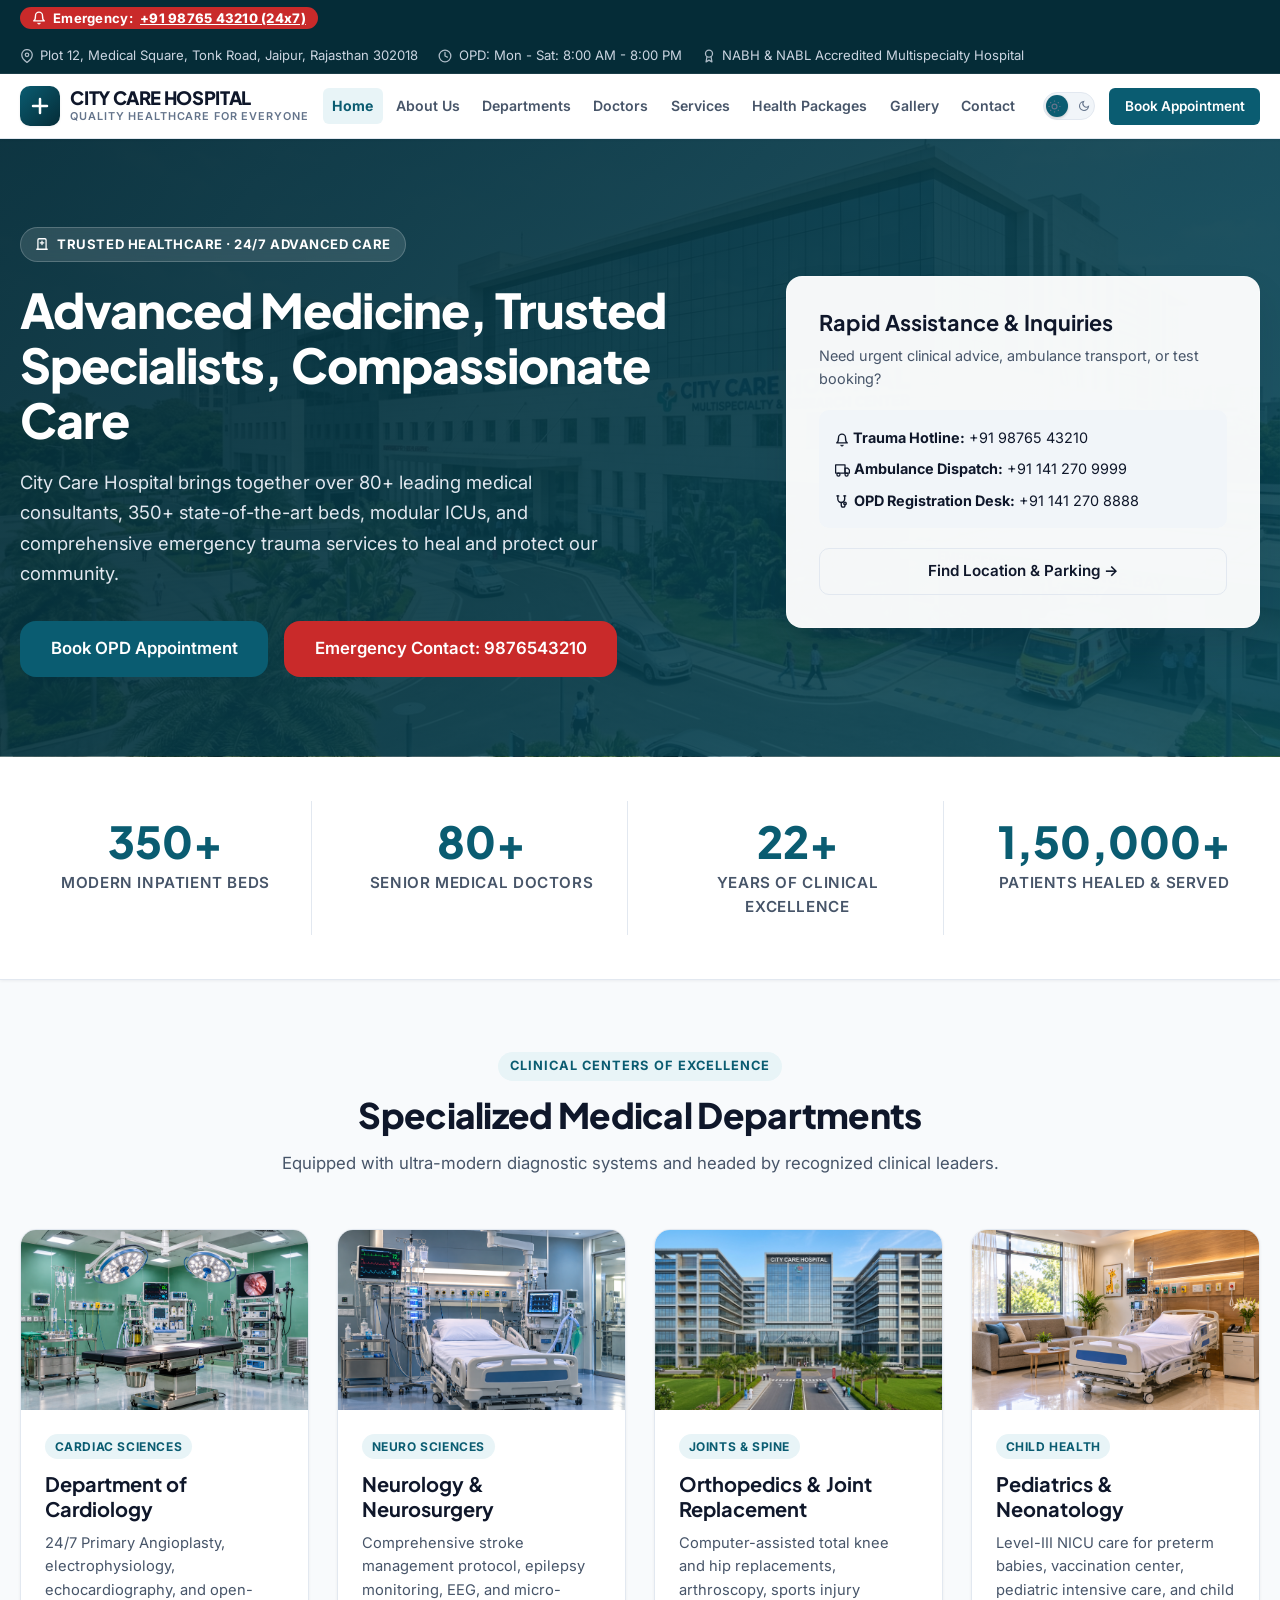
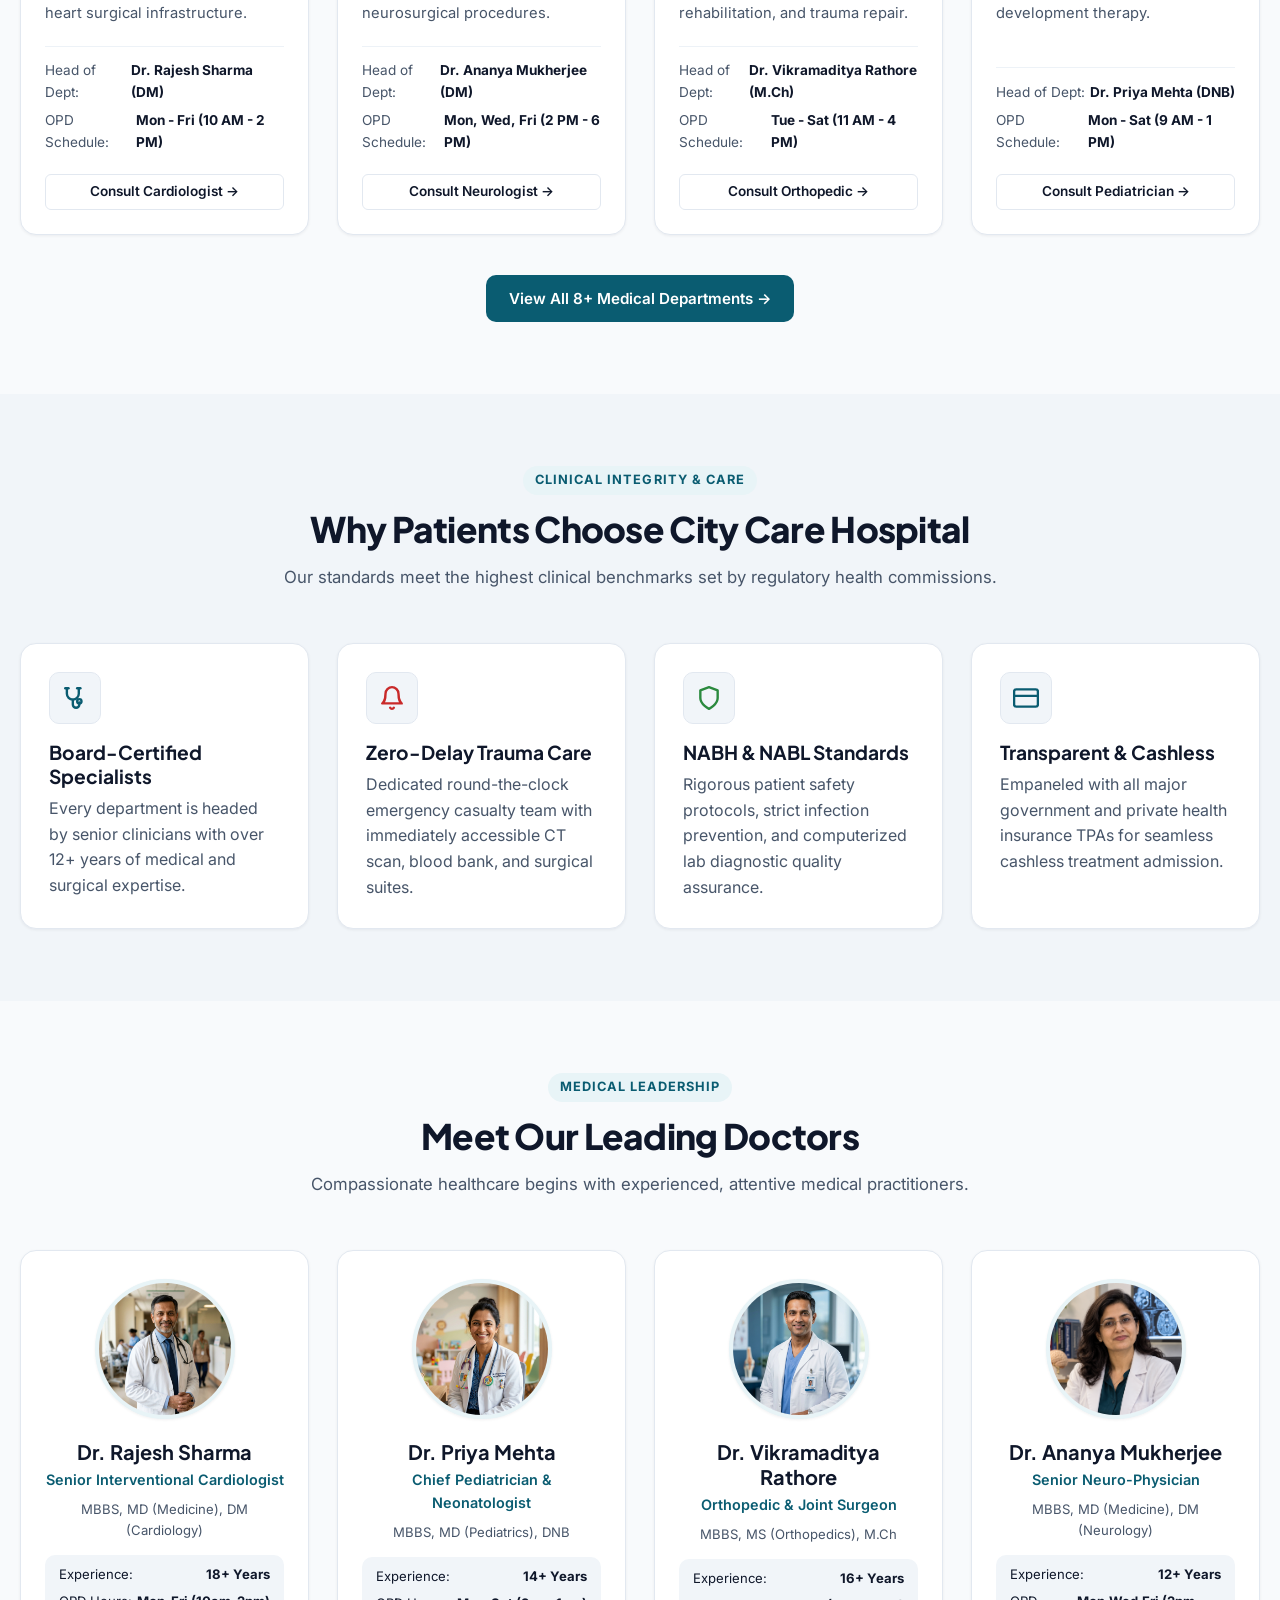
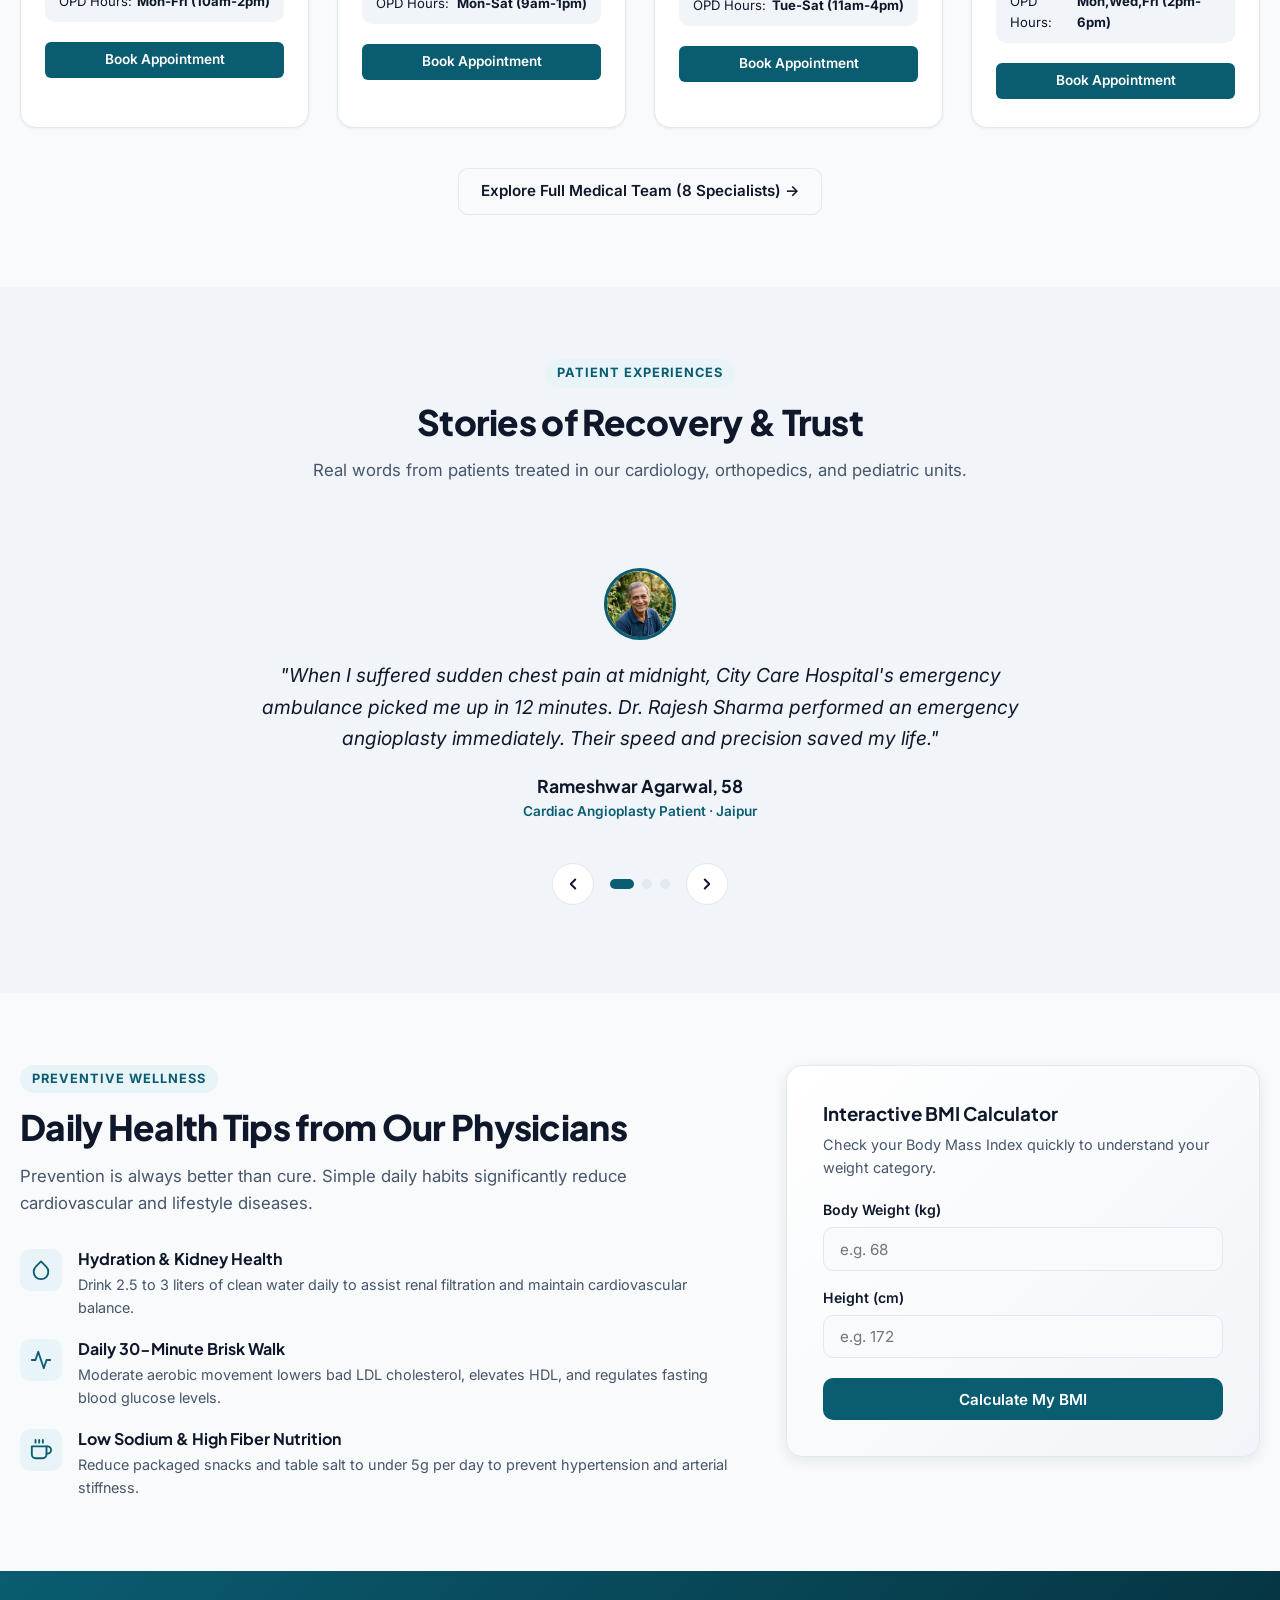
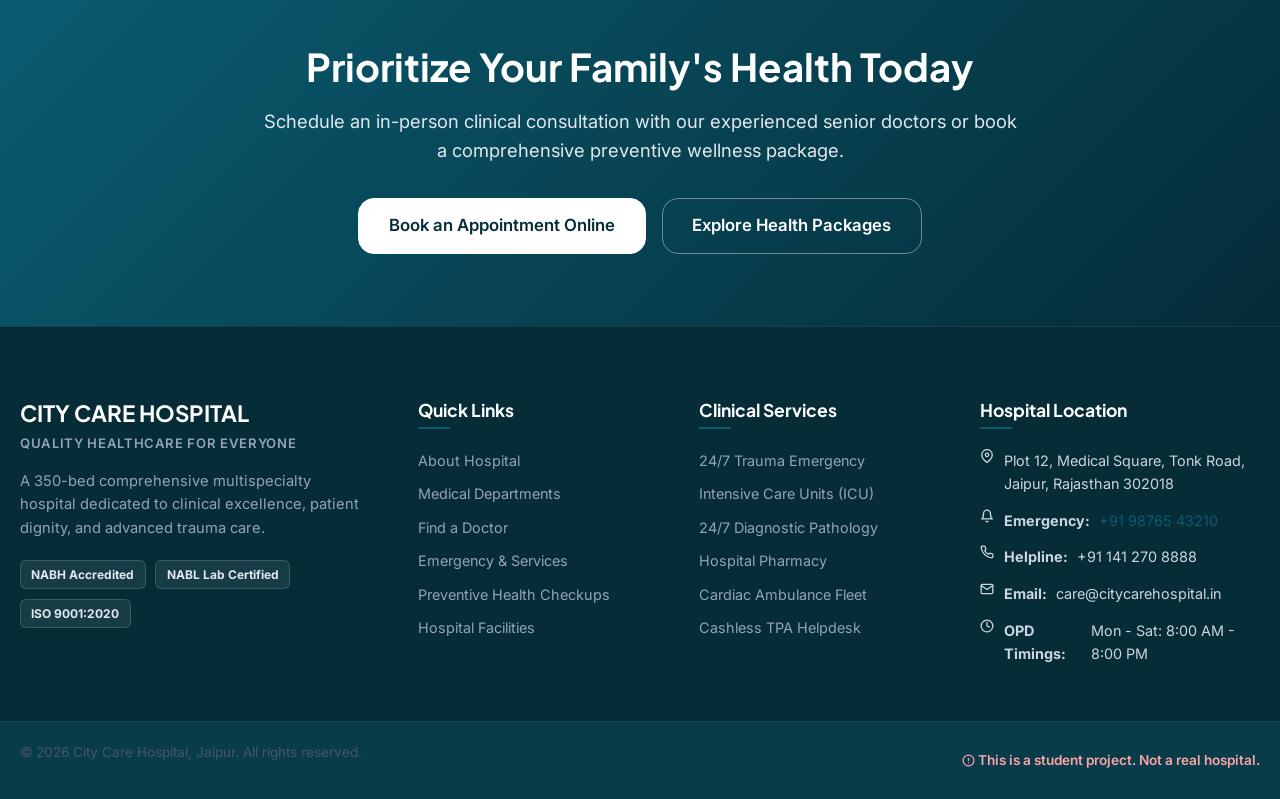
<file: index.html>
<!DOCTYPE html>
<html lang="en">
<head>
  <meta charset="UTF-8">
  <meta name="viewport" content="width=device-width, initial-scale=1.0">
  <title>City Care Hospital | Premier Multispecialty Healthcare &amp; Emergency Center</title>
  <meta name="description" content="City Care Hospital provides compassionate, high-standard medical care with 24/7 trauma emergency, advanced ICUs, NABH accreditation, and renowned specialist doctors.">
  <link rel="stylesheet" href="css/style.css">
</head>
<body>

    <!-- Top Emergency & Announcement Bar -->
  <aside class="top-bar" aria-label="Hospital emergency line and quick announcement">
    <div class="container top-bar-container">
      <div class="top-bar-emergency">
        <svg class="icon-svg" viewBox="0 0 24 24" width="14" height="14" fill="none" stroke="currentColor" stroke-width="2.3" stroke-linecap="round" stroke-linejoin="round" aria-hidden="true"><path d="M18 8A6 6 0 0 0 6 8c0 7-3 9-3 9h18s-3-2-3-9"></path><path d="M13.73 21a2 2 0 0 1-3.46 0"></path></svg>
        <span>Emergency:</span>
        <a href="tel:+919876543210">+91 98765 43210 (24x7)</a>
      </div>
      <div class="top-bar-info">
        <span><svg class="icon-svg" viewBox="0 0 24 24" width="14" height="14" fill="none" stroke="currentColor" stroke-width="2.2" stroke-linecap="round" stroke-linejoin="round" aria-hidden="true"><path d="M21 10c0 7-9 13-9 13s-9-6-9-13a9 9 0 0 1 18 0z"></path><circle cx="12" cy="10" r="3"></circle></svg> Plot 12, Medical Square, Tonk Road, Jaipur, Rajasthan 302018</span>
        <span><svg class="icon-svg" viewBox="0 0 24 24" width="14" height="14" fill="none" stroke="currentColor" stroke-width="2.2" stroke-linecap="round" stroke-linejoin="round" aria-hidden="true"><circle cx="12" cy="12" r="10"></circle><polyline points="12 6 12 12 16 14"></polyline></svg> OPD: Mon - Sat: 8:00 AM - 8:00 PM</span>
        <span><svg class="icon-svg" viewBox="0 0 24 24" width="14" height="14" fill="none" stroke="currentColor" stroke-width="2.2" stroke-linecap="round" stroke-linejoin="round" aria-hidden="true"><circle cx="12" cy="8" r="6"></circle><path d="M15.477 12.89 17 22l-5-3-5 3 1.523-9.11"></path></svg> NABH &amp; NABL Accredited Multispecialty Hospital</span>
      </div>
    </div>
  </aside>

  <!-- Sticky Site Navigation Header -->
  <header class="site-header">
    <div class="container nav-wrapper">
      <a href="index.html" class="brand" aria-label="City Care Hospital Home">
        <div class="brand-icon" aria-hidden="true">
          <svg viewBox="0 0 24 24" width="24" height="24" fill="none" stroke="currentColor" stroke-width="2.5" stroke-linecap="round" stroke-linejoin="round">
            <line x1="12" y1="5" x2="12" y2="19"></line>
            <line x1="5" y1="12" x2="19" y2="12"></line>
          </svg>
        </div>
        <div class="brand-text">
          <h1>CITY CARE HOSPITAL</h1>
          <p>Quality Healthcare for Everyone</p>
        </div>
      </a>

      <!-- Primary Navigation Links -->
      <nav aria-label="Primary navigation">
        <ul class="nav-menu" id="navMenu">
          <li><a href="index.html" class="nav-link">Home</a></li>
          <li><a href="about.html" class="nav-link">About Us</a></li>
          <li><a href="departments.html" class="nav-link">Departments</a></li>
          <li><a href="doctors.html" class="nav-link">Doctors</a></li>
          <li><a href="services.html" class="nav-link">Services</a></li>
          <li><a href="health-packages.html" class="nav-link">Health Packages</a></li>
          <li><a href="gallery.html" class="nav-link">Gallery</a></li>
          <li><a href="contact.html" class="nav-link">Contact</a></li>
        </ul>
      </nav>

      <!-- Action Items & Theme Switcher -->
      <div class="header-actions">
        <button id="themeToggle" class="theme-switch" role="switch" aria-checked="false" aria-label="Switch visual theme" title="Toggle dark/light mode">
          <span class="switch-track">
            <span class="switch-icon" aria-hidden="true">
              <svg viewBox="0 0 24 24" width="13" height="13" fill="none" stroke="currentColor" stroke-width="2.2">
                <circle cx="12" cy="12" r="4.5"></circle>
                <line x1="12" y1="1" x2="12" y2="3"></line>
                <line x1="12" y1="21" x2="12" y2="23"></line>
                <line x1="4.22" y1="4.22" x2="5.64" y2="5.64"></line>
                <line x1="18.36" y1="18.36" x2="19.78" y2="19.78"></line>
                <line x1="1" y1="12" x2="3" y2="12"></line>
                <line x1="21" y1="12" x2="23" y2="12"></line>
                <line x1="4.22" y1="19.78" x2="5.64" y2="18.36"></line>
                <line x1="18.36" y1="5.64" x2="19.78" y2="4.22"></line>
              </svg>
            </span>
            <span class="switch-icon" aria-hidden="true">
              <svg viewBox="0 0 24 24" width="12" height="12" fill="none" stroke="currentColor" stroke-width="2.2">
                <path d="M21 12.79A9 9 0 1 1 11.21 3 7 7 0 0 0 21 12.79z"></path>
              </svg>
            </span>
            <span class="switch-thumb"></span>
          </span>
        </button>

        <a href="appointment.html" class="btn btn-primary btn-sm">Book Appointment</a>

        <button class="menu-toggle" id="menuToggle" aria-label="Toggle mobile menu" aria-expanded="false">
          <svg viewBox="0 0 24 24" fill="none" stroke="currentColor" stroke-width="2.2">
            <line x1="3" y1="12" x2="21" y2="12"></line>
            <line x1="3" y1="6" x2="21" y2="6"></line>
            <line x1="3" y1="18" x2="21" y2="18"></line>
          </svg>
        </button>
      </div>
    </div>
  </header>

  <main id="mainContent">

    <!-- Hero Section -->
    <section class="hero-section" aria-label="Hospital Overview and Welcome">
      <div class="container hero-grid">
        <div class="hero-content">
          <span class="hero-tag"><svg class="icon-svg" viewBox="0 0 24 24" width="14" height="14" fill="none" stroke="currentColor" stroke-width="2.2" stroke-linecap="round" stroke-linejoin="round" aria-hidden="true"><path d="M3 21h18"></path><path d="M5 21V5a2 2 0 0 1 2-2h10a2 2 0 0 1 2 2v16"></path><path d="M9 10h6"></path><path d="M12 7v6"></path></svg> Trusted Healthcare · 24/7 Advanced Care</span>
          <h1>Advanced Medicine, Trusted Specialists, Compassionate Care</h1>
          <p class="hero-desc">
            City Care Hospital brings together over 80+ leading medical consultants, 350+ state-of-the-art beds, modular ICUs, and comprehensive emergency trauma services to heal and protect our community.
          </p>
          <div class="hero-actions">
            <a href="appointment.html" class="btn btn-primary btn-lg">Book OPD Appointment</a>
            <a href="tel:+919876543210" class="btn btn-accent btn-lg">Emergency Contact: 9876543210</a>
          </div>
        </div>

        <div class="hero-card">
          <h3>Rapid Assistance &amp; Inquiries</h3>
          <p>Need urgent clinical advice, ambulance transport, or test booking?</p>
          <div class="quick-contact-box">
            <div><svg class="icon-svg" viewBox="0 0 24 24" width="14" height="14" fill="none" stroke="currentColor" stroke-width="2.3" stroke-linecap="round" stroke-linejoin="round" aria-hidden="true"><path d="M18 8A6 6 0 0 0 6 8c0 7-3 9-3 9h18s-3-2-3-9"></path><path d="M13.73 21a2 2 0 0 1-3.46 0"></path></svg> <strong>Trauma Hotline:</strong> +91 98765 43210</div>
            <div><svg class="icon-svg" viewBox="0 0 24 24" width="15" height="15" fill="none" stroke="currentColor" stroke-width="2" stroke-linecap="round" stroke-linejoin="round" aria-hidden="true"><rect x="1" y="3" width="15" height="13"></rect><polygon points="16 8 20 8 23 11 23 16 16 16 16 8"></polygon><circle cx="5.5" cy="18.5" r="2.5"></circle><circle cx="18.5" cy="18.5" r="2.5"></circle></svg> <strong>Ambulance Dispatch:</strong> +91 141 270 9999</div>
            <div><svg class="icon-svg" viewBox="0 0 24 24" width="15" height="15" fill="none" stroke="currentColor" stroke-width="2.2" stroke-linecap="round" stroke-linejoin="round" aria-hidden="true"><path d="M4.5 3v5a5.5 5.5 0 0 0 11 0V3"></path><path d="M3 3h3"></path><path d="M14 3h3"></path><path d="M10 13.5V18a3 3 0 0 0 6 0v-2"></path><circle cx="16" cy="15" r="2"></circle></svg> <strong>OPD Registration Desk:</strong> +91 141 270 8888</div>
          </div>
          <a href="contact.html" class="btn btn-outline btn-block">Find Location &amp; Parking →</a>
        </div>
      </div>
    </section>

    <!-- Key Statistics Banner (Animated Counters) -->
    <section class="stats-banner" aria-label="Institutional Performance Statistics">
      <h2 class="sr-only">Key Hospital Statistics</h2>
      <div class="container stats-grid">
        <div class="stat-item">
          <div class="stat-value" data-target="350" data-suffix="+">350+</div>
          <p class="stat-label">Modern Inpatient Beds</p>
        </div>
        <div class="stat-item">
          <div class="stat-value" data-target="80" data-suffix="+">80+</div>
          <p class="stat-label">Senior Medical Doctors</p>
        </div>
        <div class="stat-item">
          <div class="stat-value" data-target="22" data-suffix="+">22+</div>
          <p class="stat-label">Years of Clinical Excellence</p>
        </div>
        <div class="stat-item">
          <div class="stat-value" data-target="150000" data-suffix="+">1,50,000+</div>
          <p class="stat-label">Patients Healed &amp; Served</p>
        </div>
      </div>
    </section>

    <!-- Featured Departments Section -->
    <section class="section">
      <div class="container">
        <div class="section-header">
          <span class="section-tag">Clinical Centers of Excellence</span>
          <h2 class="section-title">Specialized Medical Departments</h2>
          <p class="section-desc">Equipped with ultra-modern diagnostic systems and headed by recognized clinical leaders.</p>
        </div>

        <div class="card-grid">
          <!-- Cardiology -->
          <article class="card">
            <div class="card-img-wrap">
              <img src="images/operation-theatre.jpg" alt="Cardiac Catheterization Lab" loading="lazy">
            </div>
            <div class="card-body">
              <span class="card-badge">Cardiac Sciences</span>
              <h3 class="card-title">Department of Cardiology</h3>
              <p class="card-text">24/7 Primary Angioplasty, electrophysiology, echocardiography, and open-heart surgical infrastructure.</p>
              <ul class="card-meta-list">
                <li><span>Head of Dept:</span> <strong>Dr. Rajesh Sharma (DM)</strong></li>
                <li><span>OPD Schedule:</span> <strong>Mon - Fri (10 AM - 2 PM)</strong></li>
              </ul>
              <a href="appointment.html?department=cardiology" class="btn btn-outline btn-sm">Consult Cardiologist →</a>
            </div>
          </article>

          <!-- Neurology -->
          <article class="card">
            <div class="card-img-wrap">
              <img src="images/icu.jpg" alt="Neuro Intensive Care Unit" loading="lazy">
            </div>
            <div class="card-body">
              <span class="card-badge">Neuro Sciences</span>
              <h3 class="card-title">Neurology &amp; Neurosurgery</h3>
              <p class="card-text">Comprehensive stroke management protocol, epilepsy monitoring, EEG, and micro-neurosurgical procedures.</p>
              <ul class="card-meta-list">
                <li><span>Head of Dept:</span> <strong>Dr. Ananya Mukherjee (DM)</strong></li>
                <li><span>OPD Schedule:</span> <strong>Mon, Wed, Fri (2 PM - 6 PM)</strong></li>
              </ul>
              <a href="appointment.html?department=neurology" class="btn btn-outline btn-sm">Consult Neurologist →</a>
            </div>
          </article>

          <!-- Orthopedics -->
          <article class="card">
            <div class="card-img-wrap">
              <img src="images/building.jpg" alt="Orthopedic and Trauma Center" loading="lazy">
            </div>
            <div class="card-body">
              <span class="card-badge">Joints &amp; Spine</span>
              <h3 class="card-title">Orthopedics &amp; Joint Replacement</h3>
              <p class="card-text">Computer-assisted total knee and hip replacements, arthroscopy, sports injury rehabilitation, and trauma repair.</p>
              <ul class="card-meta-list">
                <li><span>Head of Dept:</span> <strong>Dr. Vikramaditya Rathore (M.Ch)</strong></li>
                <li><span>OPD Schedule:</span> <strong>Tue - Sat (11 AM - 4 PM)</strong></li>
              </ul>
              <a href="appointment.html?department=orthopedics" class="btn btn-outline btn-sm">Consult Orthopedic →</a>
            </div>
          </article>

          <!-- Pediatrics -->
          <article class="card">
            <div class="card-img-wrap">
              <img src="images/patient-room.jpg" alt="Pediatric and Neonatal Care Ward" loading="lazy">
            </div>
            <div class="card-body">
              <span class="card-badge">Child Health</span>
              <h3 class="card-title">Pediatrics &amp; Neonatology</h3>
              <p class="card-text">Level-III NICU care for preterm babies, vaccination center, pediatric intensive care, and child development therapy.</p>
              <ul class="card-meta-list">
                <li><span>Head of Dept:</span> <strong>Dr. Priya Mehta (DNB)</strong></li>
                <li><span>OPD Schedule:</span> <strong>Mon - Sat (9 AM - 1 PM)</strong></li>
              </ul>
              <a href="appointment.html?department=pediatrics" class="btn btn-outline btn-sm">Consult Pediatrician →</a>
            </div>
          </article>
        </div>

        <div style="text-align: center; margin-top: 2.5rem;">
          <a href="departments.html" class="btn btn-primary">View All 8+ Medical Departments →</a>
        </div>
      </div>
    </section>

    <!-- Why Choose Us Section -->
    <section class="section section-muted">
      <div class="container">
        <div class="section-header">
          <span class="section-tag">Clinical Integrity &amp; Care</span>
          <h2 class="section-title">Why Patients Choose City Care Hospital</h2>
          <p class="section-desc">Our standards meet the highest clinical benchmarks set by regulatory health commissions.</p>
        </div>

        <div class="card-grid">
          <div class="card" style="padding: 1.75rem;">
            <div class="why-us-icon-box" style="color: var(--primary);"><svg class="icon-svg" viewBox="0 0 24 24" width="26" height="26" fill="none" stroke="currentColor" stroke-width="2.2" stroke-linecap="round" stroke-linejoin="round" aria-hidden="true"><path d="M4.5 3v5a5.5 5.5 0 0 0 11 0V3"></path><path d="M3 3h3"></path><path d="M14 3h3"></path><path d="M10 13.5V18a3 3 0 0 0 6 0v-2"></path><circle cx="16" cy="15" r="2"></circle></svg></div>
            <h3 style="font-size: 1.2rem; margin-bottom: 0.5rem;">Board-Certified Specialists</h3>
            <p>Every department is headed by senior clinicians with over 12+ years of medical and surgical expertise.</p>
          </div>

          <div class="card" style="padding: 1.75rem;">
            <div class="why-us-icon-box" style="color: var(--accent);"><svg class="icon-svg" viewBox="0 0 24 24" width="26" height="26" fill="none" stroke="currentColor" stroke-width="2.2" stroke-linecap="round" stroke-linejoin="round" aria-hidden="true"><path d="M18 8A6 6 0 0 0 6 8c0 7-3 9-3 9h18s-3-2-3-9"></path><path d="M13.73 21a2 2 0 0 1-3.46 0"></path></svg></div>
            <h3 style="font-size: 1.2rem; margin-bottom: 0.5rem;">Zero-Delay Trauma Care</h3>
            <p>Dedicated round-the-clock emergency casualty team with immediately accessible CT scan, blood bank, and surgical suites.</p>
          </div>

          <div class="card" style="padding: 1.75rem;">
            <div class="why-us-icon-box" style="color: var(--health-green);"><svg class="icon-svg" viewBox="0 0 24 24" width="26" height="26" fill="none" stroke="currentColor" stroke-width="2.2" stroke-linecap="round" stroke-linejoin="round" aria-hidden="true"><path d="M12 22s8-4 8-10V5l-8-3-8 3v7c0 6 8 10 8 10z"></path></svg></div>
            <h3 style="font-size: 1.2rem; margin-bottom: 0.5rem;">NABH &amp; NABL Standards</h3>
            <p>Rigorous patient safety protocols, strict infection prevention, and computerized lab diagnostic quality assurance.</p>
          </div>

          <div class="card" style="padding: 1.75rem;">
            <div class="why-us-icon-box" style="color: var(--primary);"><svg class="icon-svg" viewBox="0 0 24 24" width="26" height="26" fill="none" stroke="currentColor" stroke-width="2.2" stroke-linecap="round" stroke-linejoin="round" aria-hidden="true"><rect x="1" y="4" width="22" height="16" rx="2" ry="2"></rect><line x1="1" y1="10" x2="23" y2="10"></line></svg></div>
            <h3 style="font-size: 1.2rem; margin-bottom: 0.5rem;">Transparent &amp; Cashless</h3>
            <p>Empaneled with all major government and private health insurance TPAs for seamless cashless treatment admission.</p>
          </div>
        </div>
      </div>
    </section>

    <!-- Featured Doctor Highlights -->
    <section class="section">
      <div class="container">
        <div class="section-header">
          <span class="section-tag">Medical Leadership</span>
          <h2 class="section-title">Meet Our Leading Doctors</h2>
          <p class="section-desc">Compassionate healthcare begins with experienced, attentive medical practitioners.</p>
        </div>

        <div class="card-grid">
          <!-- Doctor 1 -->
          <article class="card doctor-card">
            <div class="doctor-avatar-wrap">
              <img src="images/doctor-1.jpg" alt="Portrait of Dr. Rajesh Sharma" loading="lazy">
            </div>
            <h3 class="doctor-name">Dr. Rajesh Sharma</h3>
            <p class="doctor-spec">Senior Interventional Cardiologist</p>
            <p class="doctor-qual">MBBS, MD (Medicine), DM (Cardiology)</p>
            <div class="doctor-details-pill">
              <div><span>Experience:</span> <strong>18+ Years</strong></div>
              <div><span>OPD Hours:</span> <strong>Mon-Fri (10am-2pm)</strong></div>
            </div>
            <a href="appointment.html?doctor=Dr.+Rajesh+Sharma&department=cardiology" class="btn btn-primary btn-sm btn-block">Book Appointment</a>
          </article>

          <!-- Doctor 2 -->
          <article class="card doctor-card">
            <div class="doctor-avatar-wrap">
              <img src="images/doctor-2.jpg" alt="Portrait of Dr. Priya Mehta" loading="lazy">
            </div>
            <h3 class="doctor-name">Dr. Priya Mehta</h3>
            <p class="doctor-spec">Chief Pediatrician &amp; Neonatologist</p>
            <p class="doctor-qual">MBBS, MD (Pediatrics), DNB</p>
            <div class="doctor-details-pill">
              <div><span>Experience:</span> <strong>14+ Years</strong></div>
              <div><span>OPD Hours:</span> <strong>Mon-Sat (9am-1pm)</strong></div>
            </div>
            <a href="appointment.html?doctor=Dr.+Priya+Mehta&department=pediatrics" class="btn btn-primary btn-sm btn-block">Book Appointment</a>
          </article>

          <!-- Doctor 3 -->
          <article class="card doctor-card">
            <div class="doctor-avatar-wrap">
              <img src="images/doctor-3.jpg" alt="Portrait of Dr. Vikramaditya Rathore" loading="lazy">
            </div>
            <h3 class="doctor-name">Dr. Vikramaditya Rathore</h3>
            <p class="doctor-spec">Orthopedic &amp; Joint Surgeon</p>
            <p class="doctor-qual">MBBS, MS (Orthopedics), M.Ch</p>
            <div class="doctor-details-pill">
              <div><span>Experience:</span> <strong>16+ Years</strong></div>
              <div><span>OPD Hours:</span> <strong>Tue-Sat (11am-4pm)</strong></div>
            </div>
            <a href="appointment.html?doctor=Dr.+Vikramaditya+Rathore&department=orthopedics" class="btn btn-primary btn-sm btn-block">Book Appointment</a>
          </article>

          <!-- Doctor 4 -->
          <article class="card doctor-card">
            <div class="doctor-avatar-wrap">
              <img src="images/doctor-4.jpg" alt="Portrait of Dr. Ananya Mukherjee" loading="lazy">
            </div>
            <h3 class="doctor-name">Dr. Ananya Mukherjee</h3>
            <p class="doctor-spec">Senior Neuro-Physician</p>
            <p class="doctor-qual">MBBS, MD (Medicine), DM (Neurology)</p>
            <div class="doctor-details-pill">
              <div><span>Experience:</span> <strong>12+ Years</strong></div>
              <div><span>OPD Hours:</span> <strong>Mon,Wed,Fri (2pm-6pm)</strong></div>
            </div>
            <a href="appointment.html?doctor=Dr.+Ananya+Mukherjee&department=neurology" class="btn btn-primary btn-sm btn-block">Book Appointment</a>
          </article>
        </div>

        <div style="text-align: center; margin-top: 2.5rem;">
          <a href="doctors.html" class="btn btn-outline">Explore Full Medical Team (8 Specialists) →</a>
        </div>
      </div>
    </section>

    <!-- Testimonials Slider -->
    <section class="section section-muted" aria-label="Patient Testimonials">
      <div class="container">
        <div class="section-header">
          <span class="section-tag">Patient Experiences</span>
          <h2 class="section-title">Stories of Recovery &amp; Trust</h2>
          <p class="section-desc">Real words from patients treated in our cardiology, orthopedics, and pediatric units.</p>
        </div>

        <div class="testimonial-slider" aria-live="polite">
          <!-- Slide 1 -->
          <div class="slide active">
            <div class="slide-avatar">
              <img src="images/testimonial-1.jpg" alt="Patient Rameshwar Agarwal" loading="lazy">
            </div>
            <blockquote class="slide-quote">
              "When I suffered sudden chest pain at midnight, City Care Hospital's emergency ambulance picked me up in 12 minutes. Dr. Rajesh Sharma performed an emergency angioplasty immediately. Their speed and precision saved my life."
            </blockquote>
            <div class="slide-author">
              <h3>Rameshwar Agarwal, 58</h3>
              <p>Cardiac Angioplasty Patient · Jaipur</p>
            </div>
          </div>

          <!-- Slide 2 -->
          <div class="slide">
            <div class="slide-avatar">
              <img src="images/testimonial-2.jpg" alt="Patient Sunita Verma" loading="lazy">
            </div>
            <blockquote class="slide-quote">
              "My knee osteoarthritis had made walking impossible. Dr. Vikramaditya Rathore performed bilateral knee replacement. Within three weeks, with their in-house physiotherapy team, I was walking pain-free."
            </blockquote>
            <div class="slide-author">
              <h3>Sunita Verma, 64</h3>
              <p>Total Knee Replacement Patient · Tonk</p>
            </div>
          </div>

          <!-- Slide 3 -->
          <div class="slide">
            <div class="slide-avatar">
              <img src="images/testimonial-3.jpg" alt="Parent Mohit Saxena" loading="lazy">
            </div>
            <blockquote class="slide-quote">
              "Our premature baby was in the NICU for 18 days under Dr. Priya Mehta's care. The doctors and nurses treated our child like family. Today he is healthy and thriving. We are forever grateful to City Care Hospital."
            </blockquote>
            <div class="slide-author">
              <h3>Mohit &amp; Kavita Saxena</h3>
              <p>Parents of NICU Graduate Baby Aarav · Ajmer</p>
            </div>
          </div>

          <!-- Slider Controls -->
          <div class="slider-controls">
            <button class="slider-btn" id="prevTestimonial" aria-label="Previous patient story"><svg class="icon-svg" viewBox="0 0 24 24" width="18" height="18" fill="none" stroke="currentColor" stroke-width="2.5" stroke-linecap="round" stroke-linejoin="round" aria-hidden="true"><polyline points="15 18 9 12 15 6"></polyline></svg></button>
            <div class="slider-dots" id="testimonialDots"></div>
            <button class="slider-btn" id="nextTestimonial" aria-label="Next patient story"><svg class="icon-svg" viewBox="0 0 24 24" width="18" height="18" fill="none" stroke="currentColor" stroke-width="2.5" stroke-linecap="round" stroke-linejoin="round" aria-hidden="true"><polyline points="9 18 15 12 9 6"></polyline></svg></button>
          </div>
        </div>
      </div>
    </section>

    <!-- Health Tips & Interactive BMI Calculator Section -->
    <section class="section">
      <div class="container">
        <div class="hero-grid" style="align-items: flex-start;">
          <div>
            <span class="section-tag">Preventive Wellness</span>
            <h2 class="section-title">Daily Health Tips from Our Physicians</h2>
            <p class="section-desc">Prevention is always better than cure. Simple daily habits significantly reduce cardiovascular and lifestyle diseases.</p>

            <div style="display: flex; flex-direction: column; gap: 1.25rem; margin-top: 2rem;">
              <div style="display: flex; gap: 1rem; align-items: flex-start;">
                <div class="health-tip-icon" style="color: var(--primary);"><svg class="icon-svg" viewBox="0 0 24 24" width="22" height="22" fill="none" stroke="currentColor" stroke-width="2" stroke-linecap="round" stroke-linejoin="round" aria-hidden="true"><path d="M12 2.69l5.66 5.66a8 8 0 1 1-11.31 0z"></path></svg></div>
                <div>
                  <h4 style="margin-bottom: 0.25rem;">Hydration &amp; Kidney Health</h4>
                  <p style="font-size: 0.9rem;">Drink 2.5 to 3 liters of clean water daily to assist renal filtration and maintain cardiovascular balance.</p>
                </div>
              </div>

              <div style="display: flex; gap: 1rem; align-items: flex-start;">
                <div class="health-tip-icon" style="color: var(--primary);"><svg class="icon-svg" viewBox="0 0 24 24" width="22" height="22" fill="none" stroke="currentColor" stroke-width="2" stroke-linecap="round" stroke-linejoin="round" aria-hidden="true"><polyline points="22 12 18 12 15 21 9 3 6 12 2 12"></polyline></svg></div>
                <div>
                  <h4 style="margin-bottom: 0.25rem;">Daily 30-Minute Brisk Walk</h4>
                  <p style="font-size: 0.9rem;">Moderate aerobic movement lowers bad LDL cholesterol, elevates HDL, and regulates fasting blood glucose levels.</p>
                </div>
              </div>

              <div style="display: flex; gap: 1rem; align-items: flex-start;">
                <div class="health-tip-icon" style="color: var(--primary);"><svg class="icon-svg" viewBox="0 0 24 24" width="22" height="22" fill="none" stroke="currentColor" stroke-width="2" stroke-linecap="round" stroke-linejoin="round" aria-hidden="true"><path d="M18 8h1a4 4 0 0 1 0 8h-1"></path><path d="M2 8h16v9a4 4 0 0 1-4 4H6a4 4 0 0 1-4-4V8z"></path><line x1="6" y1="1" x2="6" y2="4"></line><line x1="10" y1="1" x2="10" y2="4"></line><line x1="14" y1="1" x2="14" y2="4"></line></svg></div>
                <div>
                  <h4 style="margin-bottom: 0.25rem;">Low Sodium &amp; High Fiber Nutrition</h4>
                  <p style="font-size: 0.9rem;">Reduce packaged snacks and table salt to under 5g per day to prevent hypertension and arterial stiffness.</p>
                </div>
              </div>
            </div>
          </div>

          <!-- BMI Calculator Interactive Widget -->
          <div class="bmi-widget-card">
            <h3 style="margin-bottom: 0.5rem;">Interactive BMI Calculator</h3>
            <p style="font-size: 0.9rem; margin-bottom: 1.25rem;">Check your Body Mass Index quickly to understand your weight category.</p>

            <form id="bmiCalculatorForm">
              <div class="form-group" style="margin-bottom: 1rem;">
                <label for="bmiWeight" class="form-label">Body Weight (kg)</label>
                <input type="number" id="bmiWeight" class="form-control" placeholder="e.g. 68" step="0.5" required min="10" max="250">
              </div>

              <div class="form-group" style="margin-bottom: 1.25rem;">
                <label for="bmiHeight" class="form-label">Height (cm)</label>
                <input type="number" id="bmiHeight" class="form-control" placeholder="e.g. 172" step="1" required min="50" max="250">
              </div>

              <button type="submit" class="btn btn-primary btn-block">Calculate My BMI</button>
            </form>

            <div class="bmi-result-box" id="bmiResult">
              <div class="bmi-score-number" id="bmiScore">--</div>
              <div style="margin-bottom: 0.5rem;">
                <span class="bmi-category-badge" id="bmiCategory">Healthy</span>
              </div>
              <p style="font-size: 0.85rem; margin: 0;" id="bmiAdvice">Your result interpretation will appear here.</p>
            </div>
          </div>
        </div>
      </div>
    </section>

    <!-- Call to Action Banner -->
    <section class="section" style="background: linear-gradient(135deg, var(--primary), var(--primary-dark)); color: #ffffff; text-align: center;">
      <div class="container" style="max-width: 800px;">
        <h2 style="color: #ffffff; font-size: 2.4rem; margin-bottom: 1rem;">Prioritize Your Family's Health Today</h2>
        <p style="color: #e2e8f0; font-size: 1.15rem; margin-bottom: 2rem;">
          Schedule an in-person clinical consultation with our experienced senior doctors or book a comprehensive preventive wellness package.
        </p>
        <div style="display: flex; gap: 1rem; justify-content: center; flex-wrap: wrap;">
          <a href="appointment.html" class="btn btn-white btn-lg">Book an Appointment Online</a>
          <a href="health-packages.html" class="btn btn-outline btn-lg" style="color: #ffffff; border-color: rgba(255,255,255,0.4);">Explore Health Packages</a>
        </div>
      </div>
    </section>

  </main>

  <!-- Shared Footer -->
  <footer class="site-footer">
    <div class="container">
      <div class="footer-grid">
        <div class="footer-brand">
          <h2>CITY CARE HOSPITAL</h2>
          <p class="footer-tagline">Quality Healthcare for Everyone</p>
          <p class="footer-desc">
            A 350-bed comprehensive multispecialty hospital dedicated to clinical excellence, patient dignity, and advanced trauma care.
          </p>
          <div class="footer-accreditations">
            <span class="accred-badge">NABH Accredited</span>
            <span class="accred-badge">NABL Lab Certified</span>
            <span class="accred-badge">ISO 9001:2020</span>
          </div>
        </div>

        <div class="footer-column">
          <h3>Quick Links</h3>
          <ul class="footer-links">
            <li><a href="about.html">About Hospital</a></li>
            <li><a href="departments.html">Medical Departments</a></li>
            <li><a href="doctors.html">Find a Doctor</a></li>
            <li><a href="services.html">Emergency &amp; Services</a></li>
            <li><a href="health-packages.html">Preventive Health Checkups</a></li>
            <li><a href="gallery.html">Hospital Facilities</a></li>
          </ul>
        </div>

        <div class="footer-column">
          <h3>Clinical Services</h3>
          <ul class="footer-links">
            <li><a href="services.html#emergency">24/7 Trauma Emergency</a></li>
            <li><a href="services.html#icu">Intensive Care Units (ICU)</a></li>
            <li><a href="services.html#lab">24/7 Diagnostic Pathology</a></li>
            <li><a href="services.html#pharmacy">Hospital Pharmacy</a></li>
            <li><a href="services.html#ambulance">Cardiac Ambulance Fleet</a></li>
            <li><a href="appointment.html">Cashless TPA Helpdesk</a></li>
          </ul>
        </div>

        <div class="footer-column">
          <h3>Hospital Location</h3>
                    <ul class="footer-contact-info">
            <li><svg class="icon-svg" viewBox="0 0 24 24" width="14" height="14" fill="none" stroke="currentColor" stroke-width="2.2" stroke-linecap="round" stroke-linejoin="round" aria-hidden="true"><path d="M21 10c0 7-9 13-9 13s-9-6-9-13a9 9 0 0 1 18 0z"></path><circle cx="12" cy="10" r="3"></circle></svg> <span>Plot 12, Medical Square, Tonk Road, Jaipur, Rajasthan 302018</span></li>
            <li><svg class="icon-svg" viewBox="0 0 24 24" width="14" height="14" fill="none" stroke="currentColor" stroke-width="2.3" stroke-linecap="round" stroke-linejoin="round" aria-hidden="true"><path d="M18 8A6 6 0 0 0 6 8c0 7-3 9-3 9h18s-3-2-3-9"></path><path d="M13.73 21a2 2 0 0 1-3.46 0"></path></svg> <strong>Emergency:</strong> <a href="tel:+919876543210">+91 98765 43210</a></li>
            <li><svg class="icon-svg" viewBox="0 0 24 24" width="14" height="14" fill="none" stroke="currentColor" stroke-width="2.2" stroke-linecap="round" stroke-linejoin="round" aria-hidden="true"><path d="M22 16.92v3a2 2 0 0 1-2.18 2 19.79 19.79 0 0 1-8.63-3.07 19.5 19.5 0 0 1-6-6 19.79 19.79 0 0 1-3.07-8.67A2 2 0 0 1 4.11 2h3a2 2 0 0 1 2 1.72 12.84 12.84 0 0 0 .7 2.81 2 2 0 0 1-.45 2.11L8.09 9.91a16 16 0 0 0 6 6l1.27-1.27a2 2 0 0 1 2.11-.45 12.84 12.84 0 0 0 2.81.7A2 2 0 0 1 22 16.92z"></path></svg> <strong>Helpline:</strong> +91 141 270 8888</li>
            <li><svg class="icon-svg" viewBox="0 0 24 24" width="14" height="14" fill="none" stroke="currentColor" stroke-width="2.2" stroke-linecap="round" stroke-linejoin="round" aria-hidden="true"><path d="M4 4h16c1.1 0 2 .9 2 2v12c0 1.1-.9 2-2 2H4c-1.1 0-2-.9-2-2V6c0-1.1.9-2 2-2z"></path><polyline points="22,6 12,13 2,6"></polyline></svg> <strong>Email:</strong> care@citycarehospital.in</li>
            <li><svg class="icon-svg" viewBox="0 0 24 24" width="14" height="14" fill="none" stroke="currentColor" stroke-width="2.2" stroke-linecap="round" stroke-linejoin="round" aria-hidden="true"><circle cx="12" cy="12" r="10"></circle><polyline points="12 6 12 12 16 14"></polyline></svg> <strong>OPD Timings:</strong> Mon - Sat: 8:00 AM - 8:00 PM</li>
          </ul>
        </div>
      </div>
    </div>

    <div class="footer-bottom">
      <div class="container">
        <p>© 2026 City Care Hospital, Jaipur. All rights reserved.</p>
        <p class="student-disclaimer"><svg class="icon-svg" viewBox="0 0 24 24" width="13" height="13" fill="none" stroke="currentColor" stroke-width="2.2" stroke-linecap="round" stroke-linejoin="round" aria-hidden="true"><circle cx="12" cy="12" r="10"></circle><line x1="12" y1="8" x2="12" y2="12"></line><line x1="12" y1="16" x2="12.01" y2="16"></line></svg> This is a student project. Not a real hospital.</p>
      </div>
    </div>
  </footer>

  <!-- Floating Back-to-Top Button -->
  <button id="backToTop" class="back-to-top" aria-label="Back to top of page">
    <svg viewBox="0 0 24 24" width="20" height="20" fill="none" stroke="currentColor" stroke-width="2.5" stroke-linecap="round" stroke-linejoin="round">
      <polyline points="18 15 12 9 6 15"></polyline>
    </svg>
  </button>

  <script src="js/script.js"></script>
</body>
</html>
</file>
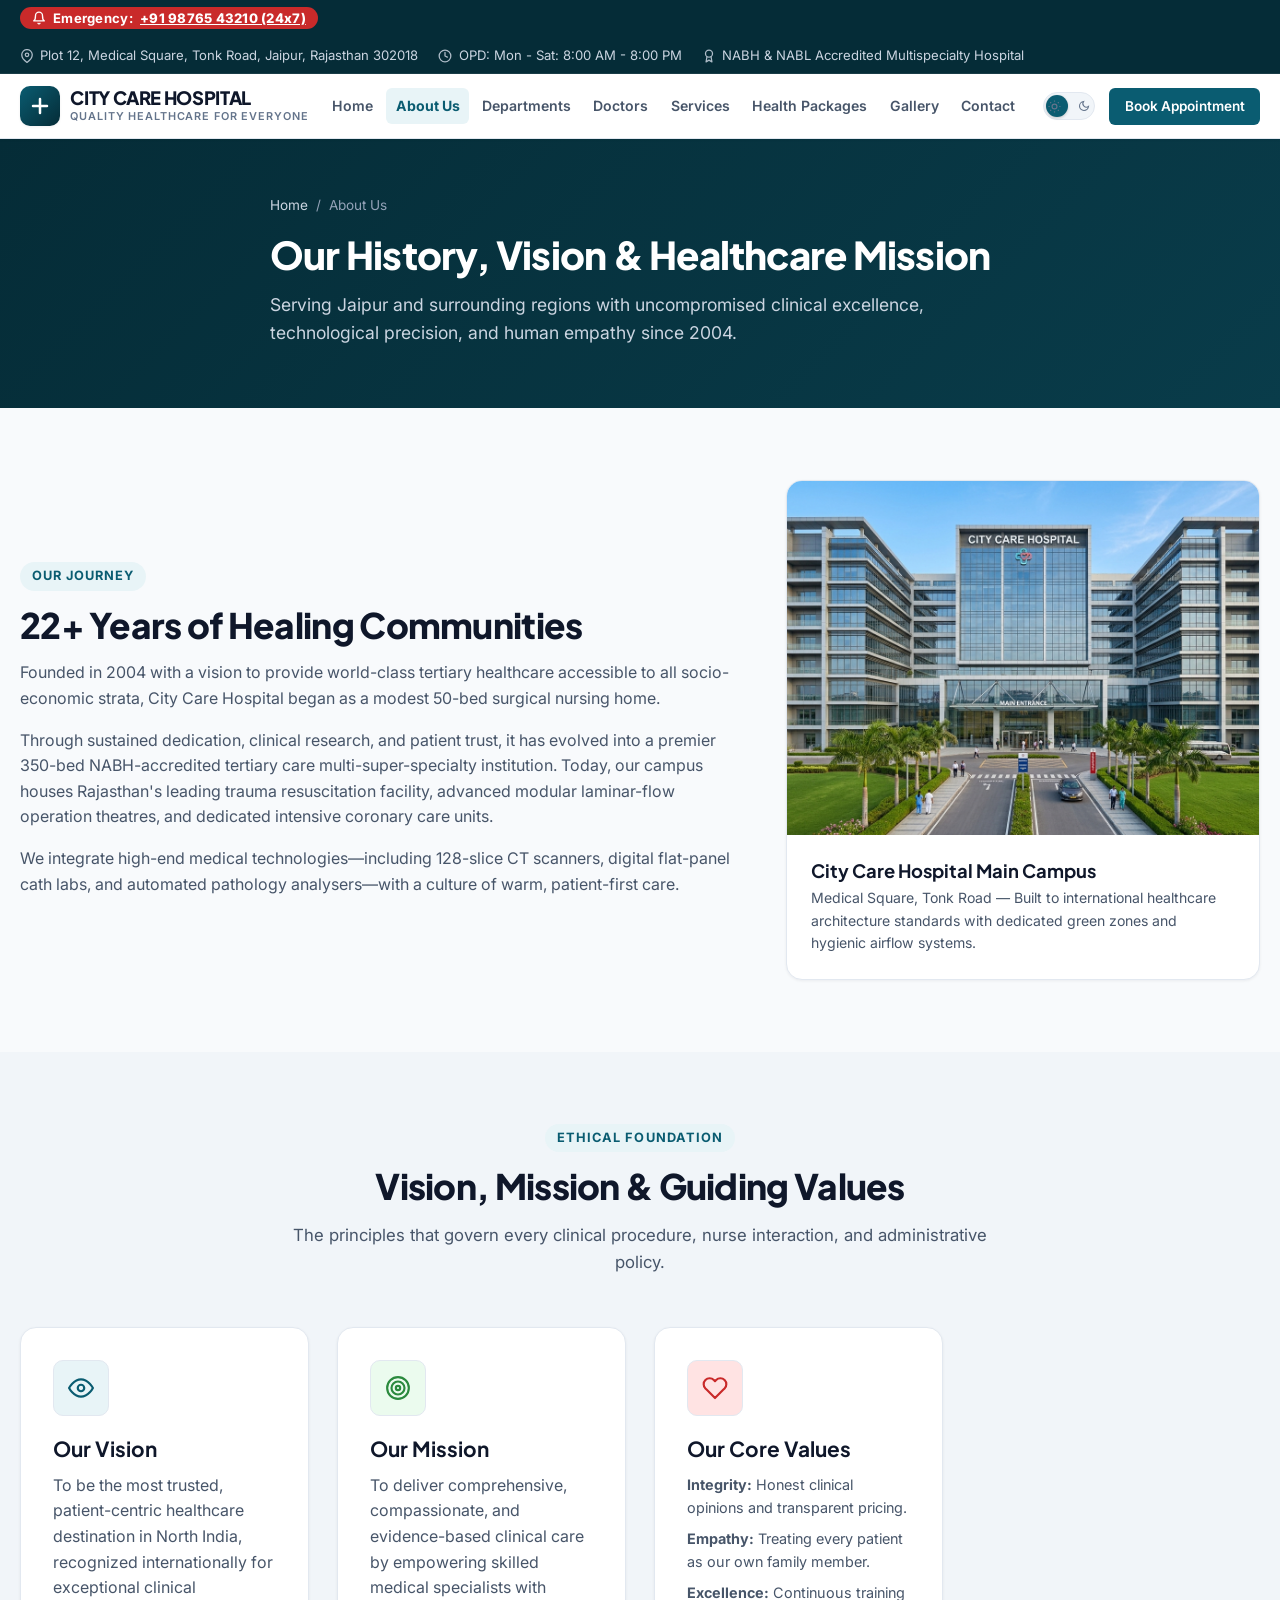
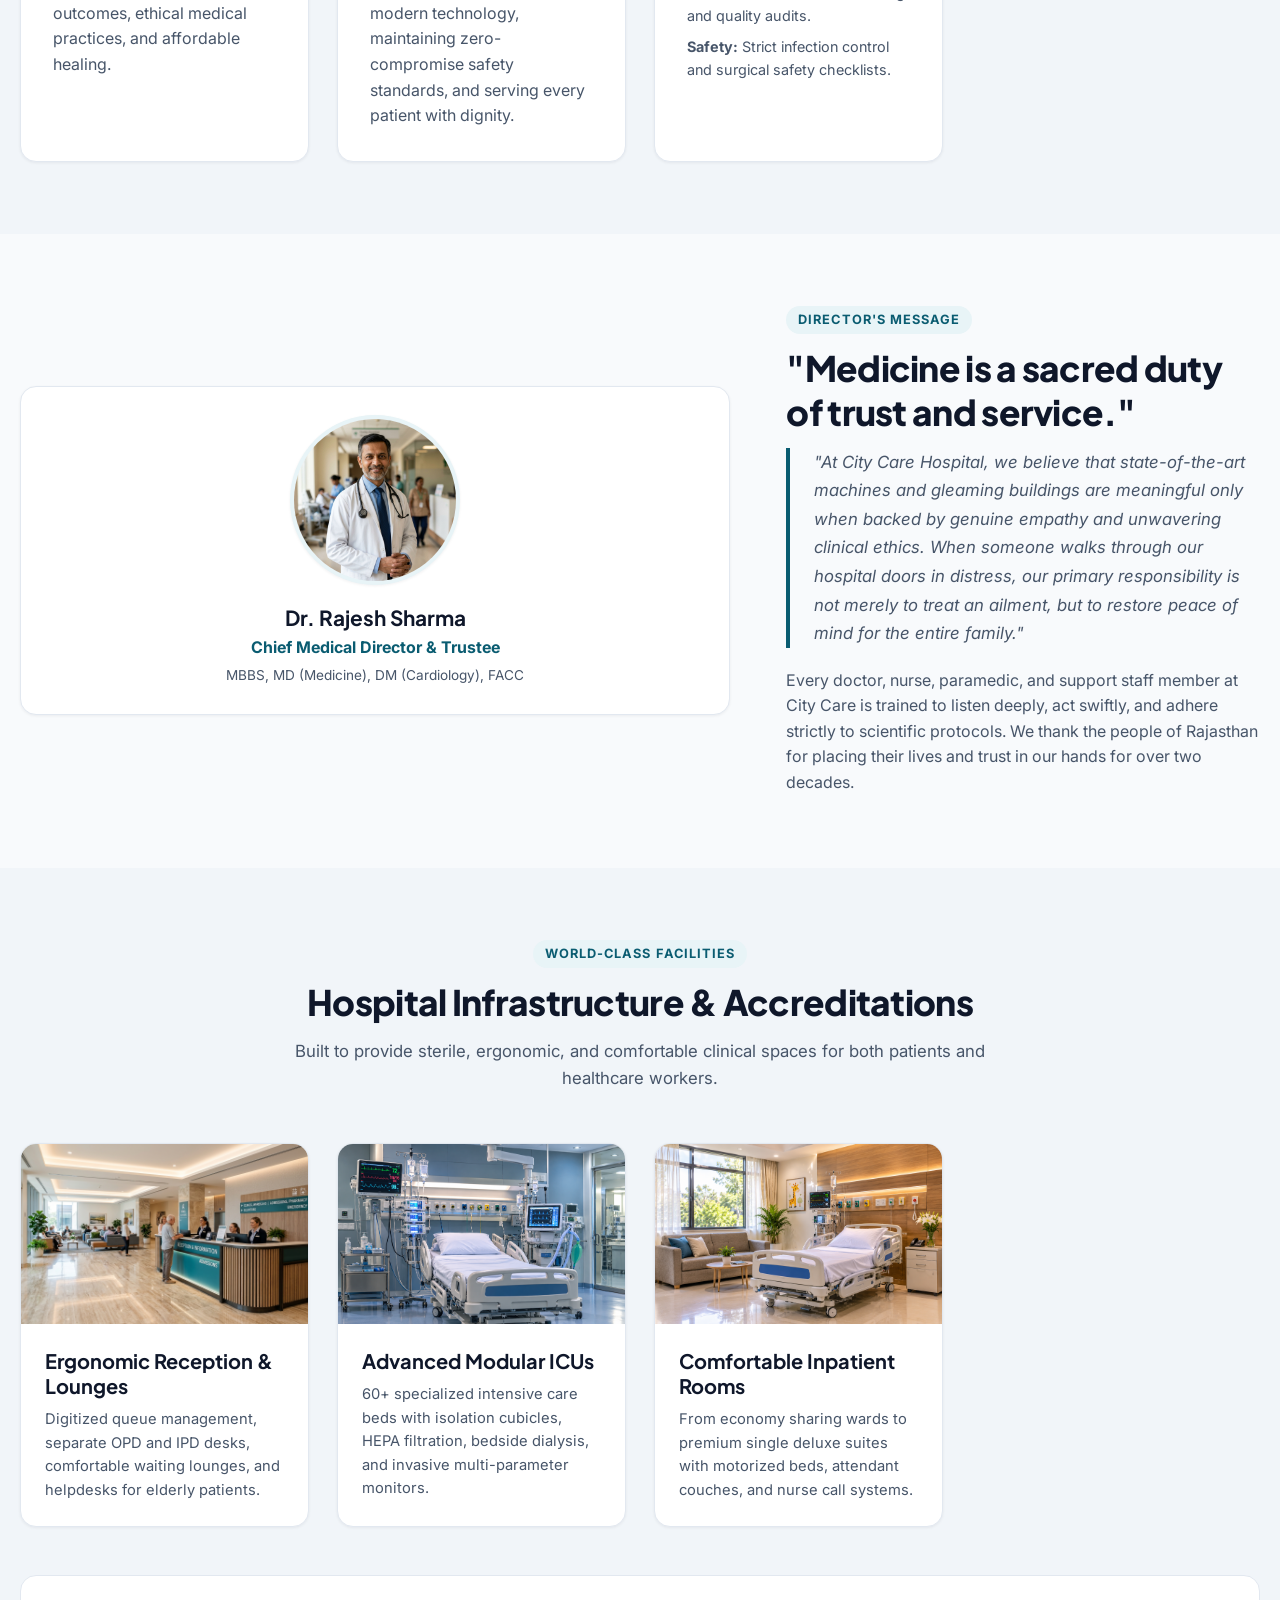
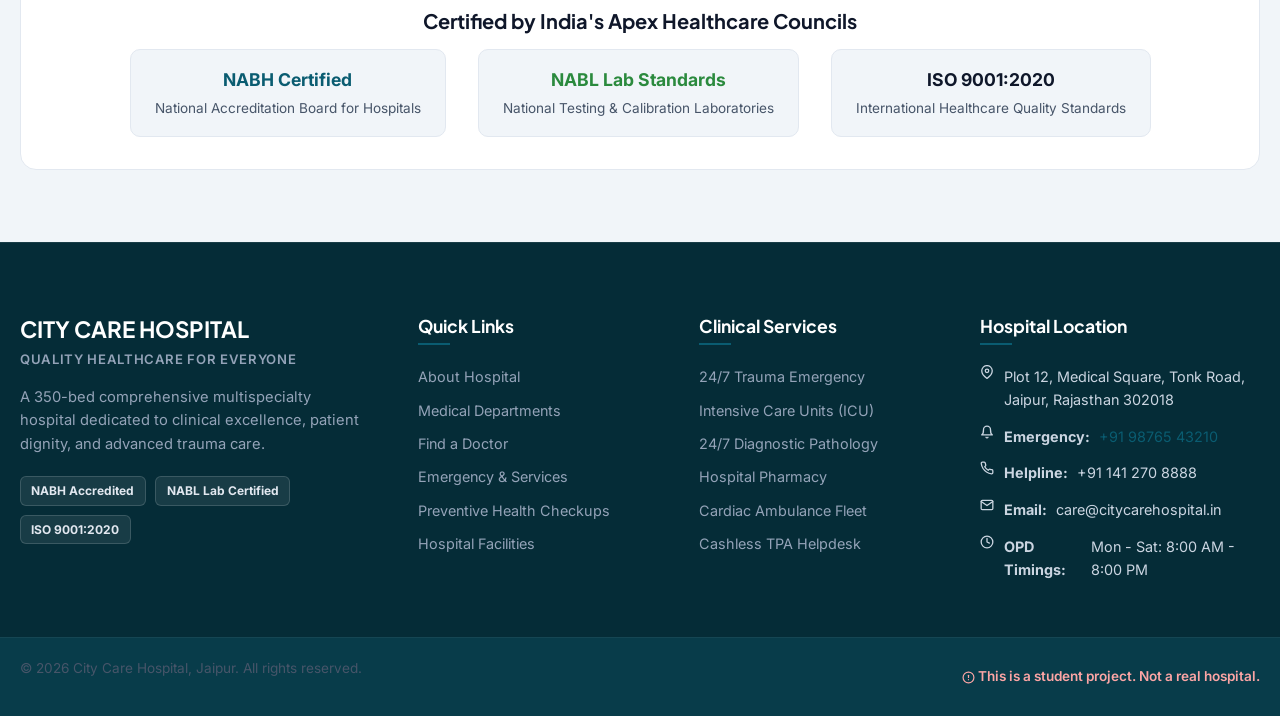
<file: about.html>
<!DOCTYPE html>
<html lang="en">
<head>
  <meta charset="UTF-8">
  <meta name="viewport" content="width=device-width, initial-scale=1.0">
  <title>About Us | City Care Hospital, Jaipur</title>
  <meta name="description" content="Learn about City Care Hospital's 22-year legacy of clinical excellence, vision, mission, state-of-the-art infrastructure, and medical leadership in Jaipur.">
  <link rel="stylesheet" href="css/style.css">
</head>
<body>

    <!-- Top Emergency & Announcement Bar -->
  <aside class="top-bar" aria-label="Hospital emergency line and quick announcement">
    <div class="container top-bar-container">
      <div class="top-bar-emergency">
        <svg class="icon-svg" viewBox="0 0 24 24" width="14" height="14" fill="none" stroke="currentColor" stroke-width="2.3" stroke-linecap="round" stroke-linejoin="round" aria-hidden="true"><path d="M18 8A6 6 0 0 0 6 8c0 7-3 9-3 9h18s-3-2-3-9"></path><path d="M13.73 21a2 2 0 0 1-3.46 0"></path></svg>
        <span>Emergency:</span>
        <a href="tel:+919876543210">+91 98765 43210 (24x7)</a>
      </div>
      <div class="top-bar-info">
        <span><svg class="icon-svg" viewBox="0 0 24 24" width="14" height="14" fill="none" stroke="currentColor" stroke-width="2.2" stroke-linecap="round" stroke-linejoin="round" aria-hidden="true"><path d="M21 10c0 7-9 13-9 13s-9-6-9-13a9 9 0 0 1 18 0z"></path><circle cx="12" cy="10" r="3"></circle></svg> Plot 12, Medical Square, Tonk Road, Jaipur, Rajasthan 302018</span>
        <span><svg class="icon-svg" viewBox="0 0 24 24" width="14" height="14" fill="none" stroke="currentColor" stroke-width="2.2" stroke-linecap="round" stroke-linejoin="round" aria-hidden="true"><circle cx="12" cy="12" r="10"></circle><polyline points="12 6 12 12 16 14"></polyline></svg> OPD: Mon - Sat: 8:00 AM - 8:00 PM</span>
        <span><svg class="icon-svg" viewBox="0 0 24 24" width="14" height="14" fill="none" stroke="currentColor" stroke-width="2.2" stroke-linecap="round" stroke-linejoin="round" aria-hidden="true"><circle cx="12" cy="8" r="6"></circle><path d="M15.477 12.89 17 22l-5-3-5 3 1.523-9.11"></path></svg> NABH &amp; NABL Accredited Multispecialty Hospital</span>
      </div>
    </div>
  </aside>

  <!-- Sticky Site Navigation Header -->
  <header class="site-header">
    <div class="container nav-wrapper">
      <a href="index.html" class="brand" aria-label="City Care Hospital Home">
        <div class="brand-icon" aria-hidden="true">
          <svg viewBox="0 0 24 24" width="24" height="24" fill="none" stroke="currentColor" stroke-width="2.5" stroke-linecap="round" stroke-linejoin="round">
            <line x1="12" y1="5" x2="12" y2="19"></line>
            <line x1="5" y1="12" x2="19" y2="12"></line>
          </svg>
        </div>
        <div class="brand-text">
          <h1>CITY CARE HOSPITAL</h1>
          <p>Quality Healthcare for Everyone</p>
        </div>
      </a>

      <nav aria-label="Primary navigation">
        <ul class="nav-menu" id="navMenu">
          <li><a href="index.html" class="nav-link">Home</a></li>
          <li><a href="about.html" class="nav-link">About Us</a></li>
          <li><a href="departments.html" class="nav-link">Departments</a></li>
          <li><a href="doctors.html" class="nav-link">Doctors</a></li>
          <li><a href="services.html" class="nav-link">Services</a></li>
          <li><a href="health-packages.html" class="nav-link">Health Packages</a></li>
          <li><a href="gallery.html" class="nav-link">Gallery</a></li>
          <li><a href="contact.html" class="nav-link">Contact</a></li>
        </ul>
      </nav>

      <div class="header-actions">
        <button id="themeToggle" class="theme-switch" role="switch" aria-checked="false" aria-label="Switch visual theme" title="Toggle dark/light mode">
          <span class="switch-track">
            <span class="switch-icon" aria-hidden="true">
              <svg viewBox="0 0 24 24" width="13" height="13" fill="none" stroke="currentColor" stroke-width="2.2"><circle cx="12" cy="12" r="4.5"></circle><line x1="12" y1="1" x2="12" y2="3"></line><line x1="12" y1="21" x2="12" y2="23"></line><line x1="4.22" y1="4.22" x2="5.64" y2="5.64"></line><line x1="18.36" y1="18.36" x2="19.78" y2="19.78"></line><line x1="1" y1="12" x2="3" y2="12"></line><line x1="21" y1="12" x2="23" y2="12"></line><line x1="4.22" y1="19.78" x2="5.64" y2="18.36"></line><line x1="18.36" y1="5.64" x2="19.78" y2="4.22"></line></svg>
            </span>
            <span class="switch-icon" aria-hidden="true">
              <svg viewBox="0 0 24 24" width="12" height="12" fill="none" stroke="currentColor" stroke-width="2.2"><path d="M21 12.79A9 9 0 1 1 11.21 3 7 7 0 0 0 21 12.79z"></path></svg>
            </span>
            <span class="switch-thumb"></span>
          </span>
        </button>
        <a href="appointment.html" class="btn btn-primary btn-sm">Book Appointment</a>
        <button class="menu-toggle" id="menuToggle" aria-label="Toggle mobile menu" aria-expanded="false">
          <svg viewBox="0 0 24 24" fill="none" stroke="currentColor" stroke-width="2.2">
            <line x1="3" y1="12" x2="21" y2="12"></line><line x1="3" y1="6" x2="21" y2="6"></line><line x1="3" y1="18" x2="21" y2="18"></line>
          </svg>
        </button>
      </div>
    </div>
  </header>

  <main id="mainContent">

    <!-- Subpage Banner -->
    <section class="page-banner">
      <div class="container page-banner-content">
        <nav class="breadcrumb" aria-label="Breadcrumb">
          <a href="index.html">Home</a>
          <span>/</span>
          <span aria-current="page">About Us</span>
        </nav>
        <h1>Our History, Vision &amp; Healthcare Mission</h1>
        <p>Serving Jaipur and surrounding regions with uncompromised clinical excellence, technological precision, and human empathy since 2004.</p>
      </div>
    </section>

    <!-- Hospital Story & History -->
    <section class="section">
      <div class="container">
        <div class="hero-grid">
          <div>
            <span class="section-tag">Our Journey</span>
            <h2 class="section-title">22+ Years of Healing Communities</h2>
            <p>
              Founded in 2004 with a vision to provide world-class tertiary healthcare accessible to all socio-economic strata, City Care Hospital began as a modest 50-bed surgical nursing home.
            </p>
            <p>
              Through sustained dedication, clinical research, and patient trust, it has evolved into a premier 350-bed NABH-accredited tertiary care multi-super-specialty institution. Today, our campus houses Rajasthan's leading trauma resuscitation facility, advanced modular laminar-flow operation theatres, and dedicated intensive coronary care units.
            </p>
            <p>
              We integrate high-end medical technologies—including 128-slice CT scanners, digital flat-panel cath labs, and automated pathology analysers—with a culture of warm, patient-first care.
            </p>
          </div>
          <div>
            <div class="card" style="overflow: hidden;">
              <div class="card-img-wrap" style="aspect-ratio: 4/3;">
                <img src="images/building.jpg" alt="City Care Hospital Main Medical Tower" loading="lazy">
              </div>
              <div class="card-body">
                <h3 style="font-size: 1.15rem; margin-bottom: 0.35rem;">City Care Hospital Main Campus</h3>
                <p style="font-size: 0.88rem; margin: 0;">Medical Square, Tonk Road — Built to international healthcare architecture standards with dedicated green zones and hygienic airflow systems.</p>
              </div>
            </div>
          </div>
        </div>
      </div>
    </section>

    <!-- Vision, Mission & Core Values -->
    <section class="section section-muted">
      <div class="container">
        <div class="section-header">
          <span class="section-tag">Ethical Foundation</span>
          <h2 class="section-title">Vision, Mission &amp; Guiding Values</h2>
          <p class="section-desc">The principles that govern every clinical procedure, nurse interaction, and administrative policy.</p>
        </div>

        <div class="card-grid">
          <div class="card" style="padding: 2rem;">
            <div class="why-us-icon-box" style="width: 56px; height: 56px; border-radius: var(--radius-md); background: var(--primary-light); color: var(--primary); margin-bottom: 1.25rem;">
              <svg class="icon-svg" viewBox="0 0 24 24" width="28" height="28" fill="none" stroke="currentColor" stroke-width="2" stroke-linecap="round" stroke-linejoin="round" aria-hidden="true"><path d="M1 12s4-8 11-8 11 8 11 8-4 8-11 8-11-8-11-8z"></path><circle cx="12" cy="12" r="3"></circle></svg>
            </div>
            <h3 style="font-size: 1.3rem; margin-bottom: 0.65rem;">Our Vision</h3>
            <p>
              To be the most trusted, patient-centric healthcare destination in North India, recognized internationally for exceptional clinical outcomes, ethical medical practices, and affordable healing.
            </p>
          </div>

          <div class="card" style="padding: 2rem;">
            <div class="why-us-icon-box" style="width: 56px; height: 56px; border-radius: var(--radius-md); background: var(--health-green-soft); color: var(--health-green); margin-bottom: 1.25rem;">
              <svg class="icon-svg" viewBox="0 0 24 24" width="28" height="28" fill="none" stroke="currentColor" stroke-width="2" stroke-linecap="round" stroke-linejoin="round" aria-hidden="true"><circle cx="12" cy="12" r="10"></circle><circle cx="12" cy="12" r="6"></circle><circle cx="12" cy="12" r="2"></circle></svg>
            </div>
            <h3 style="font-size: 1.3rem; margin-bottom: 0.65rem;">Our Mission</h3>
            <p>
              To deliver comprehensive, compassionate, and evidence-based clinical care by empowering skilled medical specialists with modern technology, maintaining zero-compromise safety standards, and serving every patient with dignity.
            </p>
          </div>

          <div class="card" style="padding: 2rem;">
            <div class="why-us-icon-box" style="width: 56px; height: 56px; border-radius: var(--radius-md); background: var(--accent-soft); color: var(--accent); margin-bottom: 1.25rem;">
              <svg class="icon-svg" viewBox="0 0 24 24" width="28" height="28" fill="none" stroke="currentColor" stroke-width="2" stroke-linecap="round" stroke-linejoin="round" aria-hidden="true"><path d="M20.84 4.61a5.5 5.5 0 0 0-7.78 0L12 5.67l-1.06-1.06a5.5 5.5 0 0 0-7.78 7.78l1.06 1.06L12 21.23l7.78-7.78 1.06-1.06a5.5 5.5 0 0 0 0-7.78z"></path></svg>
            </div>
            <h3 style="font-size: 1.3rem; margin-bottom: 0.65rem;">Our Core Values</h3>
            <ul style="font-size: 0.9rem; color: var(--text-muted); display: flex; flex-direction: column; gap: 0.5rem;">
              <li><strong>Integrity:</strong> Honest clinical opinions and transparent pricing.</li>
              <li><strong>Empathy:</strong> Treating every patient as our own family member.</li>
              <li><strong>Excellence:</strong> Continuous training and quality audits.</li>
              <li><strong>Safety:</strong> Strict infection control and surgical safety checklists.</li>
            </ul>
          </div>
        </div>
      </div>
    </section>

    <!-- Leadership Message -->
    <section class="section">
      <div class="container">
        <div class="hero-grid" style="align-items: center;">
          <div>
            <div class="card" style="padding: 1.75rem; text-align: center;">
              <div class="doctor-avatar-wrap" style="width: 170px; height: 170px;">
                <img src="images/doctor-1.jpg" alt="Dr. Rajesh Sharma, Medical Director" loading="lazy">
              </div>
              <h3 style="font-size: 1.3rem; margin-bottom: 0.25rem;">Dr. Rajesh Sharma</h3>
              <p style="color: var(--primary); font-weight: 700; margin-bottom: 0.25rem;">Chief Medical Director &amp; Trustee</p>
              <p style="font-size: 0.85rem; color: var(--text-muted); margin: 0;">MBBS, MD (Medicine), DM (Cardiology), FACC</p>
            </div>
          </div>
          <div>
            <span class="section-tag">Director's Message</span>
            <h2 class="section-title">"Medicine is a sacred duty of trust and service."</h2>
            <blockquote style="font-size: 1.05rem; line-height: 1.7; color: var(--text-muted); border-left: 4px solid var(--primary); padding-left: 1.5rem; margin-bottom: 1.25rem; font-style: italic;">
              "At City Care Hospital, we believe that state-of-the-art machines and gleaming buildings are meaningful only when backed by genuine empathy and unwavering clinical ethics. When someone walks through our hospital doors in distress, our primary responsibility is not merely to treat an ailment, but to restore peace of mind for the entire family."
            </blockquote>
            <p>
              Every doctor, nurse, paramedic, and support staff member at City Care is trained to listen deeply, act swiftly, and adhere strictly to scientific protocols. We thank the people of Rajasthan for placing their lives and trust in our hands for over two decades.
            </p>
          </div>
        </div>
      </div>
    </section>

    <!-- Infrastructure & Accreditations Highlights -->
    <section class="section section-muted">
      <div class="container">
        <div class="section-header">
          <span class="section-tag">World-Class Facilities</span>
          <h2 class="section-title">Hospital Infrastructure &amp; Accreditations</h2>
          <p class="section-desc">Built to provide sterile, ergonomic, and comfortable clinical spaces for both patients and healthcare workers.</p>
        </div>

        <div class="card-grid">
          <article class="card">
            <div class="card-img-wrap">
              <img src="images/reception.jpg" alt="Spacious Central Hospital Reception" loading="lazy">
            </div>
            <div class="card-body">
              <h3 class="card-title">Ergonomic Reception &amp; Lounges</h3>
              <p class="card-text">Digitized queue management, separate OPD and IPD desks, comfortable waiting lounges, and helpdesks for elderly patients.</p>
            </div>
          </article>

          <article class="card">
            <div class="card-img-wrap">
              <img src="images/icu.jpg" alt="Advanced Intensive Care Unit" loading="lazy">
            </div>
            <div class="card-body">
              <h3 class="card-title">Advanced Modular ICUs</h3>
              <p class="card-text">60+ specialized intensive care beds with isolation cubicles, HEPA filtration, bedside dialysis, and invasive multi-parameter monitors.</p>
            </div>
          </article>

          <article class="card">
            <div class="card-img-wrap">
              <img src="images/patient-room.jpg" alt="Deluxe Private Patient Suite" loading="lazy">
            </div>
            <div class="card-body">
              <h3 class="card-title">Comfortable Inpatient Rooms</h3>
              <p class="card-text">From economy sharing wards to premium single deluxe suites with motorized beds, attendant couches, and nurse call systems.</p>
            </div>
          </article>
        </div>

        <!-- Accreditations Strip -->
        <div style="background-color: var(--surface); border: 1px solid var(--border); border-radius: var(--radius-lg); padding: 2rem; margin-top: 3rem; text-align: center;">
          <h3 style="margin-bottom: 1rem; font-size: 1.25rem;">Certified by India's Apex Healthcare Councils</h3>
          <div style="display: flex; justify-content: center; gap: 2rem; flex-wrap: wrap;">
            <div style="padding: 1rem 1.5rem; border: 1px solid var(--border); border-radius: var(--radius-md); background: var(--surface-alt);">
              <strong style="color: var(--primary); font-size: 1.1rem; display: block;">NABH Certified</strong>
              <span style="font-size: 0.85rem; color: var(--text-muted);">National Accreditation Board for Hospitals</span>
            </div>
            <div style="padding: 1rem 1.5rem; border: 1px solid var(--border); border-radius: var(--radius-md); background: var(--surface-alt);">
              <strong style="color: var(--health-green); font-size: 1.1rem; display: block;">NABL Lab Standards</strong>
              <span style="font-size: 0.85rem; color: var(--text-muted);">National Testing &amp; Calibration Laboratories</span>
            </div>
            <div style="padding: 1rem 1.5rem; border: 1px solid var(--border); border-radius: var(--radius-md); background: var(--surface-alt);">
              <strong style="color: var(--text-main); font-size: 1.1rem; display: block;">ISO 9001:2020</strong>
              <span style="font-size: 0.85rem; color: var(--text-muted);">International Healthcare Quality Standards</span>
            </div>
          </div>
        </div>
      </div>
    </section>

  </main>

  <!-- Shared Footer -->
  <footer class="site-footer">
    <div class="container">
      <div class="footer-grid">
        <div class="footer-brand">
          <h2>CITY CARE HOSPITAL</h2>
          <p class="footer-tagline">Quality Healthcare for Everyone</p>
          <p class="footer-desc">
            A 350-bed comprehensive multispecialty hospital dedicated to clinical excellence, patient dignity, and advanced trauma care.
          </p>
          <div class="footer-accreditations">
            <span class="accred-badge">NABH Accredited</span>
            <span class="accred-badge">NABL Lab Certified</span>
            <span class="accred-badge">ISO 9001:2020</span>
          </div>
        </div>

        <div class="footer-column">
          <h3>Quick Links</h3>
          <ul class="footer-links">
            <li><a href="about.html">About Hospital</a></li>
            <li><a href="departments.html">Medical Departments</a></li>
            <li><a href="doctors.html">Find a Doctor</a></li>
            <li><a href="services.html">Emergency &amp; Services</a></li>
            <li><a href="health-packages.html">Preventive Health Checkups</a></li>
            <li><a href="gallery.html">Hospital Facilities</a></li>
          </ul>
        </div>

        <div class="footer-column">
          <h3>Clinical Services</h3>
          <ul class="footer-links">
            <li><a href="services.html#emergency">24/7 Trauma Emergency</a></li>
            <li><a href="services.html#icu">Intensive Care Units (ICU)</a></li>
            <li><a href="services.html#lab">24/7 Diagnostic Pathology</a></li>
            <li><a href="services.html#pharmacy">Hospital Pharmacy</a></li>
            <li><a href="services.html#ambulance">Cardiac Ambulance Fleet</a></li>
            <li><a href="appointment.html">Cashless TPA Helpdesk</a></li>
          </ul>
        </div>

        <div class="footer-column">
          <h3>Hospital Location</h3>
                    <ul class="footer-contact-info">
            <li><svg class="icon-svg" viewBox="0 0 24 24" width="14" height="14" fill="none" stroke="currentColor" stroke-width="2.2" stroke-linecap="round" stroke-linejoin="round" aria-hidden="true"><path d="M21 10c0 7-9 13-9 13s-9-6-9-13a9 9 0 0 1 18 0z"></path><circle cx="12" cy="10" r="3"></circle></svg> <span>Plot 12, Medical Square, Tonk Road, Jaipur, Rajasthan 302018</span></li>
            <li><svg class="icon-svg" viewBox="0 0 24 24" width="14" height="14" fill="none" stroke="currentColor" stroke-width="2.3" stroke-linecap="round" stroke-linejoin="round" aria-hidden="true"><path d="M18 8A6 6 0 0 0 6 8c0 7-3 9-3 9h18s-3-2-3-9"></path><path d="M13.73 21a2 2 0 0 1-3.46 0"></path></svg> <strong>Emergency:</strong> <a href="tel:+919876543210">+91 98765 43210</a></li>
            <li><svg class="icon-svg" viewBox="0 0 24 24" width="14" height="14" fill="none" stroke="currentColor" stroke-width="2.2" stroke-linecap="round" stroke-linejoin="round" aria-hidden="true"><path d="M22 16.92v3a2 2 0 0 1-2.18 2 19.79 19.79 0 0 1-8.63-3.07 19.5 19.5 0 0 1-6-6 19.79 19.79 0 0 1-3.07-8.67A2 2 0 0 1 4.11 2h3a2 2 0 0 1 2 1.72 12.84 12.84 0 0 0 .7 2.81 2 2 0 0 1-.45 2.11L8.09 9.91a16 16 0 0 0 6 6l1.27-1.27a2 2 0 0 1 2.11-.45 12.84 12.84 0 0 0 2.81.7A2 2 0 0 1 22 16.92z"></path></svg> <strong>Helpline:</strong> +91 141 270 8888</li>
            <li><svg class="icon-svg" viewBox="0 0 24 24" width="14" height="14" fill="none" stroke="currentColor" stroke-width="2.2" stroke-linecap="round" stroke-linejoin="round" aria-hidden="true"><path d="M4 4h16c1.1 0 2 .9 2 2v12c0 1.1-.9 2-2 2H4c-1.1 0-2-.9-2-2V6c0-1.1.9-2 2-2z"></path><polyline points="22,6 12,13 2,6"></polyline></svg> <strong>Email:</strong> care@citycarehospital.in</li>
            <li><svg class="icon-svg" viewBox="0 0 24 24" width="14" height="14" fill="none" stroke="currentColor" stroke-width="2.2" stroke-linecap="round" stroke-linejoin="round" aria-hidden="true"><circle cx="12" cy="12" r="10"></circle><polyline points="12 6 12 12 16 14"></polyline></svg> <strong>OPD Timings:</strong> Mon - Sat: 8:00 AM - 8:00 PM</li>
          </ul>
        </div>
      </div>
    </div>

    <div class="footer-bottom">
      <div class="container">
        <p>© 2026 City Care Hospital, Jaipur. All rights reserved.</p>
        <p class="student-disclaimer"><svg class="icon-svg" viewBox="0 0 24 24" width="13" height="13" fill="none" stroke="currentColor" stroke-width="2.2" stroke-linecap="round" stroke-linejoin="round" aria-hidden="true"><circle cx="12" cy="12" r="10"></circle><line x1="12" y1="8" x2="12" y2="12"></line><line x1="12" y1="16" x2="12.01" y2="16"></line></svg> This is a student project. Not a real hospital.</p>
      </div>
    </div>
  </footer>

  <button id="backToTop" class="back-to-top" aria-label="Back to top of page">
    <svg viewBox="0 0 24 24" width="20" height="20" fill="none" stroke="currentColor" stroke-width="2.5" stroke-linecap="round" stroke-linejoin="round">
      <polyline points="18 15 12 9 6 15"></polyline>
    </svg>
  </button>

  <script src="js/script.js"></script>
</body>
</html>
</file>
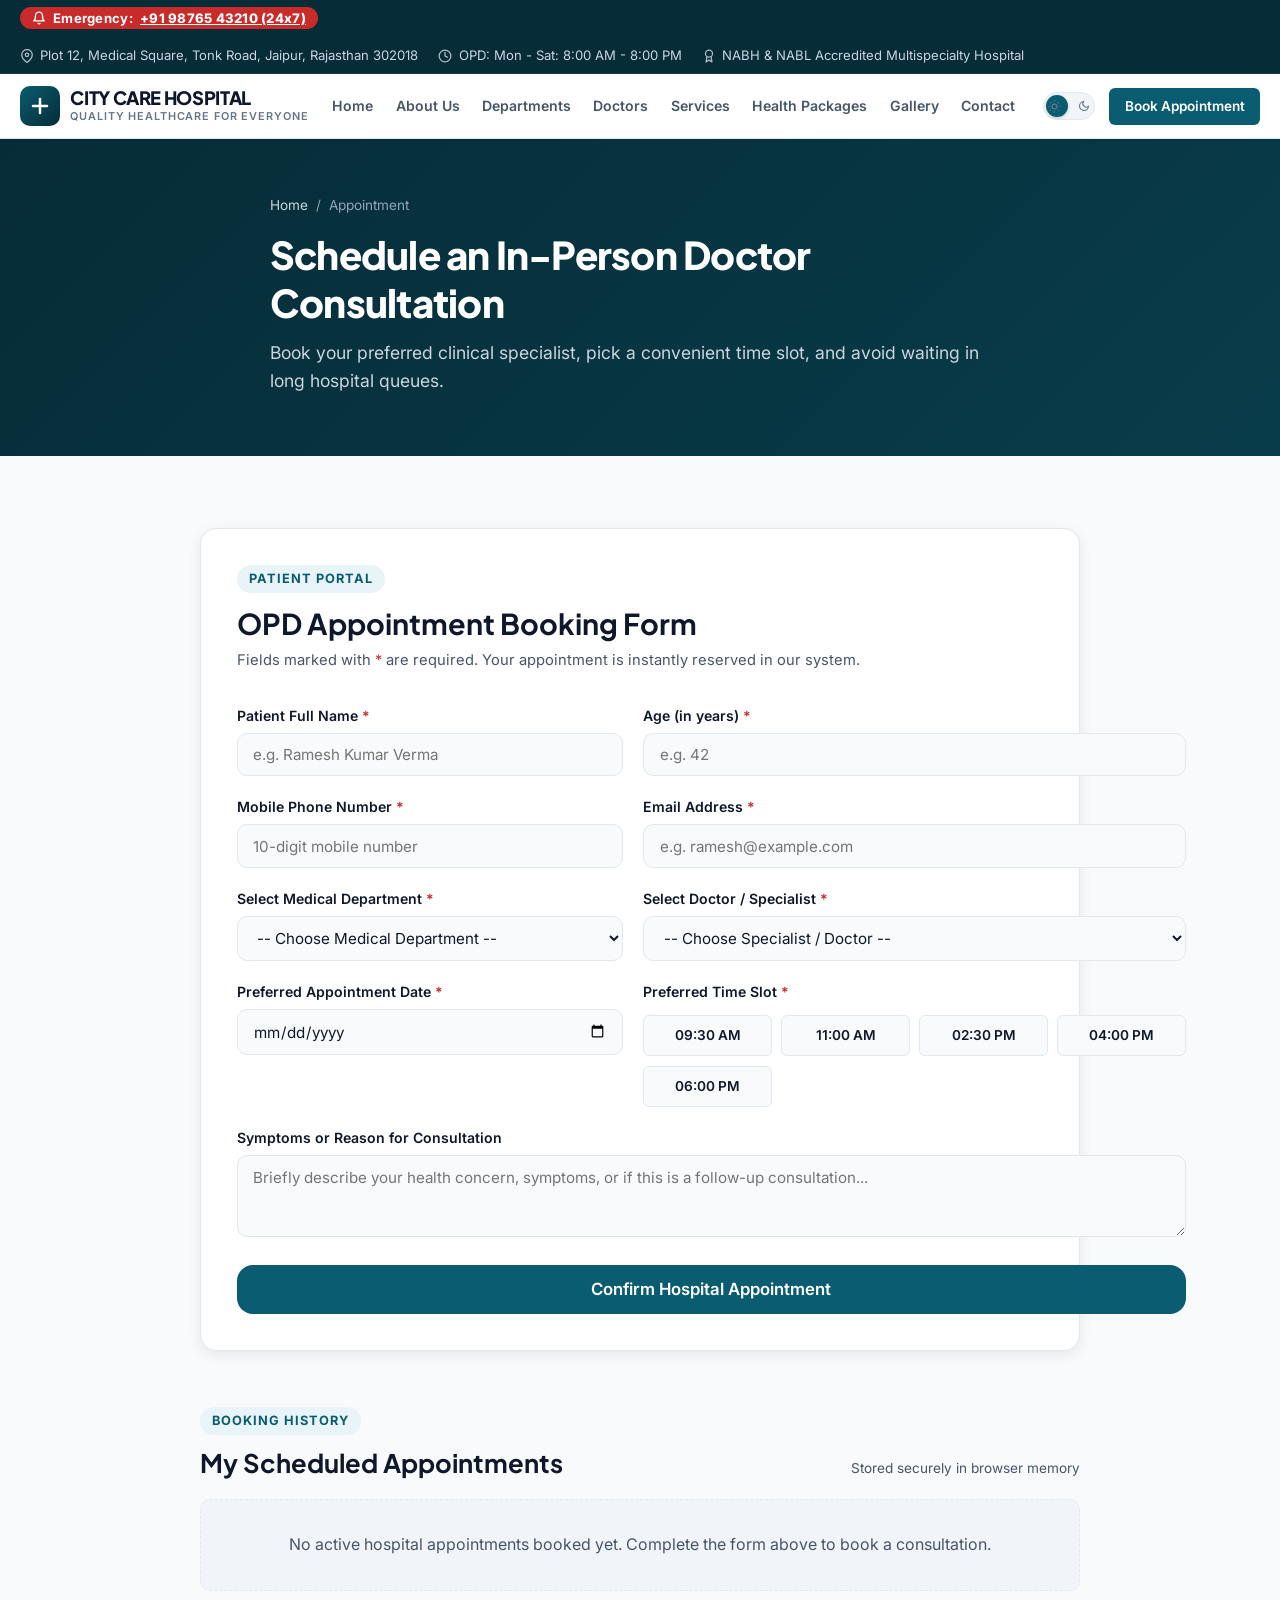
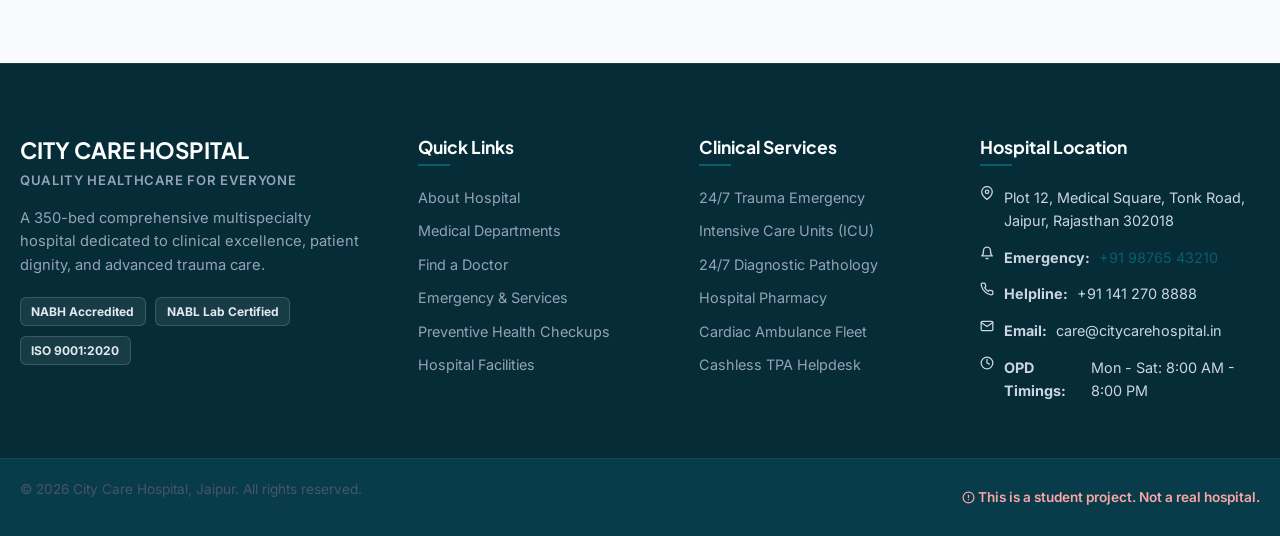
<file: appointment.html>
<!DOCTYPE html>
<html lang="en">
<head>
  <meta charset="UTF-8">
  <meta name="viewport" content="width=device-width, initial-scale=1.0">
  <title>Book OPD Doctor Appointment | City Care Hospital, Jaipur</title>
  <meta name="description" content="Book an OPD doctor appointment online at City Care Hospital. Choose specialist, preferred time slot, and manage your booked hospital visits.">
  <link rel="stylesheet" href="css/style.css">
</head>
<body>

    <!-- Top Emergency & Announcement Bar -->
  <aside class="top-bar" aria-label="Hospital emergency line and quick announcement">
    <div class="container top-bar-container">
      <div class="top-bar-emergency">
        <svg class="icon-svg" viewBox="0 0 24 24" width="14" height="14" fill="none" stroke="currentColor" stroke-width="2.3" stroke-linecap="round" stroke-linejoin="round" aria-hidden="true"><path d="M18 8A6 6 0 0 0 6 8c0 7-3 9-3 9h18s-3-2-3-9"></path><path d="M13.73 21a2 2 0 0 1-3.46 0"></path></svg>
        <span>Emergency:</span>
        <a href="tel:+919876543210">+91 98765 43210 (24x7)</a>
      </div>
      <div class="top-bar-info">
        <span><svg class="icon-svg" viewBox="0 0 24 24" width="14" height="14" fill="none" stroke="currentColor" stroke-width="2.2" stroke-linecap="round" stroke-linejoin="round" aria-hidden="true"><path d="M21 10c0 7-9 13-9 13s-9-6-9-13a9 9 0 0 1 18 0z"></path><circle cx="12" cy="10" r="3"></circle></svg> Plot 12, Medical Square, Tonk Road, Jaipur, Rajasthan 302018</span>
        <span><svg class="icon-svg" viewBox="0 0 24 24" width="14" height="14" fill="none" stroke="currentColor" stroke-width="2.2" stroke-linecap="round" stroke-linejoin="round" aria-hidden="true"><circle cx="12" cy="12" r="10"></circle><polyline points="12 6 12 12 16 14"></polyline></svg> OPD: Mon - Sat: 8:00 AM - 8:00 PM</span>
        <span><svg class="icon-svg" viewBox="0 0 24 24" width="14" height="14" fill="none" stroke="currentColor" stroke-width="2.2" stroke-linecap="round" stroke-linejoin="round" aria-hidden="true"><circle cx="12" cy="8" r="6"></circle><path d="M15.477 12.89 17 22l-5-3-5 3 1.523-9.11"></path></svg> NABH &amp; NABL Accredited Multispecialty Hospital</span>
      </div>
    </div>
  </aside>

  <!-- Sticky Site Navigation Header -->
  <header class="site-header">
    <div class="container nav-wrapper">
      <a href="index.html" class="brand" aria-label="City Care Hospital Home">
        <div class="brand-icon" aria-hidden="true">
          <svg viewBox="0 0 24 24" width="24" height="24" fill="none" stroke="currentColor" stroke-width="2.5" stroke-linecap="round" stroke-linejoin="round">
            <line x1="12" y1="5" x2="12" y2="19"></line>
            <line x1="5" y1="12" x2="19" y2="12"></line>
          </svg>
        </div>
        <div class="brand-text">
          <h1>CITY CARE HOSPITAL</h1>
          <p>Quality Healthcare for Everyone</p>
        </div>
      </a>

      <nav aria-label="Primary navigation">
        <ul class="nav-menu" id="navMenu">
          <li><a href="index.html" class="nav-link">Home</a></li>
          <li><a href="about.html" class="nav-link">About Us</a></li>
          <li><a href="departments.html" class="nav-link">Departments</a></li>
          <li><a href="doctors.html" class="nav-link">Doctors</a></li>
          <li><a href="services.html" class="nav-link">Services</a></li>
          <li><a href="health-packages.html" class="nav-link">Health Packages</a></li>
          <li><a href="gallery.html" class="nav-link">Gallery</a></li>
          <li><a href="contact.html" class="nav-link">Contact</a></li>
        </ul>
      </nav>

      <div class="header-actions">
        <button id="themeToggle" class="theme-switch" role="switch" aria-checked="false" aria-label="Switch visual theme" title="Toggle dark/light mode">
          <span class="switch-track">
            <span class="switch-icon" aria-hidden="true">
              <svg viewBox="0 0 24 24" width="13" height="13" fill="none" stroke="currentColor" stroke-width="2.2"><circle cx="12" cy="12" r="4.5"></circle><line x1="12" y1="1" x2="12" y2="3"></line><line x1="12" y1="21" x2="12" y2="23"></line><line x1="4.22" y1="4.22" x2="5.64" y2="5.64"></line><line x1="18.36" y1="18.36" x2="19.78" y2="19.78"></line><line x1="1" y1="12" x2="3" y2="12"></line><line x1="21" y1="12" x2="23" y2="12"></line><line x1="4.22" y1="19.78" x2="5.64" y2="18.36"></line><line x1="18.36" y1="5.64" x2="19.78" y2="4.22"></line></svg>
            </span>
            <span class="switch-icon" aria-hidden="true">
              <svg viewBox="0 0 24 24" width="12" height="12" fill="none" stroke="currentColor" stroke-width="2.2"><path d="M21 12.79A9 9 0 1 1 11.21 3 7 7 0 0 0 21 12.79z"></path></svg>
            </span>
            <span class="switch-thumb"></span>
          </span>
        </button>
        <a href="appointment.html" class="btn btn-primary btn-sm">Book Appointment</a>
        <button class="menu-toggle" id="menuToggle" aria-label="Toggle mobile menu" aria-expanded="false">
          <svg viewBox="0 0 24 24" fill="none" stroke="currentColor" stroke-width="2.2">
            <line x1="3" y1="12" x2="21" y2="12"></line><line x1="3" y1="6" x2="21" y2="6"></line><line x1="3" y1="18" x2="21" y2="18"></line>
          </svg>
        </button>
      </div>
    </div>
  </header>

  <main id="mainContent">

    <!-- Page Banner -->
    <section class="page-banner">
      <div class="container page-banner-content">
        <nav class="breadcrumb" aria-label="Breadcrumb">
          <a href="index.html">Home</a>
          <span>/</span>
          <span aria-current="page">Appointment</span>
        </nav>
        <h1>Schedule an In-Person Doctor Consultation</h1>
        <p>Book your preferred clinical specialist, pick a convenient time slot, and avoid waiting in long hospital queues.</p>
      </div>
    </section>

    <!-- Booking Form Section -->
    <section class="section">
      <div class="container" style="max-width: 920px;">

        <!-- Confirmation Card (Appears after successful submission) -->
        <div class="confirmation-card" id="confirmationCard" role="alert">
          <div class="confirmation-header">
            <span><svg class="icon-svg" viewBox="0 0 24 24" width="28" height="28" fill="none" stroke="var(--health-green)" stroke-width="2.5" stroke-linecap="round" stroke-linejoin="round" aria-hidden="true"><path d="M22 11.08V12a10 10 0 1 1-5.93-9.14"></path><polyline points="22 4 12 14.01 9 11.01"></polyline></svg></span>
            <div>
              <h3 style="color: var(--health-green); margin-bottom: 0.25rem;">Appointment Successfully Confirmed!</h3>
              <p style="font-size: 0.9rem; margin: 0; color: var(--text-main);">An SMS confirmation slip has been simulated for your hospital visit.</p>
            </div>
          </div>
          <div style="background: var(--surface); padding: 1.25rem; border-radius: var(--radius-md); border: 1px solid var(--border);">
            <div>Booking Reference Token:</div>
            <div class="confirmation-ref-badge" id="confRefCode">CCH-2026-0000</div>
            <p style="font-size: 0.95rem; margin-top: 0.5rem; color: var(--text-main);" id="confDetails">Details will appear here.</p>
            <p style="font-size: 0.85rem; color: var(--text-muted); margin: 0;">Please report to the OPD reception counter 15 minutes before your scheduled slot with this reference token.</p>
          </div>
        </div>

        <!-- The Appointment Form -->
        <div class="form-card">
          <div style="margin-bottom: 2rem;">
            <span class="section-tag">Patient Portal</span>
            <h2 style="font-size: 1.8rem; margin-bottom: 0.5rem;">OPD Appointment Booking Form</h2>
            <p style="font-size: 0.92rem; color: var(--text-muted);">Fields marked with <span style="color: var(--accent);">*</span> are required. Your appointment is instantly reserved in our system.</p>
          </div>

          <form id="appointmentForm" novalidate>
            <div class="form-grid">

              <!-- Full Name -->
              <div class="form-group">
                <label for="patientName" class="form-label">Patient Full Name <span class="req">*</span></label>
                <input type="text" id="patientName" class="form-control" placeholder="e.g. Ramesh Kumar Verma" required>
                <span class="field-error" id="errPatientName">Please enter a valid full name (at least 3 characters).</span>
              </div>

              <!-- Age -->
              <div class="form-group">
                <label for="patientAge" class="form-label">Age (in years) <span class="req">*</span></label>
                <input type="number" id="patientAge" class="form-control" placeholder="e.g. 42" min="1" max="120" required>
                <span class="field-error" id="errPatientAge">Please enter a realistic age between 1 and 120.</span>
              </div>

              <!-- Phone Number -->
              <div class="form-group">
                <label for="patientPhone" class="form-label">Mobile Phone Number <span class="req">*</span></label>
                <input type="tel" id="patientPhone" class="form-control" placeholder="10-digit mobile number" maxlength="10" required>
                <span class="field-error" id="errPatientPhone">Please enter a valid 10-digit mobile number.</span>
              </div>

              <!-- Email Address -->
              <div class="form-group">
                <label for="patientEmail" class="form-label">Email Address <span class="req">*</span></label>
                <input type="email" id="patientEmail" class="form-control" placeholder="e.g. ramesh@example.com" required>
                <span class="field-error" id="errPatientEmail">Please provide a valid email address.</span>
              </div>

              <!-- Clinical Department -->
              <div class="form-group">
                <label for="bookingDept" class="form-label">Select Medical Department <span class="req">*</span></label>
                <select id="bookingDept" class="form-control" required>
                  <option value="">-- Choose Medical Department --</option>
                  <option value="cardiology">Cardiology (Heart &amp; Vascular)</option>
                  <option value="orthopedics">Orthopedics (Bones &amp; Joint Replacement)</option>
                  <option value="pediatrics">Pediatrics &amp; Neonatology (Child Care)</option>
                  <option value="neurology">Neurology &amp; Stroke Center</option>
                  <option value="gynecology">Obstetrics &amp; Gynecology (Women's Health)</option>
                  <option value="general-medicine">General &amp; Internal Medicine (Diabetes &amp; Fever)</option>
                  <option value="dermatology">Dermatology (Skin &amp; Hair)</option>
                  <option value="ent">ENT &amp; Head-Neck Micro-Surgery</option>
                </select>
                <span class="field-error" id="errBookingDept">Please choose a medical department.</span>
              </div>

              <!-- Doctor Select (Updates dynamically) -->
              <div class="form-group">
                <label for="bookingDoctor" class="form-label">Select Doctor / Specialist <span class="req">*</span></label>
                <select id="bookingDoctor" class="form-control" required>
                  <option value="">-- Choose Specialist / Doctor --</option>
                </select>
                <span class="field-error" id="errBookingDoctor">Please select a doctor for your consultation.</span>
              </div>

              <!-- Preferred Date -->
              <div class="form-group">
                <label for="bookingDate" class="form-label">Preferred Appointment Date <span class="req">*</span></label>
                <input type="date" id="bookingDate" class="form-control" required>
                <span class="field-error" id="errBookingDate">Please select a valid upcoming appointment date.</span>
              </div>

              <!-- Preferred Time Slot -->
              <div class="form-group">
                <span class="form-label">Preferred Time Slot <span class="req">*</span></span>
                <div class="slot-grid">
                  <div>
                    <input type="radio" name="bookingSlot" id="slot1" value="09:30 AM" class="sr-only slot-radio">
                    <label for="slot1" class="slot-label">09:30 AM</label>
                  </div>
                  <div>
                    <input type="radio" name="bookingSlot" id="slot2" value="11:00 AM" class="sr-only slot-radio">
                    <label for="slot2" class="slot-label">11:00 AM</label>
                  </div>
                  <div>
                    <input type="radio" name="bookingSlot" id="slot3" value="02:30 PM" class="sr-only slot-radio">
                    <label for="slot3" class="slot-label">02:30 PM</label>
                  </div>
                  <div>
                    <input type="radio" name="bookingSlot" id="slot4" value="04:00 PM" class="sr-only slot-radio">
                    <label for="slot4" class="slot-label">04:00 PM</label>
                  </div>
                  <div>
                    <input type="radio" name="bookingSlot" id="slot5" value="06:00 PM" class="sr-only slot-radio">
                    <label for="slot5" class="slot-label">06:00 PM</label>
                  </div>
                </div>
                <span class="field-error" id="errBookingSlot">Please select a convenient consultation time slot.</span>
              </div>

              <!-- Chief Complaint / Reason for visit -->
              <div class="form-group form-group-full">
                <label for="bookingReason" class="form-label">Symptoms or Reason for Consultation</label>
                <textarea id="bookingReason" class="form-control" rows="3" placeholder="Briefly describe your health concern, symptoms, or if this is a follow-up consultation..."></textarea>
              </div>

              <div class="form-group form-group-full" style="margin-top: 0.5rem;">
                <button type="submit" class="btn btn-primary btn-lg btn-block">Confirm Hospital Appointment</button>
              </div>

            </div>
          </form>
        </div>

        <!-- "My Appointments" Section (Reads from LocalStorage) -->
        <section class="my-bookings-container" aria-label="Patient Scheduled Appointments">
          <div style="display: flex; justify-content: space-between; align-items: flex-end; margin-bottom: 1.25rem;">
            <div>
              <span class="section-tag">Booking History</span>
              <h2 style="font-size: 1.6rem;">My Scheduled Appointments</h2>
            </div>
            <span style="font-size: 0.85rem; color: var(--text-muted);">Stored securely in browser memory</span>
          </div>

          <div id="myAppointmentsList">
            <!-- Dynamically populated by script.js -->
          </div>
        </section>

      </div>
    </section>

  </main>

  <!-- Shared Footer -->
  <footer class="site-footer">
    <div class="container">
      <div class="footer-grid">
        <div class="footer-brand">
          <h2>CITY CARE HOSPITAL</h2>
          <p class="footer-tagline">Quality Healthcare for Everyone</p>
          <p class="footer-desc">
            A 350-bed comprehensive multispecialty hospital dedicated to clinical excellence, patient dignity, and advanced trauma care.
          </p>
          <div class="footer-accreditations">
            <span class="accred-badge">NABH Accredited</span>
            <span class="accred-badge">NABL Lab Certified</span>
            <span class="accred-badge">ISO 9001:2020</span>
          </div>
        </div>

        <div class="footer-column">
          <h3>Quick Links</h3>
          <ul class="footer-links">
            <li><a href="about.html">About Hospital</a></li>
            <li><a href="departments.html">Medical Departments</a></li>
            <li><a href="doctors.html">Find a Doctor</a></li>
            <li><a href="services.html">Emergency &amp; Services</a></li>
            <li><a href="health-packages.html">Preventive Health Checkups</a></li>
            <li><a href="gallery.html">Hospital Facilities</a></li>
          </ul>
        </div>

        <div class="footer-column">
          <h3>Clinical Services</h3>
          <ul class="footer-links">
            <li><a href="services.html#emergency">24/7 Trauma Emergency</a></li>
            <li><a href="services.html#icu">Intensive Care Units (ICU)</a></li>
            <li><a href="services.html#lab">24/7 Diagnostic Pathology</a></li>
            <li><a href="services.html#pharmacy">Hospital Pharmacy</a></li>
            <li><a href="services.html#ambulance">Cardiac Ambulance Fleet</a></li>
            <li><a href="appointment.html">Cashless TPA Helpdesk</a></li>
          </ul>
        </div>

        <div class="footer-column">
          <h3>Hospital Location</h3>
                    <ul class="footer-contact-info">
            <li><svg class="icon-svg" viewBox="0 0 24 24" width="14" height="14" fill="none" stroke="currentColor" stroke-width="2.2" stroke-linecap="round" stroke-linejoin="round" aria-hidden="true"><path d="M21 10c0 7-9 13-9 13s-9-6-9-13a9 9 0 0 1 18 0z"></path><circle cx="12" cy="10" r="3"></circle></svg> <span>Plot 12, Medical Square, Tonk Road, Jaipur, Rajasthan 302018</span></li>
            <li><svg class="icon-svg" viewBox="0 0 24 24" width="14" height="14" fill="none" stroke="currentColor" stroke-width="2.3" stroke-linecap="round" stroke-linejoin="round" aria-hidden="true"><path d="M18 8A6 6 0 0 0 6 8c0 7-3 9-3 9h18s-3-2-3-9"></path><path d="M13.73 21a2 2 0 0 1-3.46 0"></path></svg> <strong>Emergency:</strong> <a href="tel:+919876543210">+91 98765 43210</a></li>
            <li><svg class="icon-svg" viewBox="0 0 24 24" width="14" height="14" fill="none" stroke="currentColor" stroke-width="2.2" stroke-linecap="round" stroke-linejoin="round" aria-hidden="true"><path d="M22 16.92v3a2 2 0 0 1-2.18 2 19.79 19.79 0 0 1-8.63-3.07 19.5 19.5 0 0 1-6-6 19.79 19.79 0 0 1-3.07-8.67A2 2 0 0 1 4.11 2h3a2 2 0 0 1 2 1.72 12.84 12.84 0 0 0 .7 2.81 2 2 0 0 1-.45 2.11L8.09 9.91a16 16 0 0 0 6 6l1.27-1.27a2 2 0 0 1 2.11-.45 12.84 12.84 0 0 0 2.81.7A2 2 0 0 1 22 16.92z"></path></svg> <strong>Helpline:</strong> +91 141 270 8888</li>
            <li><svg class="icon-svg" viewBox="0 0 24 24" width="14" height="14" fill="none" stroke="currentColor" stroke-width="2.2" stroke-linecap="round" stroke-linejoin="round" aria-hidden="true"><path d="M4 4h16c1.1 0 2 .9 2 2v12c0 1.1-.9 2-2 2H4c-1.1 0-2-.9-2-2V6c0-1.1.9-2 2-2z"></path><polyline points="22,6 12,13 2,6"></polyline></svg> <strong>Email:</strong> care@citycarehospital.in</li>
            <li><svg class="icon-svg" viewBox="0 0 24 24" width="14" height="14" fill="none" stroke="currentColor" stroke-width="2.2" stroke-linecap="round" stroke-linejoin="round" aria-hidden="true"><circle cx="12" cy="12" r="10"></circle><polyline points="12 6 12 12 16 14"></polyline></svg> <strong>OPD Timings:</strong> Mon - Sat: 8:00 AM - 8:00 PM</li>
          </ul>
        </div>
      </div>
    </div>

    <div class="footer-bottom">
      <div class="container">
        <p>© 2026 City Care Hospital, Jaipur. All rights reserved.</p>
        <p class="student-disclaimer"><svg class="icon-svg" viewBox="0 0 24 24" width="13" height="13" fill="none" stroke="currentColor" stroke-width="2.2" stroke-linecap="round" stroke-linejoin="round" aria-hidden="true"><circle cx="12" cy="12" r="10"></circle><line x1="12" y1="8" x2="12" y2="12"></line><line x1="12" y1="16" x2="12.01" y2="16"></line></svg> This is a student project. Not a real hospital.</p>
      </div>
    </div>
  </footer>

  <button id="backToTop" class="back-to-top" aria-label="Back to top of page">
    <svg viewBox="0 0 24 24" width="20" height="20" fill="none" stroke="currentColor" stroke-width="2.5" stroke-linecap="round" stroke-linejoin="round">
      <polyline points="18 15 12 9 6 15"></polyline>
    </svg>
  </button>

  <script src="js/script.js"></script>
</body>
</html>
</file>
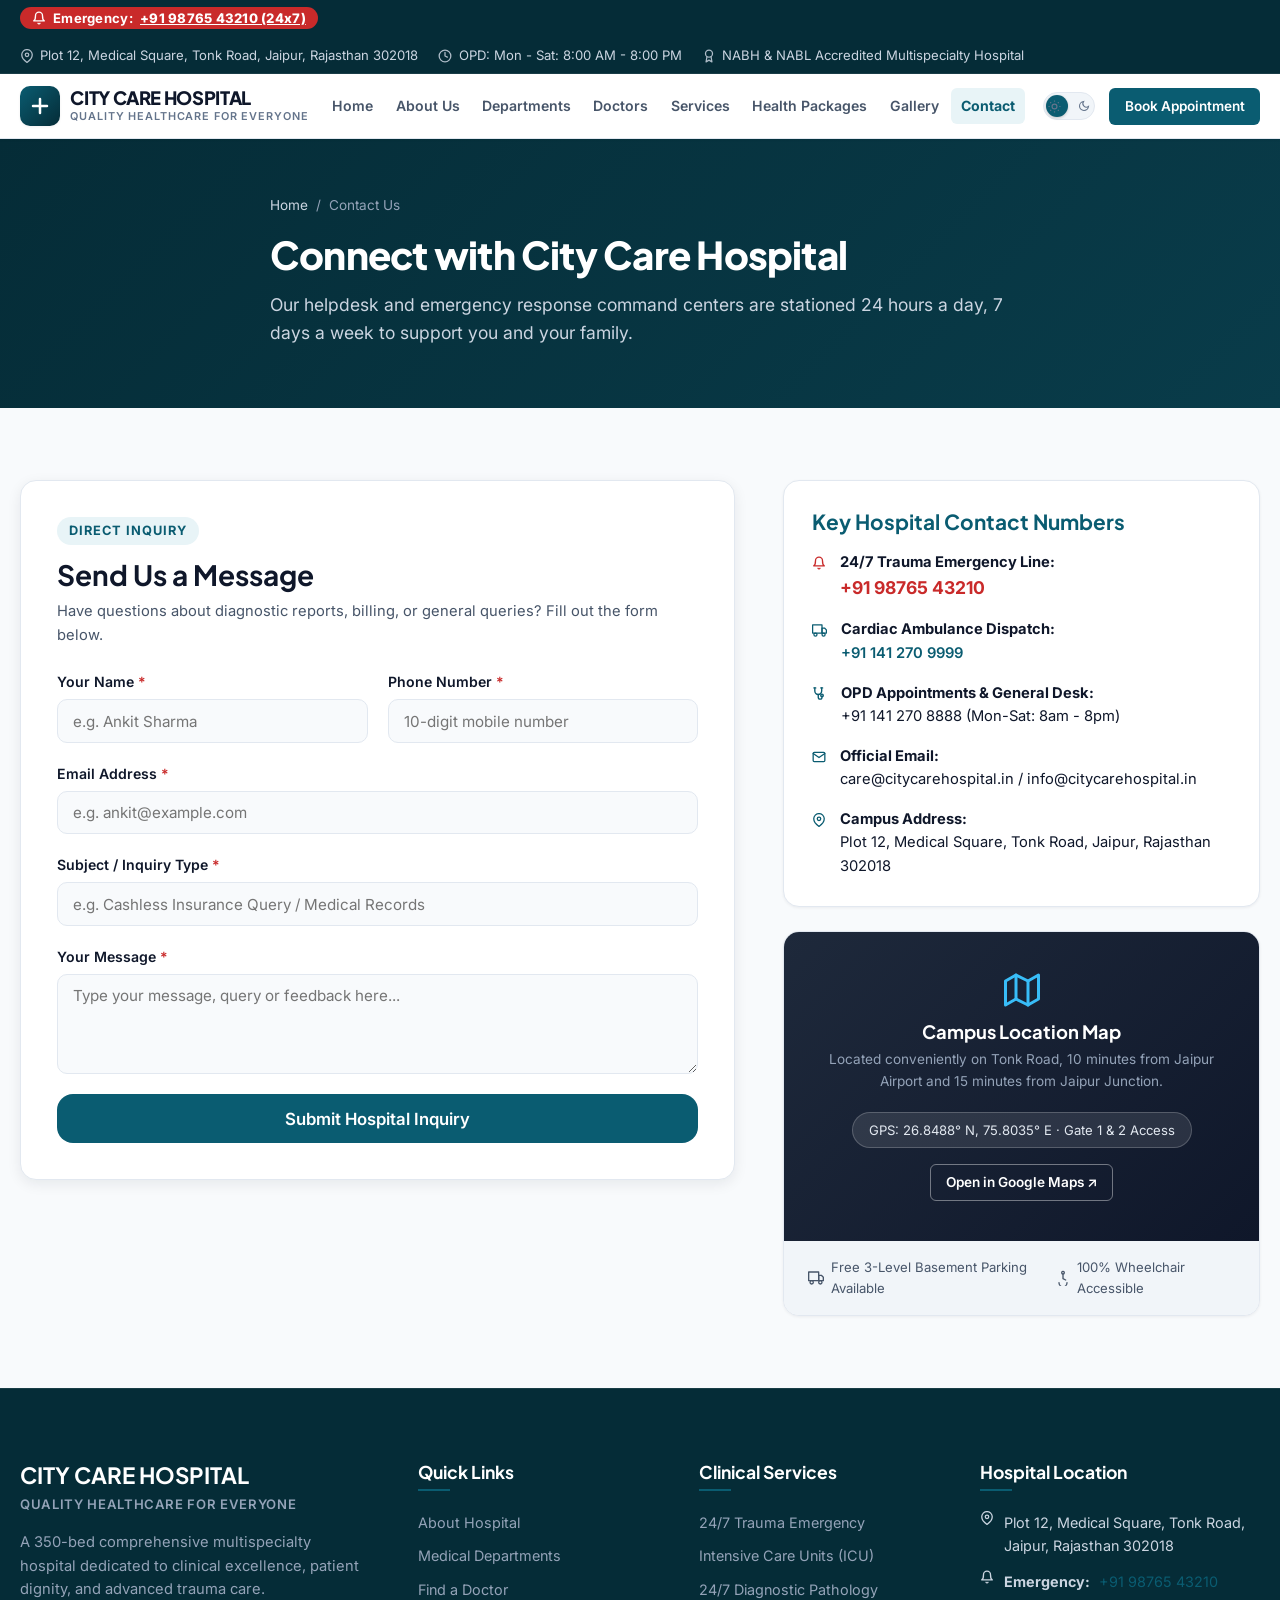
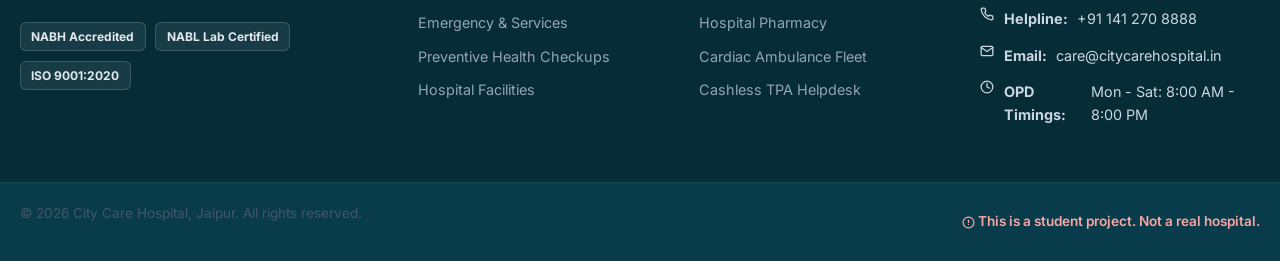
<file: contact.html>
<!DOCTYPE html>
<html lang="en">
<head>
  <meta charset="UTF-8">
  <meta name="viewport" content="width=device-width, initial-scale=1.0">
  <title>Contact &amp; Emergency Location | City Care Hospital, Jaipur</title>
  <meta name="description" content="Reach City Care Hospital, Jaipur. 24/7 Trauma emergency line, OPD desk helpline numbers, inquiry feedback form, operating hours, and location map.">
  <link rel="stylesheet" href="css/style.css">
</head>
<body>

    <!-- Top Emergency & Announcement Bar -->
  <aside class="top-bar" aria-label="Hospital emergency line and quick announcement">
    <div class="container top-bar-container">
      <div class="top-bar-emergency">
        <svg class="icon-svg" viewBox="0 0 24 24" width="14" height="14" fill="none" stroke="currentColor" stroke-width="2.3" stroke-linecap="round" stroke-linejoin="round" aria-hidden="true"><path d="M18 8A6 6 0 0 0 6 8c0 7-3 9-3 9h18s-3-2-3-9"></path><path d="M13.73 21a2 2 0 0 1-3.46 0"></path></svg>
        <span>Emergency:</span>
        <a href="tel:+919876543210">+91 98765 43210 (24x7)</a>
      </div>
      <div class="top-bar-info">
        <span><svg class="icon-svg" viewBox="0 0 24 24" width="14" height="14" fill="none" stroke="currentColor" stroke-width="2.2" stroke-linecap="round" stroke-linejoin="round" aria-hidden="true"><path d="M21 10c0 7-9 13-9 13s-9-6-9-13a9 9 0 0 1 18 0z"></path><circle cx="12" cy="10" r="3"></circle></svg> Plot 12, Medical Square, Tonk Road, Jaipur, Rajasthan 302018</span>
        <span><svg class="icon-svg" viewBox="0 0 24 24" width="14" height="14" fill="none" stroke="currentColor" stroke-width="2.2" stroke-linecap="round" stroke-linejoin="round" aria-hidden="true"><circle cx="12" cy="12" r="10"></circle><polyline points="12 6 12 12 16 14"></polyline></svg> OPD: Mon - Sat: 8:00 AM - 8:00 PM</span>
        <span><svg class="icon-svg" viewBox="0 0 24 24" width="14" height="14" fill="none" stroke="currentColor" stroke-width="2.2" stroke-linecap="round" stroke-linejoin="round" aria-hidden="true"><circle cx="12" cy="8" r="6"></circle><path d="M15.477 12.89 17 22l-5-3-5 3 1.523-9.11"></path></svg> NABH &amp; NABL Accredited Multispecialty Hospital</span>
      </div>
    </div>
  </aside>

  <!-- Sticky Site Navigation Header -->
  <header class="site-header">
    <div class="container nav-wrapper">
      <a href="index.html" class="brand" aria-label="City Care Hospital Home">
        <div class="brand-icon" aria-hidden="true">
          <svg viewBox="0 0 24 24" width="24" height="24" fill="none" stroke="currentColor" stroke-width="2.5" stroke-linecap="round" stroke-linejoin="round">
            <line x1="12" y1="5" x2="12" y2="19"></line>
            <line x1="5" y1="12" x2="19" y2="12"></line>
          </svg>
        </div>
        <div class="brand-text">
          <h1>CITY CARE HOSPITAL</h1>
          <p>Quality Healthcare for Everyone</p>
        </div>
      </a>

      <nav aria-label="Primary navigation">
        <ul class="nav-menu" id="navMenu">
          <li><a href="index.html" class="nav-link">Home</a></li>
          <li><a href="about.html" class="nav-link">About Us</a></li>
          <li><a href="departments.html" class="nav-link">Departments</a></li>
          <li><a href="doctors.html" class="nav-link">Doctors</a></li>
          <li><a href="services.html" class="nav-link">Services</a></li>
          <li><a href="health-packages.html" class="nav-link">Health Packages</a></li>
          <li><a href="gallery.html" class="nav-link">Gallery</a></li>
          <li><a href="contact.html" class="nav-link">Contact</a></li>
        </ul>
      </nav>

      <div class="header-actions">
        <button id="themeToggle" class="theme-switch" role="switch" aria-checked="false" aria-label="Switch visual theme" title="Toggle dark/light mode">
          <span class="switch-track">
            <span class="switch-icon" aria-hidden="true">
              <svg viewBox="0 0 24 24" width="13" height="13" fill="none" stroke="currentColor" stroke-width="2.2"><circle cx="12" cy="12" r="4.5"></circle><line x1="12" y1="1" x2="12" y2="3"></line><line x1="12" y1="21" x2="12" y2="23"></line><line x1="4.22" y1="4.22" x2="5.64" y2="5.64"></line><line x1="18.36" y1="18.36" x2="19.78" y2="19.78"></line><line x1="1" y1="12" x2="3" y2="12"></line><line x1="21" y1="12" x2="23" y2="12"></line><line x1="4.22" y1="19.78" x2="5.64" y2="18.36"></line><line x1="18.36" y1="5.64" x2="19.78" y2="4.22"></line></svg>
            </span>
            <span class="switch-icon" aria-hidden="true">
              <svg viewBox="0 0 24 24" width="12" height="12" fill="none" stroke="currentColor" stroke-width="2.2"><path d="M21 12.79A9 9 0 1 1 11.21 3 7 7 0 0 0 21 12.79z"></path></svg>
            </span>
            <span class="switch-thumb"></span>
          </span>
        </button>
        <a href="appointment.html" class="btn btn-primary btn-sm">Book Appointment</a>
        <button class="menu-toggle" id="menuToggle" aria-label="Toggle mobile menu" aria-expanded="false">
          <svg viewBox="0 0 24 24" fill="none" stroke="currentColor" stroke-width="2.2">
            <line x1="3" y1="12" x2="21" y2="12"></line><line x1="3" y1="6" x2="21" y2="6"></line><line x1="3" y1="18" x2="21" y2="18"></line>
          </svg>
        </button>
      </div>
    </div>
  </header>

  <main id="mainContent">

    <!-- Page Banner -->
    <section class="page-banner">
      <div class="container page-banner-content">
        <nav class="breadcrumb" aria-label="Breadcrumb">
          <a href="index.html">Home</a>
          <span>/</span>
          <span aria-current="page">Contact Us</span>
        </nav>
        <h1>Connect with City Care Hospital</h1>
        <p>Our helpdesk and emergency response command centers are stationed 24 hours a day, 7 days a week to support you and your family.</p>
      </div>
    </section>

    <!-- Main Contact & Location Section -->
    <section class="section">
      <div class="container">
        <div class="hero-grid" style="align-items: flex-start; gap: 3rem;">

          <!-- Left Column: Contact Form -->
          <div>
            <div class="form-card">
              <div style="margin-bottom: 1.5rem;">
                <span class="section-tag">Direct Inquiry</span>
                <h2 style="font-size: 1.75rem; margin-bottom: 0.5rem;">Send Us a Message</h2>
                <p style="font-size: 0.92rem; color: var(--text-muted);">Have questions about diagnostic reports, billing, or general queries? Fill out the form below.</p>
              </div>

              <!-- Success Alert Box -->
              <div id="contactSuccessAlert" style="display: none; background: var(--health-green-soft); border: 2px solid var(--health-green); border-radius: var(--radius-md); padding: 1.25rem; margin-bottom: 1.5rem;" role="alert">
                <h4 style="color: var(--health-green); margin-bottom: 0.25rem;">Message Dispatched Successfully!</h4>
                <p style="font-size: 0.88rem; margin: 0; color: var(--text-main);">Thank you for contacting City Care Hospital. Our patient relations desk will respond to your registered email and phone within 2 hours.</p>
              </div>

              <form id="contactForm" novalidate>
                <div class="form-grid">

                  <div class="form-group">
                    <label for="contactName" class="form-label">Your Name <span class="req">*</span></label>
                    <input type="text" id="contactName" class="form-control" placeholder="e.g. Ankit Sharma" required>
                    <span class="field-error" id="errContactName">Please enter your name (at least 3 characters).</span>
                  </div>

                  <div class="form-group">
                    <label for="contactPhone" class="form-label">Phone Number <span class="req">*</span></label>
                    <input type="tel" id="contactPhone" class="form-control" placeholder="10-digit mobile number" maxlength="10" required>
                    <span class="field-error" id="errContactPhone">Please enter a 10-digit mobile number.</span>
                  </div>

                  <div class="form-group form-group-full">
                    <label for="contactEmail" class="form-label">Email Address <span class="req">*</span></label>
                    <input type="email" id="contactEmail" class="form-control" placeholder="e.g. ankit@example.com" required>
                    <span class="field-error" id="errContactEmail">Please enter a valid email address.</span>
                  </div>

                  <div class="form-group form-group-full">
                    <label for="contactSubject" class="form-label">Subject / Inquiry Type <span class="req">*</span></label>
                    <input type="text" id="contactSubject" class="form-control" placeholder="e.g. Cashless Insurance Query / Medical Records" required>
                    <span class="field-error" id="errContactSubject">Please specify the subject of your inquiry.</span>
                  </div>

                  <div class="form-group form-group-full">
                    <label for="contactMessage" class="form-label">Your Message <span class="req">*</span></label>
                    <textarea id="contactMessage" class="form-control" rows="4" placeholder="Type your message, query or feedback here..." required></textarea>
                    <span class="field-error" id="errContactMessage">Please provide a message with at least 10 characters.</span>
                  </div>

                  <div class="form-group form-group-full">
                    <button type="submit" class="btn btn-primary btn-block btn-lg">Submit Hospital Inquiry</button>
                  </div>

                </div>
              </form>
            </div>
          </div>

          <!-- Right Column: Emergency Hotlines, Address & Map -->
          <div style="display: flex; flex-direction: column; gap: 1.5rem;">

            <!-- Direct Contact Card -->
            <div class="card" style="padding: 1.75rem;">
              <h3 style="font-size: 1.3rem; margin-bottom: 1rem; color: var(--primary);">Key Hospital Contact Numbers</h3>
              
              <div style="display: flex; flex-direction: column; gap: 1rem; font-size: 0.92rem;">
                <div style="display: flex; gap: 0.85rem; align-items: flex-start;">
                  <span style="color: var(--accent);"><svg class="icon-svg" viewBox="0 0 24 24" width="14" height="14" fill="none" stroke="currentColor" stroke-width="2.3" stroke-linecap="round" stroke-linejoin="round" aria-hidden="true"><path d="M18 8A6 6 0 0 0 6 8c0 7-3 9-3 9h18s-3-2-3-9"></path><path d="M13.73 21a2 2 0 0 1-3.46 0"></path></svg></span>
                  <div>
                    <strong>24/7 Trauma Emergency Line:</strong><br>
                    <a href="tel:+919876543210" style="color: var(--accent); font-weight: 700; font-size: 1.1rem;">+91 98765 43210</a>
                  </div>
                </div>

                <div style="display: flex; gap: 0.85rem; align-items: flex-start;">
                  <span style="color: var(--primary);"><svg class="icon-svg" viewBox="0 0 24 24" width="15" height="15" fill="none" stroke="currentColor" stroke-width="2" stroke-linecap="round" stroke-linejoin="round" aria-hidden="true"><rect x="1" y="3" width="15" height="13"></rect><polygon points="16 8 20 8 23 11 23 16 16 16 16 8"></polygon><circle cx="5.5" cy="18.5" r="2.5"></circle><circle cx="18.5" cy="18.5" r="2.5"></circle></svg></span>
                  <div>
                    <strong>Cardiac Ambulance Dispatch:</strong><br>
                    <a href="tel:+911412709999" style="font-weight: 600;">+91 141 270 9999</a>
                  </div>
                </div>

                <div style="display: flex; gap: 0.85rem; align-items: flex-start;">
                  <span style="color: var(--primary);"><svg class="icon-svg" viewBox="0 0 24 24" width="15" height="15" fill="none" stroke="currentColor" stroke-width="2.2" stroke-linecap="round" stroke-linejoin="round" aria-hidden="true"><path d="M4.5 3v5a5.5 5.5 0 0 0 11 0V3"></path><path d="M3 3h3"></path><path d="M14 3h3"></path><path d="M10 13.5V18a3 3 0 0 0 6 0v-2"></path><circle cx="16" cy="15" r="2"></circle></svg></span>
                  <div>
                    <strong>OPD Appointments &amp; General Desk:</strong><br>
                    <span>+91 141 270 8888</span> (Mon-Sat: 8am - 8pm)
                  </div>
                </div>

                <div style="display: flex; gap: 0.85rem; align-items: flex-start;">
                  <span style="color: var(--primary);"><svg class="icon-svg" viewBox="0 0 24 24" width="14" height="14" fill="none" stroke="currentColor" stroke-width="2.2" stroke-linecap="round" stroke-linejoin="round" aria-hidden="true"><path d="M4 4h16c1.1 0 2 .9 2 2v12c0 1.1-.9 2-2 2H4c-1.1 0-2-.9-2-2V6c0-1.1.9-2 2-2z"></path><polyline points="22,6 12,13 2,6"></polyline></svg></span>
                  <div>
                    <strong>Official Email:</strong><br>
                    <span>care@citycarehospital.in / info@citycarehospital.in</span>
                  </div>
                </div>

                <div style="display: flex; gap: 0.85rem; align-items: flex-start;">
                  <span style="color: var(--primary);"><svg class="icon-svg" viewBox="0 0 24 24" width="14" height="14" fill="none" stroke="currentColor" stroke-width="2.2" stroke-linecap="round" stroke-linejoin="round" aria-hidden="true"><path d="M21 10c0 7-9 13-9 13s-9-6-9-13a9 9 0 0 1 18 0z"></path><circle cx="12" cy="10" r="3"></circle></svg></span>
                  <div>
                    <strong>Campus Address:</strong><br>
                    <span>Plot 12, Medical Square, Tonk Road, Jaipur, Rajasthan 302018</span>
                  </div>
                </div>
              </div>
            </div>

            <!-- Stylized Map Placeholder Tile -->
            <div class="card" style="overflow: hidden;">
              <div style="background: linear-gradient(135deg, #1e293b, #0f172a); padding: 2.5rem 1.5rem; text-align: center; color: #ffffff;">
                <div style="margin-bottom: 0.75rem; color: #38bdf8;"><svg class="icon-svg" viewBox="0 0 24 24" width="36" height="36" fill="none" stroke="currentColor" stroke-width="2" stroke-linecap="round" stroke-linejoin="round" aria-hidden="true"><polygon points="1 6 1 22 8 18 16 22 23 18 23 2 16 6 8 2 1 6"></polygon><line x1="8" y1="2" x2="8" y2="18"></line><line x1="16" y1="6" x2="16" y2="22"></line></svg></div>
                <h4 style="color: #ffffff; margin-bottom: 0.35rem; font-size: 1.15rem;">Campus Location Map</h4>
                <p style="font-size: 0.85rem; color: #94a3b8; margin-bottom: 1.25rem;">Located conveniently on Tonk Road, 10 minutes from Jaipur Airport and 15 minutes from Jaipur Junction.</p>
                <div style="display: inline-block; background: rgba(255,255,255,0.1); border: 1px solid rgba(255,255,255,0.2); padding: 0.4rem 1rem; border-radius: var(--radius-full); font-size: 0.82rem; color: #e2e8f0; margin-bottom: 1rem;">
                  GPS: 26.8488° N, 75.8035° E · Gate 1 &amp; 2 Access
                </div>
                <div>
                  <a href="https://maps.google.com" target="_blank" rel="noopener noreferrer" class="btn btn-outline btn-sm" style="color: #ffffff; border-color: rgba(255,255,255,0.4);">
                    Open in Google Maps ↗
                  </a>
                </div>
              </div>
              <div style="padding: 1rem 1.5rem; background: var(--surface-alt); font-size: 0.82rem; color: var(--text-muted); display: flex; justify-content: space-between; align-items: center;">
                <span style="display: inline-flex; align-items: center; gap: 0.4rem;"><svg class="icon-svg" viewBox="0 0 24 24" width="16" height="16" fill="none" stroke="currentColor" stroke-width="2" stroke-linecap="round" stroke-linejoin="round" aria-hidden="true"><rect x="1" y="3" width="15" height="13"></rect><polygon points="16 8 20 8 23 11 23 16 16 16 16 8"></polygon><circle cx="5.5" cy="18.5" r="2.5"></circle><circle cx="18.5" cy="18.5" r="2.5"></circle></svg> Free 3-Level Basement Parking Available</span>
                <span style="display: inline-flex; align-items: center; gap: 0.4rem;"><svg class="icon-svg" viewBox="0 0 24 24" width="16" height="16" fill="none" stroke="currentColor" stroke-width="2" stroke-linecap="round" stroke-linejoin="round" aria-hidden="true"><circle cx="12" cy="4" r="2"></circle><path d="M18 19a6 6 0 1 1-12 0"></path><path d="M12 6v7l4 2"></path></svg> 100% Wheelchair Accessible</span>
              </div>
            </div>

          </div>

        </div>
      </div>
    </section>

  </main>

  <!-- Shared Footer -->
  <footer class="site-footer">
    <div class="container">
      <div class="footer-grid">
        <div class="footer-brand">
          <h2>CITY CARE HOSPITAL</h2>
          <p class="footer-tagline">Quality Healthcare for Everyone</p>
          <p class="footer-desc">
            A 350-bed comprehensive multispecialty hospital dedicated to clinical excellence, patient dignity, and advanced trauma care.
          </p>
          <div class="footer-accreditations">
            <span class="accred-badge">NABH Accredited</span>
            <span class="accred-badge">NABL Lab Certified</span>
            <span class="accred-badge">ISO 9001:2020</span>
          </div>
        </div>

        <div class="footer-column">
          <h3>Quick Links</h3>
          <ul class="footer-links">
            <li><a href="about.html">About Hospital</a></li>
            <li><a href="departments.html">Medical Departments</a></li>
            <li><a href="doctors.html">Find a Doctor</a></li>
            <li><a href="services.html">Emergency &amp; Services</a></li>
            <li><a href="health-packages.html">Preventive Health Checkups</a></li>
            <li><a href="gallery.html">Hospital Facilities</a></li>
          </ul>
        </div>

        <div class="footer-column">
          <h3>Clinical Services</h3>
          <ul class="footer-links">
            <li><a href="services.html#emergency">24/7 Trauma Emergency</a></li>
            <li><a href="services.html#icu">Intensive Care Units (ICU)</a></li>
            <li><a href="services.html#lab">24/7 Diagnostic Pathology</a></li>
            <li><a href="services.html#pharmacy">Hospital Pharmacy</a></li>
            <li><a href="services.html#ambulance">Cardiac Ambulance Fleet</a></li>
            <li><a href="appointment.html">Cashless TPA Helpdesk</a></li>
          </ul>
        </div>

        <div class="footer-column">
          <h3>Hospital Location</h3>
                    <ul class="footer-contact-info">
            <li><svg class="icon-svg" viewBox="0 0 24 24" width="14" height="14" fill="none" stroke="currentColor" stroke-width="2.2" stroke-linecap="round" stroke-linejoin="round" aria-hidden="true"><path d="M21 10c0 7-9 13-9 13s-9-6-9-13a9 9 0 0 1 18 0z"></path><circle cx="12" cy="10" r="3"></circle></svg> <span>Plot 12, Medical Square, Tonk Road, Jaipur, Rajasthan 302018</span></li>
            <li><svg class="icon-svg" viewBox="0 0 24 24" width="14" height="14" fill="none" stroke="currentColor" stroke-width="2.3" stroke-linecap="round" stroke-linejoin="round" aria-hidden="true"><path d="M18 8A6 6 0 0 0 6 8c0 7-3 9-3 9h18s-3-2-3-9"></path><path d="M13.73 21a2 2 0 0 1-3.46 0"></path></svg> <strong>Emergency:</strong> <a href="tel:+919876543210">+91 98765 43210</a></li>
            <li><svg class="icon-svg" viewBox="0 0 24 24" width="14" height="14" fill="none" stroke="currentColor" stroke-width="2.2" stroke-linecap="round" stroke-linejoin="round" aria-hidden="true"><path d="M22 16.92v3a2 2 0 0 1-2.18 2 19.79 19.79 0 0 1-8.63-3.07 19.5 19.5 0 0 1-6-6 19.79 19.79 0 0 1-3.07-8.67A2 2 0 0 1 4.11 2h3a2 2 0 0 1 2 1.72 12.84 12.84 0 0 0 .7 2.81 2 2 0 0 1-.45 2.11L8.09 9.91a16 16 0 0 0 6 6l1.27-1.27a2 2 0 0 1 2.11-.45 12.84 12.84 0 0 0 2.81.7A2 2 0 0 1 22 16.92z"></path></svg> <strong>Helpline:</strong> +91 141 270 8888</li>
            <li><svg class="icon-svg" viewBox="0 0 24 24" width="14" height="14" fill="none" stroke="currentColor" stroke-width="2.2" stroke-linecap="round" stroke-linejoin="round" aria-hidden="true"><path d="M4 4h16c1.1 0 2 .9 2 2v12c0 1.1-.9 2-2 2H4c-1.1 0-2-.9-2-2V6c0-1.1.9-2 2-2z"></path><polyline points="22,6 12,13 2,6"></polyline></svg> <strong>Email:</strong> care@citycarehospital.in</li>
            <li><svg class="icon-svg" viewBox="0 0 24 24" width="14" height="14" fill="none" stroke="currentColor" stroke-width="2.2" stroke-linecap="round" stroke-linejoin="round" aria-hidden="true"><circle cx="12" cy="12" r="10"></circle><polyline points="12 6 12 12 16 14"></polyline></svg> <strong>OPD Timings:</strong> Mon - Sat: 8:00 AM - 8:00 PM</li>
          </ul>
        </div>
      </div>
    </div>

    <div class="footer-bottom">
      <div class="container">
        <p>© 2026 City Care Hospital, Jaipur. All rights reserved.</p>
        <p class="student-disclaimer"><svg class="icon-svg" viewBox="0 0 24 24" width="13" height="13" fill="none" stroke="currentColor" stroke-width="2.2" stroke-linecap="round" stroke-linejoin="round" aria-hidden="true"><circle cx="12" cy="12" r="10"></circle><line x1="12" y1="8" x2="12" y2="12"></line><line x1="12" y1="16" x2="12.01" y2="16"></line></svg> This is a student project. Not a real hospital.</p>
      </div>
    </div>
  </footer>

  <button id="backToTop" class="back-to-top" aria-label="Back to top of page">
    <svg viewBox="0 0 24 24" width="20" height="20" fill="none" stroke="currentColor" stroke-width="2.5" stroke-linecap="round" stroke-linejoin="round">
      <polyline points="18 15 12 9 6 15"></polyline>
    </svg>
  </button>

  <script src="js/script.js"></script>
</body>
</html>
</file>
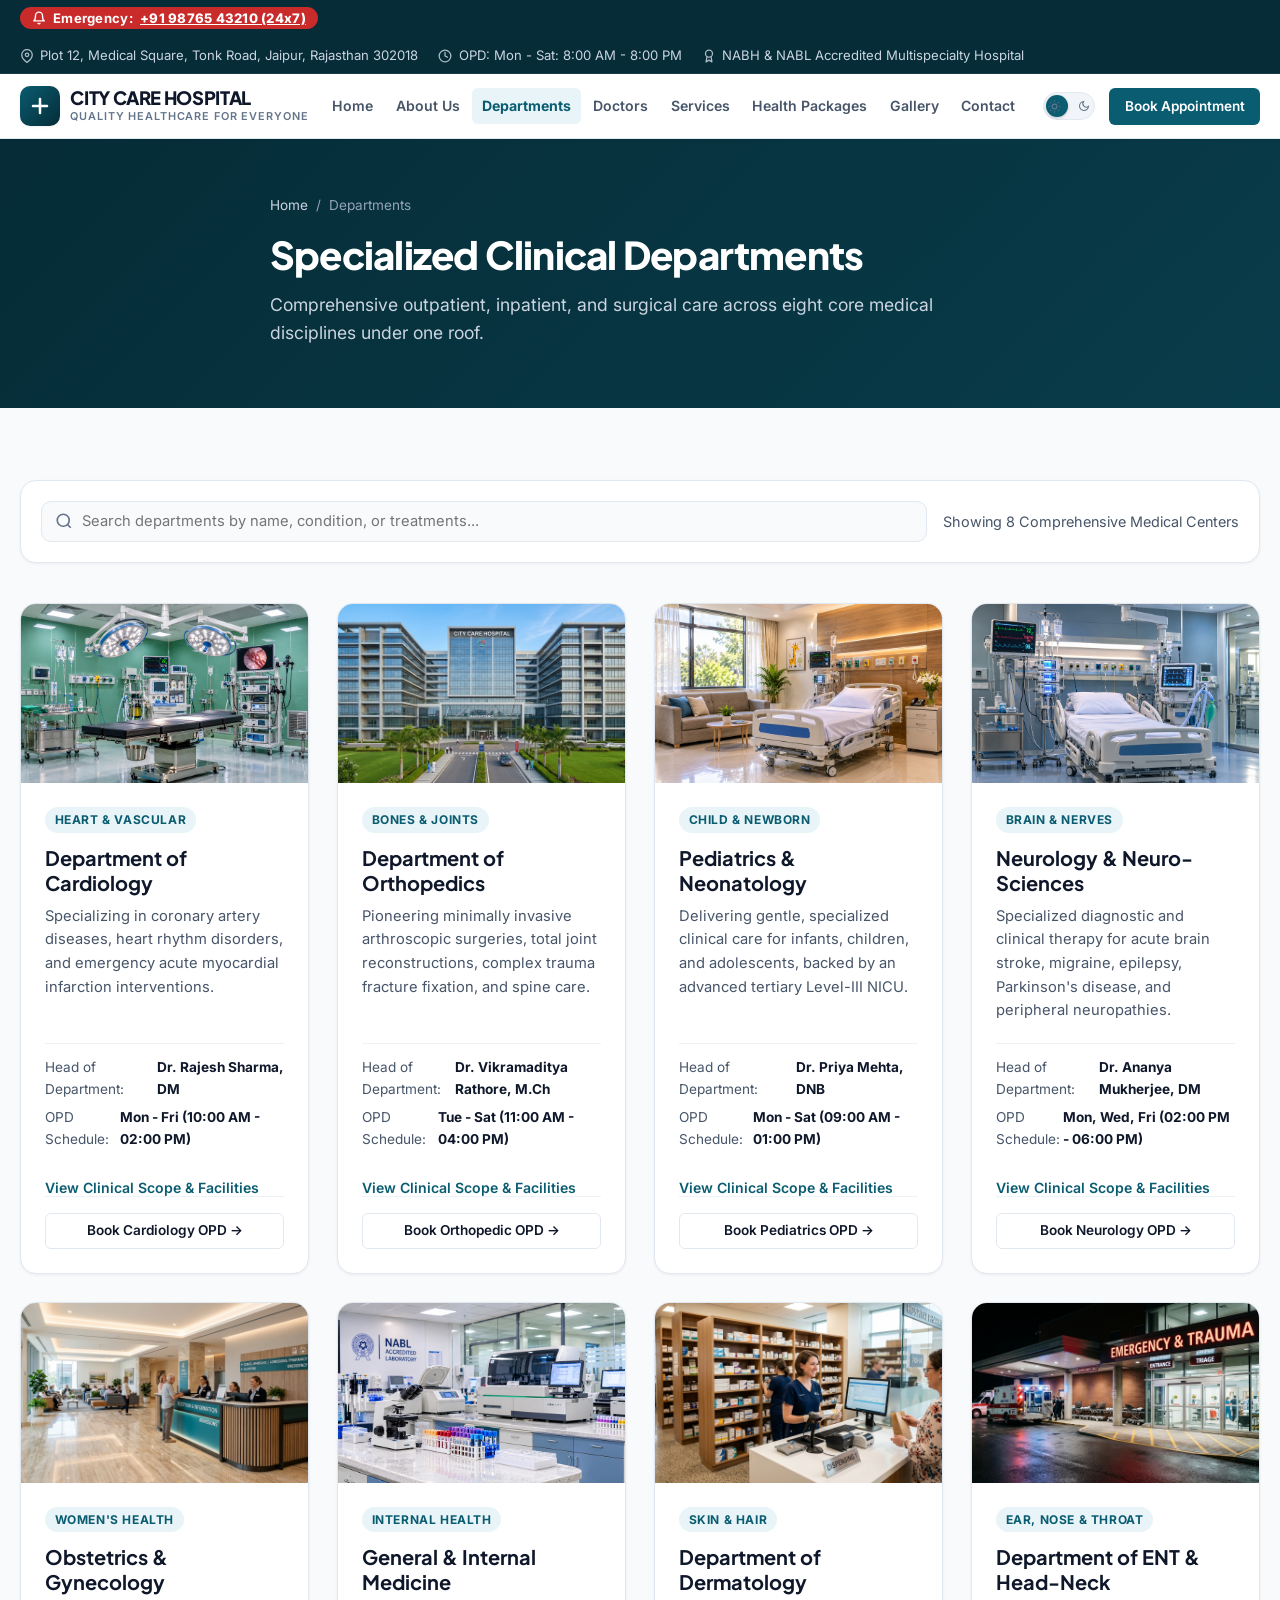
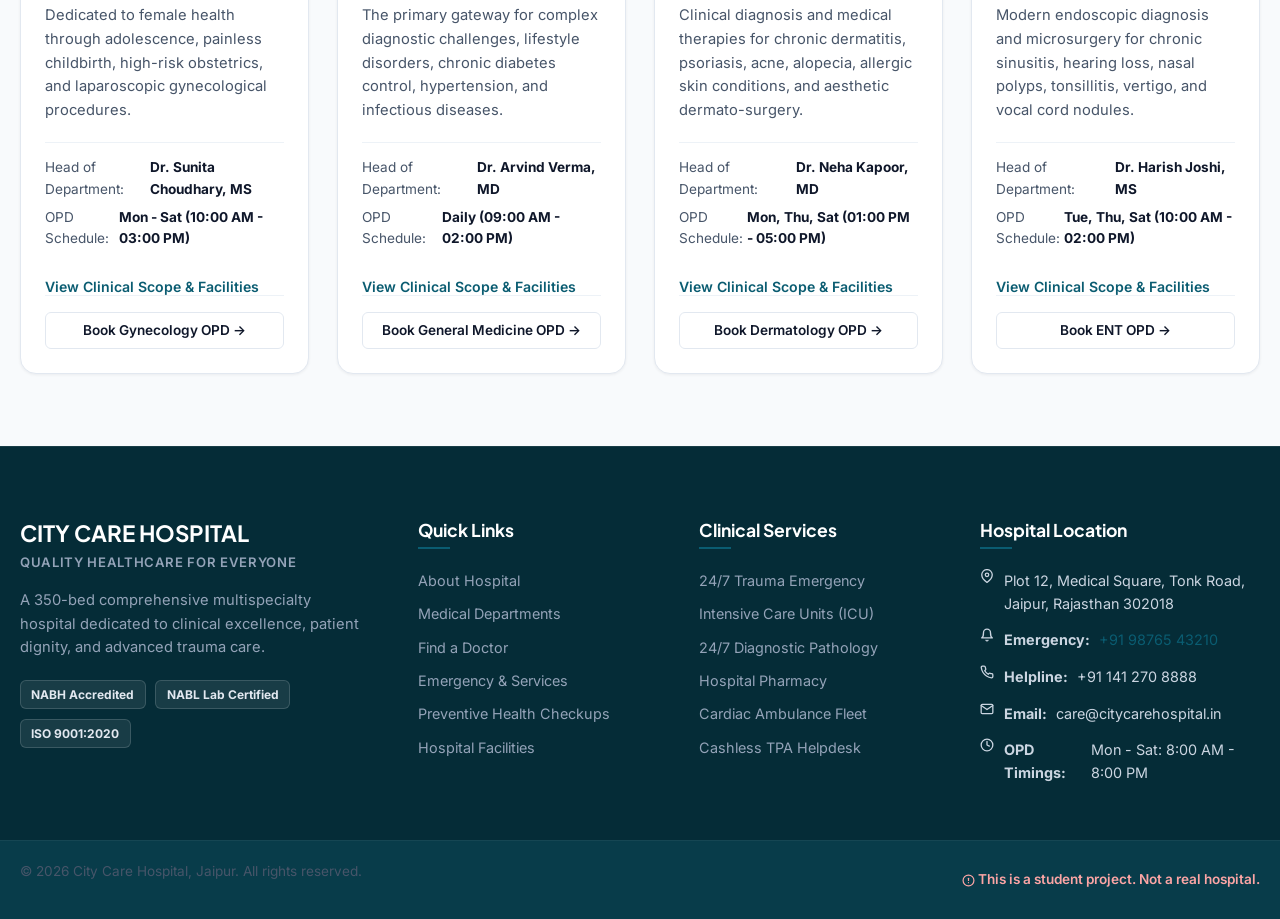
<file: departments.html>
<!DOCTYPE html>
<html lang="en">
<head>
  <meta charset="UTF-8">
  <meta name="viewport" content="width=device-width, initial-scale=1.0">
  <title>Medical Departments | City Care Hospital, Jaipur</title>
  <meta name="description" content="Explore clinical departments at City Care Hospital: Cardiology, Orthopedics, Neurology, Pediatrics, Gynecology, General Medicine, Dermatology, and ENT.">
  <link rel="stylesheet" href="css/style.css">
</head>
<body>

    <!-- Top Emergency & Announcement Bar -->
  <aside class="top-bar" aria-label="Hospital emergency line and quick announcement">
    <div class="container top-bar-container">
      <div class="top-bar-emergency">
        <svg class="icon-svg" viewBox="0 0 24 24" width="14" height="14" fill="none" stroke="currentColor" stroke-width="2.3" stroke-linecap="round" stroke-linejoin="round" aria-hidden="true"><path d="M18 8A6 6 0 0 0 6 8c0 7-3 9-3 9h18s-3-2-3-9"></path><path d="M13.73 21a2 2 0 0 1-3.46 0"></path></svg>
        <span>Emergency:</span>
        <a href="tel:+919876543210">+91 98765 43210 (24x7)</a>
      </div>
      <div class="top-bar-info">
        <span><svg class="icon-svg" viewBox="0 0 24 24" width="14" height="14" fill="none" stroke="currentColor" stroke-width="2.2" stroke-linecap="round" stroke-linejoin="round" aria-hidden="true"><path d="M21 10c0 7-9 13-9 13s-9-6-9-13a9 9 0 0 1 18 0z"></path><circle cx="12" cy="10" r="3"></circle></svg> Plot 12, Medical Square, Tonk Road, Jaipur, Rajasthan 302018</span>
        <span><svg class="icon-svg" viewBox="0 0 24 24" width="14" height="14" fill="none" stroke="currentColor" stroke-width="2.2" stroke-linecap="round" stroke-linejoin="round" aria-hidden="true"><circle cx="12" cy="12" r="10"></circle><polyline points="12 6 12 12 16 14"></polyline></svg> OPD: Mon - Sat: 8:00 AM - 8:00 PM</span>
        <span><svg class="icon-svg" viewBox="0 0 24 24" width="14" height="14" fill="none" stroke="currentColor" stroke-width="2.2" stroke-linecap="round" stroke-linejoin="round" aria-hidden="true"><circle cx="12" cy="8" r="6"></circle><path d="M15.477 12.89 17 22l-5-3-5 3 1.523-9.11"></path></svg> NABH &amp; NABL Accredited Multispecialty Hospital</span>
      </div>
    </div>
  </aside>

  <!-- Sticky Site Navigation Header -->
  <header class="site-header">
    <div class="container nav-wrapper">
      <a href="index.html" class="brand" aria-label="City Care Hospital Home">
        <div class="brand-icon" aria-hidden="true">
          <svg viewBox="0 0 24 24" width="24" height="24" fill="none" stroke="currentColor" stroke-width="2.5" stroke-linecap="round" stroke-linejoin="round">
            <line x1="12" y1="5" x2="12" y2="19"></line>
            <line x1="5" y1="12" x2="19" y2="12"></line>
          </svg>
        </div>
        <div class="brand-text">
          <h1>CITY CARE HOSPITAL</h1>
          <p>Quality Healthcare for Everyone</p>
        </div>
      </a>

      <nav aria-label="Primary navigation">
        <ul class="nav-menu" id="navMenu">
          <li><a href="index.html" class="nav-link">Home</a></li>
          <li><a href="about.html" class="nav-link">About Us</a></li>
          <li><a href="departments.html" class="nav-link">Departments</a></li>
          <li><a href="doctors.html" class="nav-link">Doctors</a></li>
          <li><a href="services.html" class="nav-link">Services</a></li>
          <li><a href="health-packages.html" class="nav-link">Health Packages</a></li>
          <li><a href="gallery.html" class="nav-link">Gallery</a></li>
          <li><a href="contact.html" class="nav-link">Contact</a></li>
        </ul>
      </nav>

      <div class="header-actions">
        <button id="themeToggle" class="theme-switch" role="switch" aria-checked="false" aria-label="Switch visual theme" title="Toggle dark/light mode">
          <span class="switch-track">
            <span class="switch-icon" aria-hidden="true">
              <svg viewBox="0 0 24 24" width="13" height="13" fill="none" stroke="currentColor" stroke-width="2.2"><circle cx="12" cy="12" r="4.5"></circle><line x1="12" y1="1" x2="12" y2="3"></line><line x1="12" y1="21" x2="12" y2="23"></line><line x1="4.22" y1="4.22" x2="5.64" y2="5.64"></line><line x1="18.36" y1="18.36" x2="19.78" y2="19.78"></line><line x1="1" y1="12" x2="3" y2="12"></line><line x1="21" y1="12" x2="23" y2="12"></line><line x1="4.22" y1="19.78" x2="5.64" y2="18.36"></line><line x1="18.36" y1="5.64" x2="19.78" y2="4.22"></line></svg>
            </span>
            <span class="switch-icon" aria-hidden="true">
              <svg viewBox="0 0 24 24" width="12" height="12" fill="none" stroke="currentColor" stroke-width="2.2"><path d="M21 12.79A9 9 0 1 1 11.21 3 7 7 0 0 0 21 12.79z"></path></svg>
            </span>
            <span class="switch-thumb"></span>
          </span>
        </button>
        <a href="appointment.html" class="btn btn-primary btn-sm">Book Appointment</a>
        <button class="menu-toggle" id="menuToggle" aria-label="Toggle mobile menu" aria-expanded="false">
          <svg viewBox="0 0 24 24" fill="none" stroke="currentColor" stroke-width="2.2">
            <line x1="3" y1="12" x2="21" y2="12"></line><line x1="3" y1="6" x2="21" y2="6"></line><line x1="3" y1="18" x2="21" y2="18"></line>
          </svg>
        </button>
      </div>
    </div>
  </header>

  <main id="mainContent">

    <!-- Page Banner -->
    <section class="page-banner">
      <div class="container page-banner-content">
        <nav class="breadcrumb" aria-label="Breadcrumb">
          <a href="index.html">Home</a>
          <span>/</span>
          <span aria-current="page">Departments</span>
        </nav>
        <h1>Specialized Clinical Departments</h1>
        <p>Comprehensive outpatient, inpatient, and surgical care across eight core medical disciplines under one roof.</p>
      </div>
    </section>

    <!-- Search & Departments Directory Section -->
    <section class="section">
      <div class="container">

        <!-- Live Search Box -->
        <div class="filter-controls-wrapper">
          <div class="search-box">
            <svg viewBox="0 0 24 24" width="18" height="18" fill="none" stroke="currentColor" stroke-width="2.2">
              <circle cx="11" cy="11" r="8"></circle>
              <line x1="21" y1="21" x2="16.65" y2="16.65"></line>
            </svg>
            <input type="text" id="deptSearch" placeholder="Search departments by name, condition, or treatments..." aria-label="Search departments">
          </div>
          <span style="font-size: 0.9rem; color: var(--text-muted);">Showing 8 Comprehensive Medical Centers</span>
        </div>

        <!-- 8 Department Cards -->
        <div class="card-grid" id="departmentsContainer">

          <!-- 1. Cardiology -->
          <article class="card department-card" data-dept="cardiology">
            <div class="card-img-wrap">
              <img src="images/operation-theatre.jpg" alt="Cardiology and Cath Lab" loading="lazy">
            </div>
            <div class="card-body">
              <span class="card-badge">Heart &amp; Vascular</span>
              <h3 class="card-title">Department of Cardiology</h3>
              <p class="card-text">Specializing in coronary artery diseases, heart rhythm disorders, and emergency acute myocardial infarction interventions.</p>
              
              <ul class="card-meta-list">
                <li><span>Head of Department:</span> <strong>Dr. Rajesh Sharma, DM</strong></li>
                <li><span>OPD Schedule:</span> <strong>Mon - Fri (10:00 AM - 02:00 PM)</strong></li>
              </ul>

              <button class="dept-toggle-btn" type="button">View Clinical Scope &amp; Facilities</button>
              
              <div class="dept-expandable">
                <p style="font-size: 0.88rem; margin-bottom: 0.5rem;"><strong>Key Procedures &amp; Infrastructure:</strong></p>
                <ul style="font-size: 0.84rem; color: var(--text-muted); list-style: disc; padding-left: 1.25rem; display: flex; flex-direction: column; gap: 0.25rem;">
                  <li>Primary &amp; Elective Coronary Angioplasty (PTCA)</li>
                  <li>Permanent Pacemaker &amp; ICD Implantation</li>
                  <li>24-Hour Holter Monitoring &amp; Stress Echo (TMT)</li>
                  <li>Dedicated 16-bed Coronary Intensive Care Unit (ICCU)</li>
                </ul>
              </div>

              <div class="card-footer">
                <a href="appointment.html?department=cardiology&doctor=Dr.+Rajesh+Sharma" class="btn btn-outline btn-sm btn-block">Book Cardiology OPD →</a>
              </div>
            </div>
          </article>

          <!-- 2. Orthopedics -->
          <article class="card department-card" data-dept="orthopedics">
            <div class="card-img-wrap">
              <img src="images/building.jpg" alt="Orthopedic Care Ward" loading="lazy">
            </div>
            <div class="card-body">
              <span class="card-badge">Bones &amp; Joints</span>
              <h3 class="card-title">Department of Orthopedics</h3>
              <p class="card-text">Pioneering minimally invasive arthroscopic surgeries, total joint reconstructions, complex trauma fracture fixation, and spine care.</p>
              
              <ul class="card-meta-list">
                <li><span>Head of Department:</span> <strong>Dr. Vikramaditya Rathore, M.Ch</strong></li>
                <li><span>OPD Schedule:</span> <strong>Tue - Sat (11:00 AM - 04:00 PM)</strong></li>
              </ul>

              <button class="dept-toggle-btn" type="button">View Clinical Scope &amp; Facilities</button>
              
              <div class="dept-expandable">
                <p style="font-size: 0.88rem; margin-bottom: 0.5rem;"><strong>Key Procedures &amp; Infrastructure:</strong></p>
                <ul style="font-size: 0.84rem; color: var(--text-muted); list-style: disc; padding-left: 1.25rem; display: flex; flex-direction: column; gap: 0.25rem;">
                  <li>Navigated Total Knee &amp; Hip Replacement</li>
                  <li>Knee &amp; Shoulder Ligament Reconstruction (ACL/PCL)</li>
                  <li>Spine Decompression &amp; Fusion Surgery</li>
                  <li>In-house Advanced Physiotherapy &amp; Rehab Gym</li>
                </ul>
              </div>

              <div class="card-footer">
                <a href="appointment.html?department=orthopedics&doctor=Dr.+Vikramaditya+Rathore" class="btn btn-outline btn-sm btn-block">Book Orthopedic OPD →</a>
              </div>
            </div>
          </article>

          <!-- 3. Pediatrics -->
          <article class="card department-card" data-dept="pediatrics">
            <div class="card-img-wrap">
              <img src="images/patient-room.jpg" alt="Pediatrics Clinic Room" loading="lazy">
            </div>
            <div class="card-body">
              <span class="card-badge">Child &amp; Newborn</span>
              <h3 class="card-title">Pediatrics &amp; Neonatology</h3>
              <p class="card-text">Delivering gentle, specialized clinical care for infants, children, and adolescents, backed by an advanced tertiary Level-III NICU.</p>
              
              <ul class="card-meta-list">
                <li><span>Head of Department:</span> <strong>Dr. Priya Mehta, DNB</strong></li>
                <li><span>OPD Schedule:</span> <strong>Mon - Sat (09:00 AM - 01:00 PM)</strong></li>
              </ul>

              <button class="dept-toggle-btn" type="button">View Clinical Scope &amp; Facilities</button>
              
              <div class="dept-expandable">
                <p style="font-size: 0.88rem; margin-bottom: 0.5rem;"><strong>Key Procedures &amp; Infrastructure:</strong></p>
                <ul style="font-size: 0.84rem; color: var(--text-muted); list-style: disc; padding-left: 1.25rem; display: flex; flex-direction: column; gap: 0.25rem;">
                  <li>Neonatal Intensive Care (Level III NICU) for preterms</li>
                  <li>Comprehensive Childhood Immunization Center</li>
                  <li>Pediatric Asthma &amp; Allergy Management</li>
                  <li>Growth, Milestone &amp; Nutrition Tracking Clinics</li>
                </ul>
              </div>

              <div class="card-footer">
                <a href="appointment.html?department=pediatrics&doctor=Dr.+Priya+Mehta" class="btn btn-outline btn-sm btn-block">Book Pediatrics OPD →</a>
              </div>
            </div>
          </article>

          <!-- 4. Neurology -->
          <article class="card department-card" data-dept="neurology">
            <div class="card-img-wrap">
              <img src="images/icu.jpg" alt="Neurology Monitoring Center" loading="lazy">
            </div>
            <div class="card-body">
              <span class="card-badge">Brain &amp; Nerves</span>
              <h3 class="card-title">Neurology &amp; Neuro-Sciences</h3>
              <p class="card-text">Specialized diagnostic and clinical therapy for acute brain stroke, migraine, epilepsy, Parkinson's disease, and peripheral neuropathies.</p>
              
              <ul class="card-meta-list">
                <li><span>Head of Department:</span> <strong>Dr. Ananya Mukherjee, DM</strong></li>
                <li><span>OPD Schedule:</span> <strong>Mon, Wed, Fri (02:00 PM - 06:00 PM)</strong></li>
              </ul>

              <button class="dept-toggle-btn" type="button">View Clinical Scope &amp; Facilities</button>
              
              <div class="dept-expandable">
                <p style="font-size: 0.88rem; margin-bottom: 0.5rem;"><strong>Key Procedures &amp; Infrastructure:</strong></p>
                <ul style="font-size: 0.84rem; color: var(--text-muted); list-style: disc; padding-left: 1.25rem; display: flex; flex-direction: column; gap: 0.25rem;">
                  <li>Acute Ischemic Stroke Thrombolysis Protocol</li>
                  <li>Digital Video EEG, EMG &amp; Nerve Conduction Studies</li>
                  <li>Movement Disorders &amp; Memory Loss Evaluation</li>
                  <li>Neuro-Critical Care Monitoring Unit</li>
                </ul>
              </div>

              <div class="card-footer">
                <a href="appointment.html?department=neurology&doctor=Dr.+Ananya+Mukherjee" class="btn btn-outline btn-sm btn-block">Book Neurology OPD →</a>
              </div>
            </div>
          </article>

          <!-- 5. Gynecology -->
          <article class="card department-card" data-dept="gynecology">
            <div class="card-img-wrap">
              <img src="images/reception.jpg" alt="Women and Child Care Suite" loading="lazy">
            </div>
            <div class="card-body">
              <span class="card-badge">Women's Health</span>
              <h3 class="card-title">Obstetrics &amp; Gynecology</h3>
              <p class="card-text">Dedicated to female health through adolescence, painless childbirth, high-risk obstetrics, and laparoscopic gynecological procedures.</p>
              
              <ul class="card-meta-list">
                <li><span>Head of Department:</span> <strong>Dr. Sunita Choudhary, MS</strong></li>
                <li><span>OPD Schedule:</span> <strong>Mon - Sat (10:00 AM - 03:00 PM)</strong></li>
              </ul>

              <button class="dept-toggle-btn" type="button">View Clinical Scope &amp; Facilities</button>
              
              <div class="dept-expandable">
                <p style="font-size: 0.88rem; margin-bottom: 0.5rem;"><strong>Key Procedures &amp; Infrastructure:</strong></p>
                <ul style="font-size: 0.84rem; color: var(--text-muted); list-style: disc; padding-left: 1.25rem; display: flex; flex-direction: column; gap: 0.25rem;">
                  <li>High-Risk Pregnancy &amp; Fetal Ultrasound Monitoring</li>
                  <li>Painless Normal Delivery with Epidural Analgesia</li>
                  <li>Laparoscopic Hysterectomy &amp; Ovarian Cystectomy</li>
                  <li>Infertility Evaluation &amp; Menopause Wellness Counseling</li>
                </ul>
              </div>

              <div class="card-footer">
                <a href="appointment.html?department=gynecology&doctor=Dr.+Sunita+Choudhary" class="btn btn-outline btn-sm btn-block">Book Gynecology OPD →</a>
              </div>
            </div>
          </article>

          <!-- 6. General Medicine -->
          <article class="card department-card" data-dept="general-medicine">
            <div class="card-img-wrap">
              <img src="images/lab.jpg" alt="Internal Medicine Consultation Desk" loading="lazy">
            </div>
            <div class="card-body">
              <span class="card-badge">Internal Health</span>
              <h3 class="card-title">General &amp; Internal Medicine</h3>
              <p class="card-text">The primary gateway for complex diagnostic challenges, lifestyle disorders, chronic diabetes control, hypertension, and infectious diseases.</p>
              
              <ul class="card-meta-list">
                <li><span>Head of Department:</span> <strong>Dr. Arvind Verma, MD</strong></li>
                <li><span>OPD Schedule:</span> <strong>Daily (09:00 AM - 02:00 PM)</strong></li>
              </ul>

              <button class="dept-toggle-btn" type="button">View Clinical Scope &amp; Facilities</button>
              
              <div class="dept-expandable">
                <p style="font-size: 0.88rem; margin-bottom: 0.5rem;"><strong>Key Procedures &amp; Infrastructure:</strong></p>
                <ul style="font-size: 0.84rem; color: var(--text-muted); list-style: disc; padding-left: 1.25rem; display: flex; flex-direction: column; gap: 0.25rem;">
                  <li>Advanced Diabetes &amp; Glycemic Control Program</li>
                  <li>Hypertension, Thyroid &amp; Metabolic Disorder Management</li>
                  <li>Infectious Fevers: Dengue, Malaria, Typhoid Protocols</li>
                  <li>Adult Vaccinations &amp; Preventive Health Screenings</li>
                </ul>
              </div>

              <div class="card-footer">
                <a href="appointment.html?department=general-medicine&doctor=Dr.+Arvind+Verma" class="btn btn-outline btn-sm btn-block">Book General Medicine OPD →</a>
              </div>
            </div>
          </article>

          <!-- 7. Dermatology -->
          <article class="card department-card" data-dept="dermatology">
            <div class="card-img-wrap">
              <img src="images/pharmacy.jpg" alt="Dermatology and Skin Clinic" loading="lazy">
            </div>
            <div class="card-body">
              <span class="card-badge">Skin &amp; Hair</span>
              <h3 class="card-title">Department of Dermatology</h3>
              <p class="card-text">Clinical diagnosis and medical therapies for chronic dermatitis, psoriasis, acne, alopecia, allergic skin conditions, and aesthetic dermato-surgery.</p>
              
              <ul class="card-meta-list">
                <li><span>Head of Department:</span> <strong>Dr. Neha Kapoor, MD</strong></li>
                <li><span>OPD Schedule:</span> <strong>Mon, Thu, Sat (01:00 PM - 05:00 PM)</strong></li>
              </ul>

              <button class="dept-toggle-btn" type="button">View Clinical Scope &amp; Facilities</button>
              
              <div class="dept-expandable">
                <p style="font-size: 0.88rem; margin-bottom: 0.5rem;"><strong>Key Procedures &amp; Infrastructure:</strong></p>
                <ul style="font-size: 0.84rem; color: var(--text-muted); list-style: disc; padding-left: 1.25rem; display: flex; flex-direction: column; gap: 0.25rem;">
                  <li>Laser Therapy for Pigmentation &amp; Scars</li>
                  <li>Platelet-Rich Plasma (PRP) for Hair Loss</li>
                  <li>Skin Biopsies, Allergy Patch Testing &amp; Cryotherapy</li>
                  <li>Vitiligo &amp; Eczema Medical Management</li>
                </ul>
              </div>

              <div class="card-footer">
                <a href="appointment.html?department=dermatology&doctor=Dr.+Neha+Kapoor" class="btn btn-outline btn-sm btn-block">Book Dermatology OPD →</a>
              </div>
            </div>
          </article>

          <!-- 8. ENT -->
          <article class="card department-card" data-dept="ent">
            <div class="card-img-wrap">
              <img src="images/emergency.jpg" alt="ENT Diagnosis Facility" loading="lazy">
            </div>
            <div class="card-body">
              <span class="card-badge">Ear, Nose &amp; Throat</span>
              <h3 class="card-title">Department of ENT &amp; Head-Neck</h3>
              <p class="card-text">Modern endoscopic diagnosis and microsurgery for chronic sinusitis, hearing loss, nasal polyps, tonsillitis, vertigo, and vocal cord nodules.</p>
              
              <ul class="card-meta-list">
                <li><span>Head of Department:</span> <strong>Dr. Harish Joshi, MS</strong></li>
                <li><span>OPD Schedule:</span> <strong>Tue, Thu, Sat (10:00 AM - 02:00 PM)</strong></li>
              </ul>

              <button class="dept-toggle-btn" type="button">View Clinical Scope &amp; Facilities</button>
              
              <div class="dept-expandable">
                <p style="font-size: 0.88rem; margin-bottom: 0.5rem;"><strong>Key Procedures &amp; Infrastructure:</strong></p>
                <ul style="font-size: 0.84rem; color: var(--text-muted); list-style: disc; padding-left: 1.25rem; display: flex; flex-direction: column; gap: 0.25rem;">
                  <li>Functional Endoscopic Sinus Surgery (FESS)</li>
                  <li>Microscopic Tympanoplasty &amp; Mastoidectomy</li>
                  <li>Computerized Pure Tone Audiometry (PTA) Soundproof Room</li>
                  <li>Snoring &amp; Obstructive Sleep Apnea Evaluation</li>
                </ul>
              </div>

              <div class="card-footer">
                <a href="appointment.html?department=ent&doctor=Dr.+Harish+Joshi" class="btn btn-outline btn-sm btn-block">Book ENT OPD →</a>
              </div>
            </div>
          </article>

        </div>
      </div>
    </section>

  </main>

  <!-- Shared Footer -->
  <footer class="site-footer">
    <div class="container">
      <div class="footer-grid">
        <div class="footer-brand">
          <h2>CITY CARE HOSPITAL</h2>
          <p class="footer-tagline">Quality Healthcare for Everyone</p>
          <p class="footer-desc">
            A 350-bed comprehensive multispecialty hospital dedicated to clinical excellence, patient dignity, and advanced trauma care.
          </p>
          <div class="footer-accreditations">
            <span class="accred-badge">NABH Accredited</span>
            <span class="accred-badge">NABL Lab Certified</span>
            <span class="accred-badge">ISO 9001:2020</span>
          </div>
        </div>

        <div class="footer-column">
          <h3>Quick Links</h3>
          <ul class="footer-links">
            <li><a href="about.html">About Hospital</a></li>
            <li><a href="departments.html">Medical Departments</a></li>
            <li><a href="doctors.html">Find a Doctor</a></li>
            <li><a href="services.html">Emergency &amp; Services</a></li>
            <li><a href="health-packages.html">Preventive Health Checkups</a></li>
            <li><a href="gallery.html">Hospital Facilities</a></li>
          </ul>
        </div>

        <div class="footer-column">
          <h3>Clinical Services</h3>
          <ul class="footer-links">
            <li><a href="services.html#emergency">24/7 Trauma Emergency</a></li>
            <li><a href="services.html#icu">Intensive Care Units (ICU)</a></li>
            <li><a href="services.html#lab">24/7 Diagnostic Pathology</a></li>
            <li><a href="services.html#pharmacy">Hospital Pharmacy</a></li>
            <li><a href="services.html#ambulance">Cardiac Ambulance Fleet</a></li>
            <li><a href="appointment.html">Cashless TPA Helpdesk</a></li>
          </ul>
        </div>

        <div class="footer-column">
          <h3>Hospital Location</h3>
                    <ul class="footer-contact-info">
            <li><svg class="icon-svg" viewBox="0 0 24 24" width="14" height="14" fill="none" stroke="currentColor" stroke-width="2.2" stroke-linecap="round" stroke-linejoin="round" aria-hidden="true"><path d="M21 10c0 7-9 13-9 13s-9-6-9-13a9 9 0 0 1 18 0z"></path><circle cx="12" cy="10" r="3"></circle></svg> <span>Plot 12, Medical Square, Tonk Road, Jaipur, Rajasthan 302018</span></li>
            <li><svg class="icon-svg" viewBox="0 0 24 24" width="14" height="14" fill="none" stroke="currentColor" stroke-width="2.3" stroke-linecap="round" stroke-linejoin="round" aria-hidden="true"><path d="M18 8A6 6 0 0 0 6 8c0 7-3 9-3 9h18s-3-2-3-9"></path><path d="M13.73 21a2 2 0 0 1-3.46 0"></path></svg> <strong>Emergency:</strong> <a href="tel:+919876543210">+91 98765 43210</a></li>
            <li><svg class="icon-svg" viewBox="0 0 24 24" width="14" height="14" fill="none" stroke="currentColor" stroke-width="2.2" stroke-linecap="round" stroke-linejoin="round" aria-hidden="true"><path d="M22 16.92v3a2 2 0 0 1-2.18 2 19.79 19.79 0 0 1-8.63-3.07 19.5 19.5 0 0 1-6-6 19.79 19.79 0 0 1-3.07-8.67A2 2 0 0 1 4.11 2h3a2 2 0 0 1 2 1.72 12.84 12.84 0 0 0 .7 2.81 2 2 0 0 1-.45 2.11L8.09 9.91a16 16 0 0 0 6 6l1.27-1.27a2 2 0 0 1 2.11-.45 12.84 12.84 0 0 0 2.81.7A2 2 0 0 1 22 16.92z"></path></svg> <strong>Helpline:</strong> +91 141 270 8888</li>
            <li><svg class="icon-svg" viewBox="0 0 24 24" width="14" height="14" fill="none" stroke="currentColor" stroke-width="2.2" stroke-linecap="round" stroke-linejoin="round" aria-hidden="true"><path d="M4 4h16c1.1 0 2 .9 2 2v12c0 1.1-.9 2-2 2H4c-1.1 0-2-.9-2-2V6c0-1.1.9-2 2-2z"></path><polyline points="22,6 12,13 2,6"></polyline></svg> <strong>Email:</strong> care@citycarehospital.in</li>
            <li><svg class="icon-svg" viewBox="0 0 24 24" width="14" height="14" fill="none" stroke="currentColor" stroke-width="2.2" stroke-linecap="round" stroke-linejoin="round" aria-hidden="true"><circle cx="12" cy="12" r="10"></circle><polyline points="12 6 12 12 16 14"></polyline></svg> <strong>OPD Timings:</strong> Mon - Sat: 8:00 AM - 8:00 PM</li>
          </ul>
        </div>
      </div>
    </div>

    <div class="footer-bottom">
      <div class="container">
        <p>© 2026 City Care Hospital, Jaipur. All rights reserved.</p>
        <p class="student-disclaimer"><svg class="icon-svg" viewBox="0 0 24 24" width="13" height="13" fill="none" stroke="currentColor" stroke-width="2.2" stroke-linecap="round" stroke-linejoin="round" aria-hidden="true"><circle cx="12" cy="12" r="10"></circle><line x1="12" y1="8" x2="12" y2="12"></line><line x1="12" y1="16" x2="12.01" y2="16"></line></svg> This is a student project. Not a real hospital.</p>
      </div>
    </div>
  </footer>

  <button id="backToTop" class="back-to-top" aria-label="Back to top of page">
    <svg viewBox="0 0 24 24" width="20" height="20" fill="none" stroke="currentColor" stroke-width="2.5" stroke-linecap="round" stroke-linejoin="round">
      <polyline points="18 15 12 9 6 15"></polyline>
    </svg>
  </button>

  <script src="js/script.js"></script>
</body>
</html>
</file>
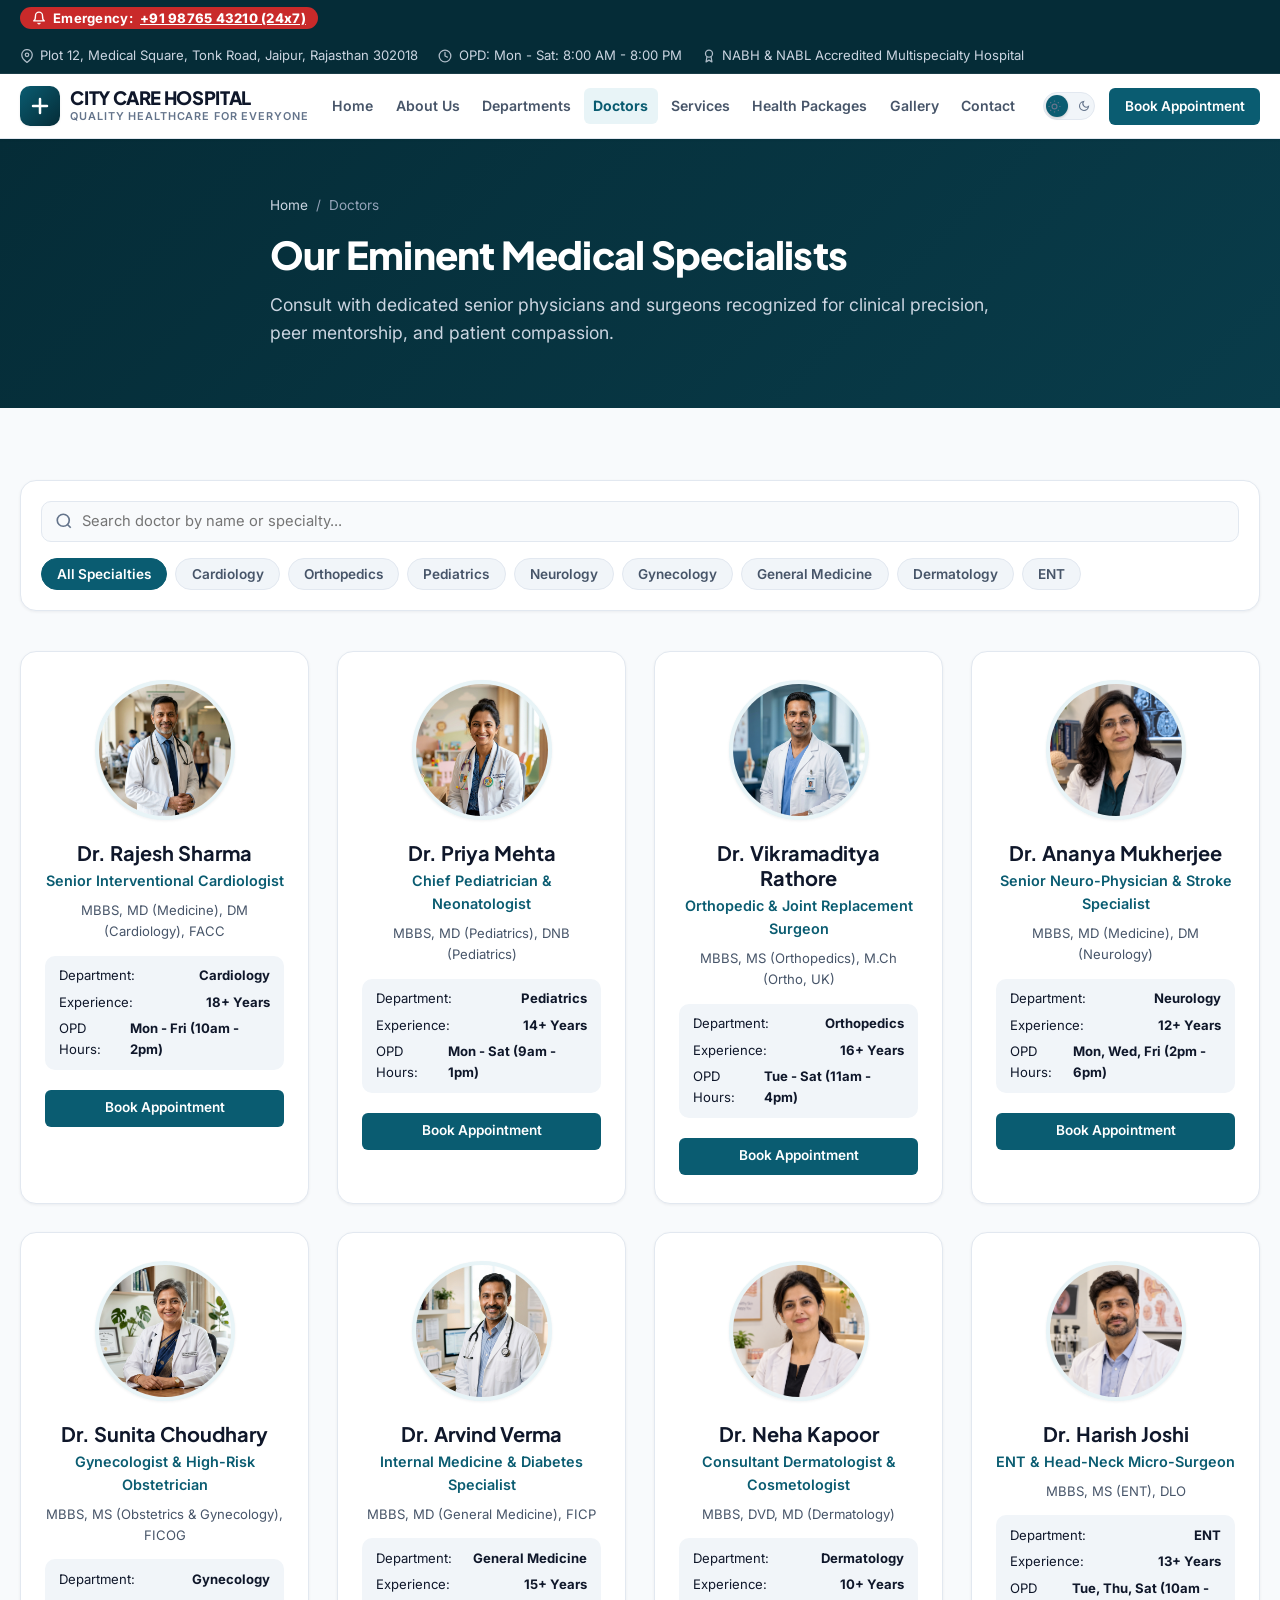
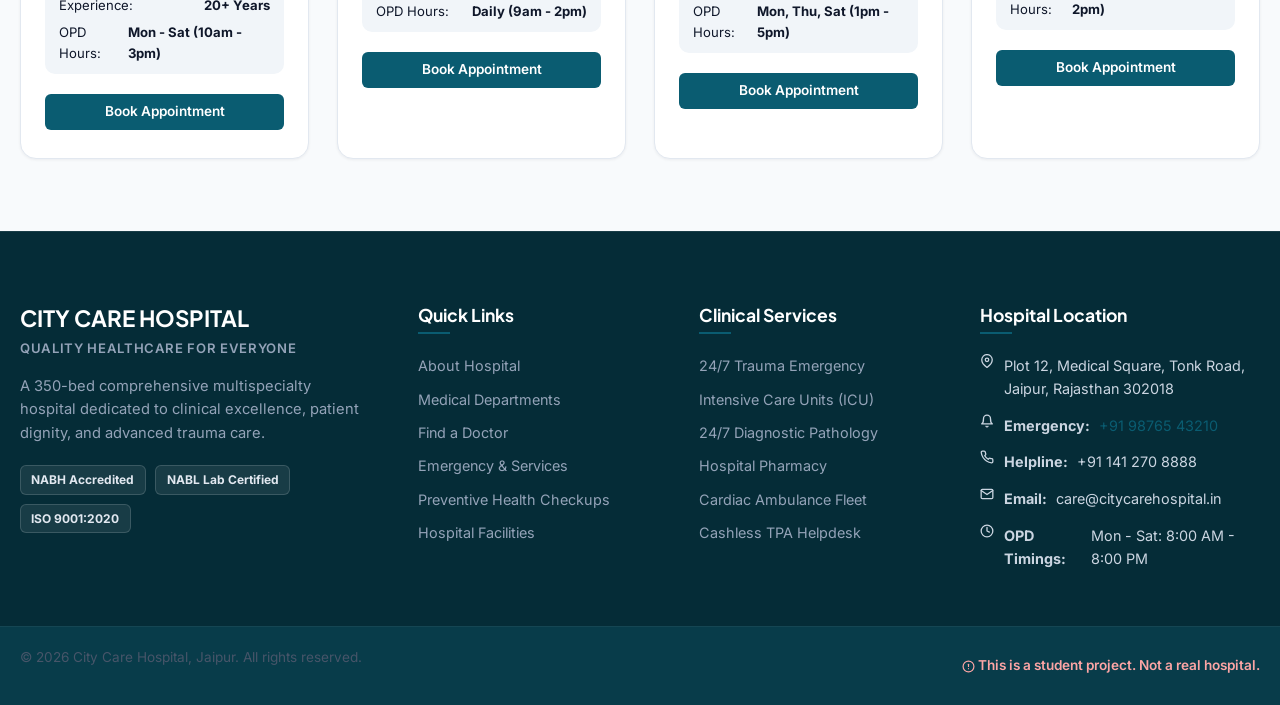
<file: doctors.html>
<!DOCTYPE html>
<html lang="en">
<head>
  <meta charset="UTF-8">
  <meta name="viewport" content="width=device-width, initial-scale=1.0">
  <title>Our Doctors &amp; Specialists | City Care Hospital, Jaipur</title>
  <meta name="description" content="Meet our board-certified medical doctors and surgical specialists at City Care Hospital. Search by name, filter by department, view OPD timings, and book appointments.">
  <link rel="stylesheet" href="css/style.css">
</head>
<body>

    <!-- Top Emergency & Announcement Bar -->
  <aside class="top-bar" aria-label="Hospital emergency line and quick announcement">
    <div class="container top-bar-container">
      <div class="top-bar-emergency">
        <svg class="icon-svg" viewBox="0 0 24 24" width="14" height="14" fill="none" stroke="currentColor" stroke-width="2.3" stroke-linecap="round" stroke-linejoin="round" aria-hidden="true"><path d="M18 8A6 6 0 0 0 6 8c0 7-3 9-3 9h18s-3-2-3-9"></path><path d="M13.73 21a2 2 0 0 1-3.46 0"></path></svg>
        <span>Emergency:</span>
        <a href="tel:+919876543210">+91 98765 43210 (24x7)</a>
      </div>
      <div class="top-bar-info">
        <span><svg class="icon-svg" viewBox="0 0 24 24" width="14" height="14" fill="none" stroke="currentColor" stroke-width="2.2" stroke-linecap="round" stroke-linejoin="round" aria-hidden="true"><path d="M21 10c0 7-9 13-9 13s-9-6-9-13a9 9 0 0 1 18 0z"></path><circle cx="12" cy="10" r="3"></circle></svg> Plot 12, Medical Square, Tonk Road, Jaipur, Rajasthan 302018</span>
        <span><svg class="icon-svg" viewBox="0 0 24 24" width="14" height="14" fill="none" stroke="currentColor" stroke-width="2.2" stroke-linecap="round" stroke-linejoin="round" aria-hidden="true"><circle cx="12" cy="12" r="10"></circle><polyline points="12 6 12 12 16 14"></polyline></svg> OPD: Mon - Sat: 8:00 AM - 8:00 PM</span>
        <span><svg class="icon-svg" viewBox="0 0 24 24" width="14" height="14" fill="none" stroke="currentColor" stroke-width="2.2" stroke-linecap="round" stroke-linejoin="round" aria-hidden="true"><circle cx="12" cy="8" r="6"></circle><path d="M15.477 12.89 17 22l-5-3-5 3 1.523-9.11"></path></svg> NABH &amp; NABL Accredited Multispecialty Hospital</span>
      </div>
    </div>
  </aside>

  <!-- Sticky Site Navigation Header -->
  <header class="site-header">
    <div class="container nav-wrapper">
      <a href="index.html" class="brand" aria-label="City Care Hospital Home">
        <div class="brand-icon" aria-hidden="true">
          <svg viewBox="0 0 24 24" width="24" height="24" fill="none" stroke="currentColor" stroke-width="2.5" stroke-linecap="round" stroke-linejoin="round">
            <line x1="12" y1="5" x2="12" y2="19"></line>
            <line x1="5" y1="12" x2="19" y2="12"></line>
          </svg>
        </div>
        <div class="brand-text">
          <h1>CITY CARE HOSPITAL</h1>
          <p>Quality Healthcare for Everyone</p>
        </div>
      </a>

      <nav aria-label="Primary navigation">
        <ul class="nav-menu" id="navMenu">
          <li><a href="index.html" class="nav-link">Home</a></li>
          <li><a href="about.html" class="nav-link">About Us</a></li>
          <li><a href="departments.html" class="nav-link">Departments</a></li>
          <li><a href="doctors.html" class="nav-link">Doctors</a></li>
          <li><a href="services.html" class="nav-link">Services</a></li>
          <li><a href="health-packages.html" class="nav-link">Health Packages</a></li>
          <li><a href="gallery.html" class="nav-link">Gallery</a></li>
          <li><a href="contact.html" class="nav-link">Contact</a></li>
        </ul>
      </nav>

      <div class="header-actions">
        <button id="themeToggle" class="theme-switch" role="switch" aria-checked="false" aria-label="Switch visual theme" title="Toggle dark/light mode">
          <span class="switch-track">
            <span class="switch-icon" aria-hidden="true">
              <svg viewBox="0 0 24 24" width="13" height="13" fill="none" stroke="currentColor" stroke-width="2.2"><circle cx="12" cy="12" r="4.5"></circle><line x1="12" y1="1" x2="12" y2="3"></line><line x1="12" y1="21" x2="12" y2="23"></line><line x1="4.22" y1="4.22" x2="5.64" y2="5.64"></line><line x1="18.36" y1="18.36" x2="19.78" y2="19.78"></line><line x1="1" y1="12" x2="3" y2="12"></line><line x1="21" y1="12" x2="23" y2="12"></line><line x1="4.22" y1="19.78" x2="5.64" y2="18.36"></line><line x1="18.36" y1="5.64" x2="19.78" y2="4.22"></line></svg>
            </span>
            <span class="switch-icon" aria-hidden="true">
              <svg viewBox="0 0 24 24" width="12" height="12" fill="none" stroke="currentColor" stroke-width="2.2"><path d="M21 12.79A9 9 0 1 1 11.21 3 7 7 0 0 0 21 12.79z"></path></svg>
            </span>
            <span class="switch-thumb"></span>
          </span>
        </button>
        <a href="appointment.html" class="btn btn-primary btn-sm">Book Appointment</a>
        <button class="menu-toggle" id="menuToggle" aria-label="Toggle mobile menu" aria-expanded="false">
          <svg viewBox="0 0 24 24" fill="none" stroke="currentColor" stroke-width="2.2">
            <line x1="3" y1="12" x2="21" y2="12"></line><line x1="3" y1="6" x2="21" y2="6"></line><line x1="3" y1="18" x2="21" y2="18"></line>
          </svg>
        </button>
      </div>
    </div>
  </header>

  <main id="mainContent">

    <!-- Page Banner -->
    <section class="page-banner">
      <div class="container page-banner-content">
        <nav class="breadcrumb" aria-label="Breadcrumb">
          <a href="index.html">Home</a>
          <span>/</span>
          <span aria-current="page">Doctors</span>
        </nav>
        <h1>Our Eminent Medical Specialists</h1>
        <p>Consult with dedicated senior physicians and surgeons recognized for clinical precision, peer mentorship, and patient compassion.</p>
      </div>
    </section>

    <!-- Doctors Directory with Live Search & Filter -->
    <section class="section">
      <div class="container">

        <!-- Controls Wrapper -->
        <div class="filter-controls-wrapper">
          <div class="search-box">
            <svg viewBox="0 0 24 24" width="18" height="18" fill="none" stroke="currentColor" stroke-width="2.2">
              <circle cx="11" cy="11" r="8"></circle>
              <line x1="21" y1="21" x2="16.65" y2="16.65"></line>
            </svg>
            <input type="text" id="doctorSearch" placeholder="Search doctor by name or specialty..." aria-label="Search doctor by name or specialty">
          </div>

          <!-- Department Filter Buttons -->
          <div class="filter-buttons" role="group" aria-label="Filter doctors by medical department">
            <button class="filter-btn doctor-filter-btn active" data-filter="all">All Specialties</button>
            <button class="filter-btn doctor-filter-btn" data-filter="cardiology">Cardiology</button>
            <button class="filter-btn doctor-filter-btn" data-filter="orthopedics">Orthopedics</button>
            <button class="filter-btn doctor-filter-btn" data-filter="pediatrics">Pediatrics</button>
            <button class="filter-btn doctor-filter-btn" data-filter="neurology">Neurology</button>
            <button class="filter-btn doctor-filter-btn" data-filter="gynecology">Gynecology</button>
            <button class="filter-btn doctor-filter-btn" data-filter="general-medicine">General Medicine</button>
            <button class="filter-btn doctor-filter-btn" data-filter="dermatology">Dermatology</button>
            <button class="filter-btn doctor-filter-btn" data-filter="ent">ENT</button>
          </div>
        </div>

        <!-- 8 Doctor Cards Grid -->
        <div class="card-grid" id="doctorsContainer">

          <!-- Doctor 1: Cardiology -->
          <article class="card doctor-card doctor-item" data-department="cardiology">
            <div class="doctor-avatar-wrap">
              <img src="images/doctor-1.jpg" alt="Portrait of Dr. Rajesh Sharma" loading="lazy">
            </div>
            <h3 class="doctor-name">Dr. Rajesh Sharma</h3>
            <p class="doctor-spec">Senior Interventional Cardiologist</p>
            <p class="doctor-qual">MBBS, MD (Medicine), DM (Cardiology), FACC</p>
            <div class="doctor-details-pill">
              <div><span>Department:</span> <strong>Cardiology</strong></div>
              <div><span>Experience:</span> <strong>18+ Years</strong></div>
              <div><span>OPD Hours:</span> <strong>Mon - Fri (10am - 2pm)</strong></div>
            </div>
            <a href="appointment.html?doctor=Dr.+Rajesh+Sharma&department=cardiology" class="btn btn-primary btn-sm btn-block">Book Appointment</a>
          </article>

          <!-- Doctor 2: Pediatrics -->
          <article class="card doctor-card doctor-item" data-department="pediatrics">
            <div class="doctor-avatar-wrap">
              <img src="images/doctor-2.jpg" alt="Portrait of Dr. Priya Mehta" loading="lazy">
            </div>
            <h3 class="doctor-name">Dr. Priya Mehta</h3>
            <p class="doctor-spec">Chief Pediatrician &amp; Neonatologist</p>
            <p class="doctor-qual">MBBS, MD (Pediatrics), DNB (Pediatrics)</p>
            <div class="doctor-details-pill">
              <div><span>Department:</span> <strong>Pediatrics</strong></div>
              <div><span>Experience:</span> <strong>14+ Years</strong></div>
              <div><span>OPD Hours:</span> <strong>Mon - Sat (9am - 1pm)</strong></div>
            </div>
            <a href="appointment.html?doctor=Dr.+Priya+Mehta&department=pediatrics" class="btn btn-primary btn-sm btn-block">Book Appointment</a>
          </article>

          <!-- Doctor 3: Orthopedics -->
          <article class="card doctor-card doctor-item" data-department="orthopedics">
            <div class="doctor-avatar-wrap">
              <img src="images/doctor-3.jpg" alt="Portrait of Dr. Vikramaditya Rathore" loading="lazy">
            </div>
            <h3 class="doctor-name">Dr. Vikramaditya Rathore</h3>
            <p class="doctor-spec">Orthopedic &amp; Joint Replacement Surgeon</p>
            <p class="doctor-qual">MBBS, MS (Orthopedics), M.Ch (Ortho, UK)</p>
            <div class="doctor-details-pill">
              <div><span>Department:</span> <strong>Orthopedics</strong></div>
              <div><span>Experience:</span> <strong>16+ Years</strong></div>
              <div><span>OPD Hours:</span> <strong>Tue - Sat (11am - 4pm)</strong></div>
            </div>
            <a href="appointment.html?doctor=Dr.+Vikramaditya+Rathore&department=orthopedics" class="btn btn-primary btn-sm btn-block">Book Appointment</a>
          </article>

          <!-- Doctor 4: Neurology -->
          <article class="card doctor-card doctor-item" data-department="neurology">
            <div class="doctor-avatar-wrap">
              <img src="images/doctor-4.jpg" alt="Portrait of Dr. Ananya Mukherjee" loading="lazy">
            </div>
            <h3 class="doctor-name">Dr. Ananya Mukherjee</h3>
            <p class="doctor-spec">Senior Neuro-Physician &amp; Stroke Specialist</p>
            <p class="doctor-qual">MBBS, MD (Medicine), DM (Neurology)</p>
            <div class="doctor-details-pill">
              <div><span>Department:</span> <strong>Neurology</strong></div>
              <div><span>Experience:</span> <strong>12+ Years</strong></div>
              <div><span>OPD Hours:</span> <strong>Mon, Wed, Fri (2pm - 6pm)</strong></div>
            </div>
            <a href="appointment.html?doctor=Dr.+Ananya+Mukherjee&department=neurology" class="btn btn-primary btn-sm btn-block">Book Appointment</a>
          </article>

          <!-- Doctor 5: Gynecology -->
          <article class="card doctor-card doctor-item" data-department="gynecology">
            <div class="doctor-avatar-wrap">
              <img src="images/doctor-5.jpg" alt="Portrait of Dr. Sunita Choudhary" loading="lazy">
            </div>
            <h3 class="doctor-name">Dr. Sunita Choudhary</h3>
            <p class="doctor-spec">Gynecologist &amp; High-Risk Obstetrician</p>
            <p class="doctor-qual">MBBS, MS (Obstetrics &amp; Gynecology), FICOG</p>
            <div class="doctor-details-pill">
              <div><span>Department:</span> <strong>Gynecology</strong></div>
              <div><span>Experience:</span> <strong>20+ Years</strong></div>
              <div><span>OPD Hours:</span> <strong>Mon - Sat (10am - 3pm)</strong></div>
            </div>
            <a href="appointment.html?doctor=Dr.+Sunita+Choudhary&department=gynecology" class="btn btn-primary btn-sm btn-block">Book Appointment</a>
          </article>

          <!-- Doctor 6: General Medicine -->
          <article class="card doctor-card doctor-item" data-department="general-medicine">
            <div class="doctor-avatar-wrap">
              <img src="images/doctor-6.jpg" alt="Portrait of Dr. Arvind Verma" loading="lazy">
            </div>
            <h3 class="doctor-name">Dr. Arvind Verma</h3>
            <p class="doctor-spec">Internal Medicine &amp; Diabetes Specialist</p>
            <p class="doctor-qual">MBBS, MD (General Medicine), FICP</p>
            <div class="doctor-details-pill">
              <div><span>Department:</span> <strong>General Medicine</strong></div>
              <div><span>Experience:</span> <strong>15+ Years</strong></div>
              <div><span>OPD Hours:</span> <strong>Daily (9am - 2pm)</strong></div>
            </div>
            <a href="appointment.html?doctor=Dr.+Arvind+Verma&department=general-medicine" class="btn btn-primary btn-sm btn-block">Book Appointment</a>
          </article>

          <!-- Doctor 7: Dermatology -->
          <article class="card doctor-card doctor-item" data-department="dermatology">
            <div class="doctor-avatar-wrap">
              <img src="images/doctor-7.jpg" alt="Portrait of Dr. Neha Kapoor" loading="lazy">
            </div>
            <h3 class="doctor-name">Dr. Neha Kapoor</h3>
            <p class="doctor-spec">Consultant Dermatologist &amp; Cosmetologist</p>
            <p class="doctor-qual">MBBS, DVD, MD (Dermatology)</p>
            <div class="doctor-details-pill">
              <div><span>Department:</span> <strong>Dermatology</strong></div>
              <div><span>Experience:</span> <strong>10+ Years</strong></div>
              <div><span>OPD Hours:</span> <strong>Mon, Thu, Sat (1pm - 5pm)</strong></div>
            </div>
            <a href="appointment.html?doctor=Dr.+Neha+Kapoor&department=dermatology" class="btn btn-primary btn-sm btn-block">Book Appointment</a>
          </article>

          <!-- Doctor 8: ENT -->
          <article class="card doctor-card doctor-item" data-department="ent">
            <div class="doctor-avatar-wrap">
              <img src="images/doctor-8.jpg" alt="Portrait of Dr. Harish Joshi" loading="lazy">
            </div>
            <h3 class="doctor-name">Dr. Harish Joshi</h3>
            <p class="doctor-spec">ENT &amp; Head-Neck Micro-Surgeon</p>
            <p class="doctor-qual">MBBS, MS (ENT), DLO</p>
            <div class="doctor-details-pill">
              <div><span>Department:</span> <strong>ENT</strong></div>
              <div><span>Experience:</span> <strong>13+ Years</strong></div>
              <div><span>OPD Hours:</span> <strong>Tue, Thu, Sat (10am - 2pm)</strong></div>
            </div>
            <a href="appointment.html?doctor=Dr.+Harish+Joshi&department=ent" class="btn btn-primary btn-sm btn-block">Book Appointment</a>
          </article>

        </div>

        <!-- No Doctors Found State -->
        <div id="noDoctorsFound" style="display: none; text-align: center; padding: 3.5rem 1rem;">
          <p style="font-size: 1.15rem; color: var(--text-muted); margin-bottom: 0.5rem;">No medical specialists match your search criteria.</p>
          <p style="font-size: 0.9rem; color: var(--text-subtle);">Try checking for alternate spelling or select 'All Specialties' above.</p>
        </div>

      </div>
    </section>

  </main>

  <!-- Shared Footer -->
  <footer class="site-footer">
    <div class="container">
      <div class="footer-grid">
        <div class="footer-brand">
          <h2>CITY CARE HOSPITAL</h2>
          <p class="footer-tagline">Quality Healthcare for Everyone</p>
          <p class="footer-desc">
            A 350-bed comprehensive multispecialty hospital dedicated to clinical excellence, patient dignity, and advanced trauma care.
          </p>
          <div class="footer-accreditations">
            <span class="accred-badge">NABH Accredited</span>
            <span class="accred-badge">NABL Lab Certified</span>
            <span class="accred-badge">ISO 9001:2020</span>
          </div>
        </div>

        <div class="footer-column">
          <h3>Quick Links</h3>
          <ul class="footer-links">
            <li><a href="about.html">About Hospital</a></li>
            <li><a href="departments.html">Medical Departments</a></li>
            <li><a href="doctors.html">Find a Doctor</a></li>
            <li><a href="services.html">Emergency &amp; Services</a></li>
            <li><a href="health-packages.html">Preventive Health Checkups</a></li>
            <li><a href="gallery.html">Hospital Facilities</a></li>
          </ul>
        </div>

        <div class="footer-column">
          <h3>Clinical Services</h3>
          <ul class="footer-links">
            <li><a href="services.html#emergency">24/7 Trauma Emergency</a></li>
            <li><a href="services.html#icu">Intensive Care Units (ICU)</a></li>
            <li><a href="services.html#lab">24/7 Diagnostic Pathology</a></li>
            <li><a href="services.html#pharmacy">Hospital Pharmacy</a></li>
            <li><a href="services.html#ambulance">Cardiac Ambulance Fleet</a></li>
            <li><a href="appointment.html">Cashless TPA Helpdesk</a></li>
          </ul>
        </div>

        <div class="footer-column">
          <h3>Hospital Location</h3>
                    <ul class="footer-contact-info">
            <li><svg class="icon-svg" viewBox="0 0 24 24" width="14" height="14" fill="none" stroke="currentColor" stroke-width="2.2" stroke-linecap="round" stroke-linejoin="round" aria-hidden="true"><path d="M21 10c0 7-9 13-9 13s-9-6-9-13a9 9 0 0 1 18 0z"></path><circle cx="12" cy="10" r="3"></circle></svg> <span>Plot 12, Medical Square, Tonk Road, Jaipur, Rajasthan 302018</span></li>
            <li><svg class="icon-svg" viewBox="0 0 24 24" width="14" height="14" fill="none" stroke="currentColor" stroke-width="2.3" stroke-linecap="round" stroke-linejoin="round" aria-hidden="true"><path d="M18 8A6 6 0 0 0 6 8c0 7-3 9-3 9h18s-3-2-3-9"></path><path d="M13.73 21a2 2 0 0 1-3.46 0"></path></svg> <strong>Emergency:</strong> <a href="tel:+919876543210">+91 98765 43210</a></li>
            <li><svg class="icon-svg" viewBox="0 0 24 24" width="14" height="14" fill="none" stroke="currentColor" stroke-width="2.2" stroke-linecap="round" stroke-linejoin="round" aria-hidden="true"><path d="M22 16.92v3a2 2 0 0 1-2.18 2 19.79 19.79 0 0 1-8.63-3.07 19.5 19.5 0 0 1-6-6 19.79 19.79 0 0 1-3.07-8.67A2 2 0 0 1 4.11 2h3a2 2 0 0 1 2 1.72 12.84 12.84 0 0 0 .7 2.81 2 2 0 0 1-.45 2.11L8.09 9.91a16 16 0 0 0 6 6l1.27-1.27a2 2 0 0 1 2.11-.45 12.84 12.84 0 0 0 2.81.7A2 2 0 0 1 22 16.92z"></path></svg> <strong>Helpline:</strong> +91 141 270 8888</li>
            <li><svg class="icon-svg" viewBox="0 0 24 24" width="14" height="14" fill="none" stroke="currentColor" stroke-width="2.2" stroke-linecap="round" stroke-linejoin="round" aria-hidden="true"><path d="M4 4h16c1.1 0 2 .9 2 2v12c0 1.1-.9 2-2 2H4c-1.1 0-2-.9-2-2V6c0-1.1.9-2 2-2z"></path><polyline points="22,6 12,13 2,6"></polyline></svg> <strong>Email:</strong> care@citycarehospital.in</li>
            <li><svg class="icon-svg" viewBox="0 0 24 24" width="14" height="14" fill="none" stroke="currentColor" stroke-width="2.2" stroke-linecap="round" stroke-linejoin="round" aria-hidden="true"><circle cx="12" cy="12" r="10"></circle><polyline points="12 6 12 12 16 14"></polyline></svg> <strong>OPD Timings:</strong> Mon - Sat: 8:00 AM - 8:00 PM</li>
          </ul>
        </div>
      </div>
    </div>

    <div class="footer-bottom">
      <div class="container">
        <p>© 2026 City Care Hospital, Jaipur. All rights reserved.</p>
        <p class="student-disclaimer"><svg class="icon-svg" viewBox="0 0 24 24" width="13" height="13" fill="none" stroke="currentColor" stroke-width="2.2" stroke-linecap="round" stroke-linejoin="round" aria-hidden="true"><circle cx="12" cy="12" r="10"></circle><line x1="12" y1="8" x2="12" y2="12"></line><line x1="12" y1="16" x2="12.01" y2="16"></line></svg> This is a student project. Not a real hospital.</p>
      </div>
    </div>
  </footer>

  <button id="backToTop" class="back-to-top" aria-label="Back to top of page">
    <svg viewBox="0 0 24 24" width="20" height="20" fill="none" stroke="currentColor" stroke-width="2.5" stroke-linecap="round" stroke-linejoin="round">
      <polyline points="18 15 12 9 6 15"></polyline>
    </svg>
  </button>

  <script src="js/script.js"></script>
</body>
</html>
</file>
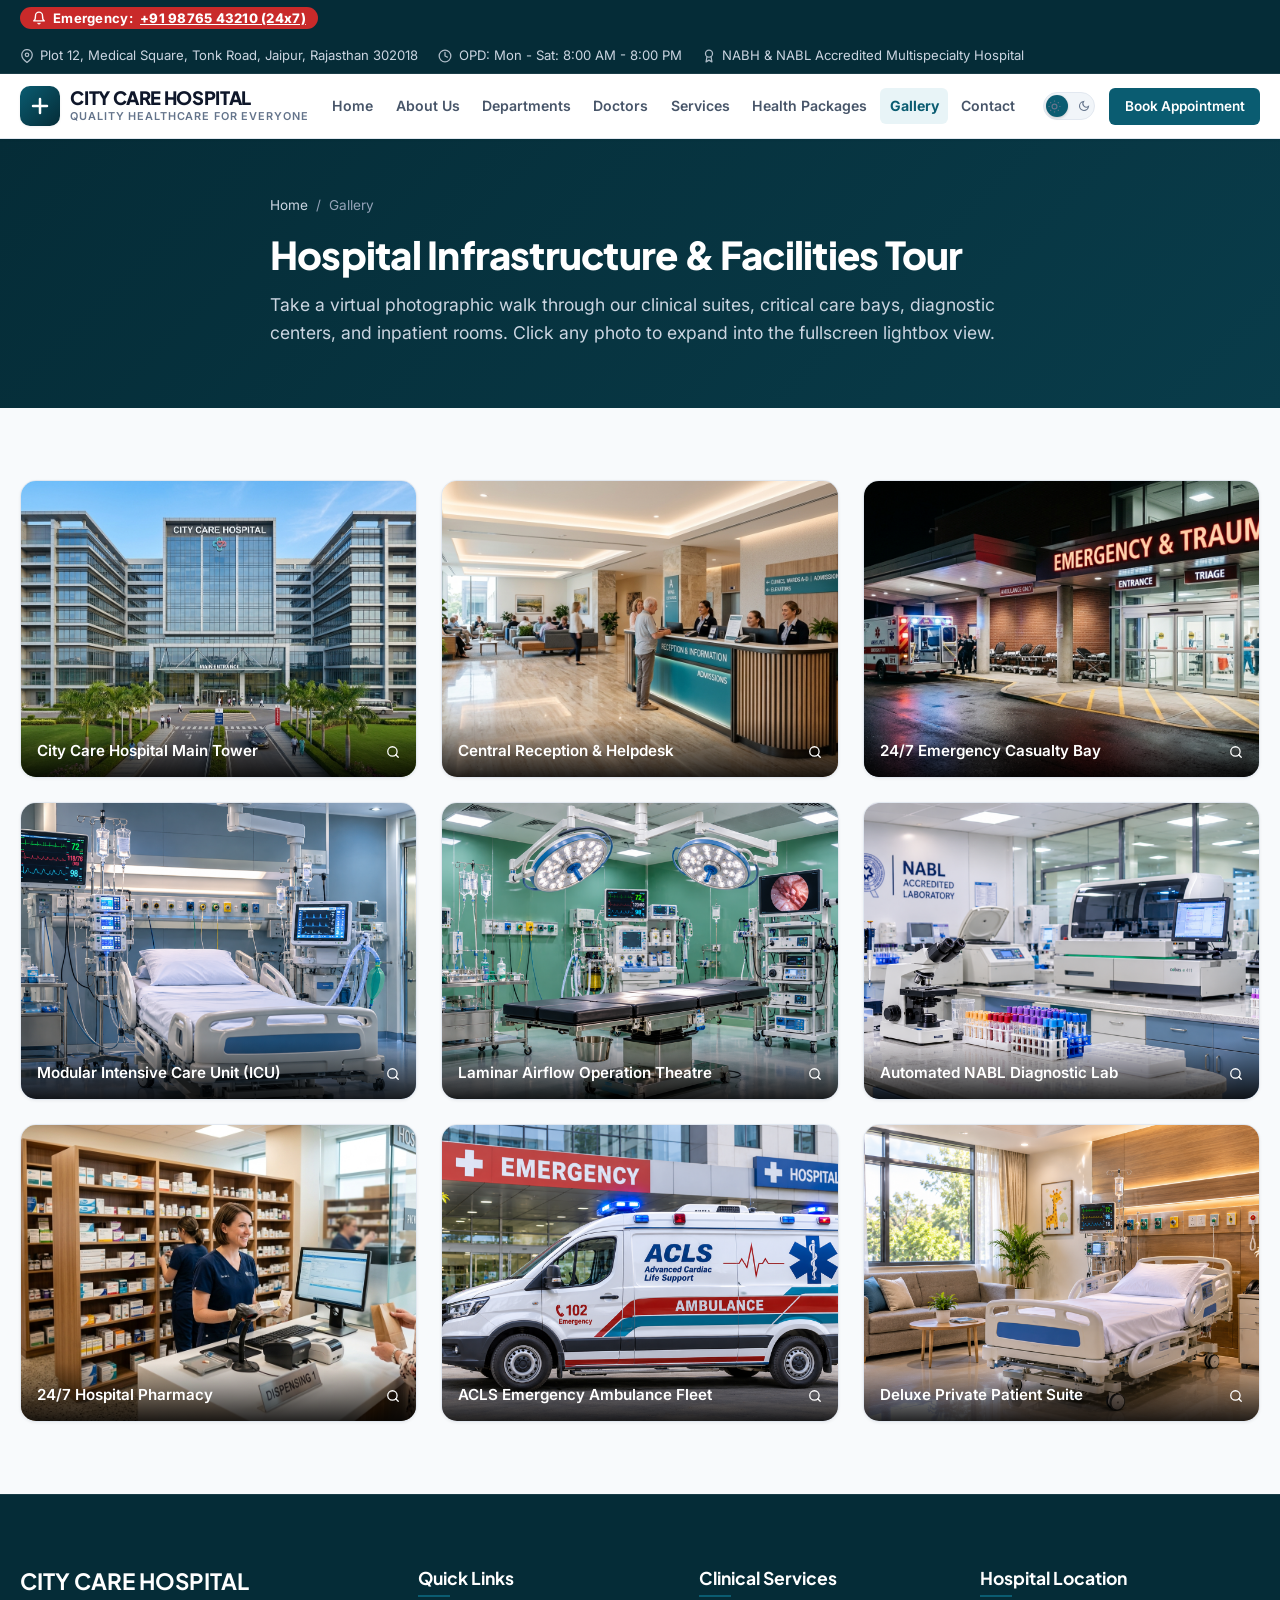
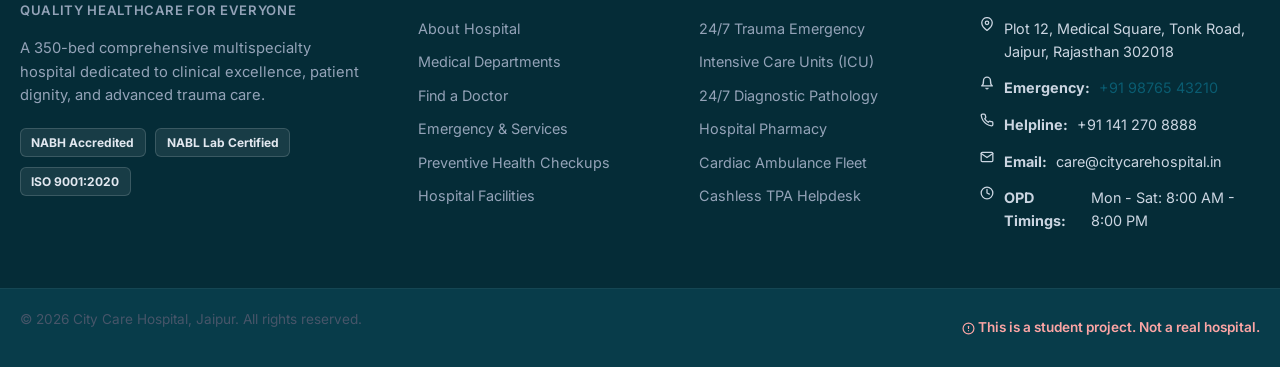
<file: gallery.html>
<!DOCTYPE html>
<html lang="en">
<head>
  <meta charset="UTF-8">
  <meta name="viewport" content="width=device-width, initial-scale=1.0">
  <title>Hospital Facilities &amp; Infrastructure Gallery | City Care Hospital</title>
  <meta name="description" content="View photo gallery of City Care Hospital facilities in Jaipur: Hospital Building, Emergency Wings, ICUs, Modular Operation Theatres, Diagnostics, and Patient Rooms.">
  <link rel="stylesheet" href="css/style.css">
</head>
<body>

    <!-- Top Emergency & Announcement Bar -->
  <aside class="top-bar" aria-label="Hospital emergency line and quick announcement">
    <div class="container top-bar-container">
      <div class="top-bar-emergency">
        <svg class="icon-svg" viewBox="0 0 24 24" width="14" height="14" fill="none" stroke="currentColor" stroke-width="2.3" stroke-linecap="round" stroke-linejoin="round" aria-hidden="true"><path d="M18 8A6 6 0 0 0 6 8c0 7-3 9-3 9h18s-3-2-3-9"></path><path d="M13.73 21a2 2 0 0 1-3.46 0"></path></svg>
        <span>Emergency:</span>
        <a href="tel:+919876543210">+91 98765 43210 (24x7)</a>
      </div>
      <div class="top-bar-info">
        <span><svg class="icon-svg" viewBox="0 0 24 24" width="14" height="14" fill="none" stroke="currentColor" stroke-width="2.2" stroke-linecap="round" stroke-linejoin="round" aria-hidden="true"><path d="M21 10c0 7-9 13-9 13s-9-6-9-13a9 9 0 0 1 18 0z"></path><circle cx="12" cy="10" r="3"></circle></svg> Plot 12, Medical Square, Tonk Road, Jaipur, Rajasthan 302018</span>
        <span><svg class="icon-svg" viewBox="0 0 24 24" width="14" height="14" fill="none" stroke="currentColor" stroke-width="2.2" stroke-linecap="round" stroke-linejoin="round" aria-hidden="true"><circle cx="12" cy="12" r="10"></circle><polyline points="12 6 12 12 16 14"></polyline></svg> OPD: Mon - Sat: 8:00 AM - 8:00 PM</span>
        <span><svg class="icon-svg" viewBox="0 0 24 24" width="14" height="14" fill="none" stroke="currentColor" stroke-width="2.2" stroke-linecap="round" stroke-linejoin="round" aria-hidden="true"><circle cx="12" cy="8" r="6"></circle><path d="M15.477 12.89 17 22l-5-3-5 3 1.523-9.11"></path></svg> NABH &amp; NABL Accredited Multispecialty Hospital</span>
      </div>
    </div>
  </aside>

  <!-- Sticky Site Navigation Header -->
  <header class="site-header">
    <div class="container nav-wrapper">
      <a href="index.html" class="brand" aria-label="City Care Hospital Home">
        <div class="brand-icon" aria-hidden="true">
          <svg viewBox="0 0 24 24" width="24" height="24" fill="none" stroke="currentColor" stroke-width="2.5" stroke-linecap="round" stroke-linejoin="round">
            <line x1="12" y1="5" x2="12" y2="19"></line>
            <line x1="5" y1="12" x2="19" y2="12"></line>
          </svg>
        </div>
        <div class="brand-text">
          <h1>CITY CARE HOSPITAL</h1>
          <p>Quality Healthcare for Everyone</p>
        </div>
      </a>

      <nav aria-label="Primary navigation">
        <ul class="nav-menu" id="navMenu">
          <li><a href="index.html" class="nav-link">Home</a></li>
          <li><a href="about.html" class="nav-link">About Us</a></li>
          <li><a href="departments.html" class="nav-link">Departments</a></li>
          <li><a href="doctors.html" class="nav-link">Doctors</a></li>
          <li><a href="services.html" class="nav-link">Services</a></li>
          <li><a href="health-packages.html" class="nav-link">Health Packages</a></li>
          <li><a href="gallery.html" class="nav-link">Gallery</a></li>
          <li><a href="contact.html" class="nav-link">Contact</a></li>
        </ul>
      </nav>

      <div class="header-actions">
        <button id="themeToggle" class="theme-switch" role="switch" aria-checked="false" aria-label="Switch visual theme" title="Toggle dark/light mode">
          <span class="switch-track">
            <span class="switch-icon" aria-hidden="true">
              <svg viewBox="0 0 24 24" width="13" height="13" fill="none" stroke="currentColor" stroke-width="2.2"><circle cx="12" cy="12" r="4.5"></circle><line x1="12" y1="1" x2="12" y2="3"></line><line x1="12" y1="21" x2="12" y2="23"></line><line x1="4.22" y1="4.22" x2="5.64" y2="5.64"></line><line x1="18.36" y1="18.36" x2="19.78" y2="19.78"></line><line x1="1" y1="12" x2="3" y2="12"></line><line x1="21" y1="12" x2="23" y2="12"></line><line x1="4.22" y1="19.78" x2="5.64" y2="18.36"></line><line x1="18.36" y1="5.64" x2="19.78" y2="4.22"></line></svg>
            </span>
            <span class="switch-icon" aria-hidden="true">
              <svg viewBox="0 0 24 24" width="12" height="12" fill="none" stroke="currentColor" stroke-width="2.2"><path d="M21 12.79A9 9 0 1 1 11.21 3 7 7 0 0 0 21 12.79z"></path></svg>
            </span>
            <span class="switch-thumb"></span>
          </span>
        </button>
        <a href="appointment.html" class="btn btn-primary btn-sm">Book Appointment</a>
        <button class="menu-toggle" id="menuToggle" aria-label="Toggle mobile menu" aria-expanded="false">
          <svg viewBox="0 0 24 24" fill="none" stroke="currentColor" stroke-width="2.2">
            <line x1="3" y1="12" x2="21" y2="12"></line><line x1="3" y1="6" x2="21" y2="6"></line><line x1="3" y1="18" x2="21" y2="18"></line>
          </svg>
        </button>
      </div>
    </div>
  </header>

  <main id="mainContent">

    <!-- Page Banner -->
    <section class="page-banner">
      <div class="container page-banner-content">
        <nav class="breadcrumb" aria-label="Breadcrumb">
          <a href="index.html">Home</a>
          <span>/</span>
          <span aria-current="page">Gallery</span>
        </nav>
        <h1>Hospital Infrastructure &amp; Facilities Tour</h1>
        <p>Take a virtual photographic walk through our clinical suites, critical care bays, diagnostic centers, and inpatient rooms. Click any photo to expand into the fullscreen lightbox view.</p>
      </div>
    </section>

    <!-- Gallery Grid Section -->
    <section class="section">
      <div class="container">

        <div class="gallery-grid" id="hospitalGallery">

          <!-- 1. Building -->
          <div class="gallery-card" tabindex="0" role="button" aria-label="View photo: City Care Hospital Main Campus Tower">
            <img src="images/building.jpg" alt="City Care Hospital Main Campus Tower" loading="lazy">
            <div class="gallery-caption">
              <span>City Care Hospital Main Tower</span>
              <span><svg class="icon-svg" viewBox="0 0 24 24" width="14" height="14" fill="none" stroke="currentColor" stroke-width="2.2" stroke-linecap="round" stroke-linejoin="round" aria-hidden="true"><circle cx="11" cy="11" r="8"></circle><line x1="21" y1="21" x2="16.65" y2="16.65"></line></svg></span>
            </div>
          </div>

          <!-- 2. Reception -->
          <div class="gallery-card" tabindex="0" role="button" aria-label="View photo: Central Hospital Reception and Waiting Lounge">
            <img src="images/reception.jpg" alt="Central Hospital Reception and Waiting Lounge" loading="lazy">
            <div class="gallery-caption">
              <span>Central Reception &amp; Helpdesk</span>
              <span><svg class="icon-svg" viewBox="0 0 24 24" width="14" height="14" fill="none" stroke="currentColor" stroke-width="2.2" stroke-linecap="round" stroke-linejoin="round" aria-hidden="true"><circle cx="11" cy="11" r="8"></circle><line x1="21" y1="21" x2="16.65" y2="16.65"></line></svg></span>
            </div>
          </div>

          <!-- 3. Emergency Casualty -->
          <div class="gallery-card" tabindex="0" role="button" aria-label="View photo: 24/7 Trauma Emergency Resuscitation Center">
            <img src="images/emergency.jpg" alt="24/7 Trauma Emergency Resuscitation Center" loading="lazy">
            <div class="gallery-caption">
              <span>24/7 Emergency Casualty Bay</span>
              <span><svg class="icon-svg" viewBox="0 0 24 24" width="14" height="14" fill="none" stroke="currentColor" stroke-width="2.2" stroke-linecap="round" stroke-linejoin="round" aria-hidden="true"><circle cx="11" cy="11" r="8"></circle><line x1="21" y1="21" x2="16.65" y2="16.65"></line></svg></span>
            </div>
          </div>

          <!-- 4. ICU -->
          <div class="gallery-card" tabindex="0" role="button" aria-label="View photo: Multi-Disciplinary Intensive Care Unit">
            <img src="images/icu.jpg" alt="Multi-Disciplinary Intensive Care Unit" loading="lazy">
            <div class="gallery-caption">
              <span>Modular Intensive Care Unit (ICU)</span>
              <span><svg class="icon-svg" viewBox="0 0 24 24" width="14" height="14" fill="none" stroke="currentColor" stroke-width="2.2" stroke-linecap="round" stroke-linejoin="round" aria-hidden="true"><circle cx="11" cy="11" r="8"></circle><line x1="21" y1="21" x2="16.65" y2="16.65"></line></svg></span>
            </div>
          </div>

          <!-- 5. Operation Theatre -->
          <div class="gallery-card" tabindex="0" role="button" aria-label="View photo: Laminar Flow Surgical Operation Theatre">
            <img src="images/operation-theatre.jpg" alt="Laminar Flow Surgical Operation Theatre" loading="lazy">
            <div class="gallery-caption">
              <span>Laminar Airflow Operation Theatre</span>
              <span><svg class="icon-svg" viewBox="0 0 24 24" width="14" height="14" fill="none" stroke="currentColor" stroke-width="2.2" stroke-linecap="round" stroke-linejoin="round" aria-hidden="true"><circle cx="11" cy="11" r="8"></circle><line x1="21" y1="21" x2="16.65" y2="16.65"></line></svg></span>
            </div>
          </div>

          <!-- 6. Diagnostic Pathology Lab -->
          <div class="gallery-card" tabindex="0" role="button" aria-label="View photo: Automated Diagnostic Pathology Laboratory">
            <img src="images/lab.jpg" alt="Automated Diagnostic Pathology Laboratory" loading="lazy">
            <div class="gallery-caption">
              <span>Automated NABL Diagnostic Lab</span>
              <span><svg class="icon-svg" viewBox="0 0 24 24" width="14" height="14" fill="none" stroke="currentColor" stroke-width="2.2" stroke-linecap="round" stroke-linejoin="round" aria-hidden="true"><circle cx="11" cy="11" r="8"></circle><line x1="21" y1="21" x2="16.65" y2="16.65"></line></svg></span>
            </div>
          </div>

          <!-- 7. Pharmacy -->
          <div class="gallery-card" tabindex="0" role="button" aria-label="View photo: 24/7 In-House Hospital Pharmacy">
            <img src="images/pharmacy.jpg" alt="24/7 In-House Hospital Pharmacy" loading="lazy">
            <div class="gallery-caption">
              <span>24/7 Hospital Pharmacy</span>
              <span><svg class="icon-svg" viewBox="0 0 24 24" width="14" height="14" fill="none" stroke="currentColor" stroke-width="2.2" stroke-linecap="round" stroke-linejoin="round" aria-hidden="true"><circle cx="11" cy="11" r="8"></circle><line x1="21" y1="21" x2="16.65" y2="16.65"></line></svg></span>
            </div>
          </div>

          <!-- 8. Ambulance Fleet -->
          <div class="gallery-card" tabindex="0" role="button" aria-label="View photo: Advanced Cardiac Life Support Ambulance">
            <img src="images/ambulance.jpg" alt="Advanced Cardiac Life Support Ambulance" loading="lazy">
            <div class="gallery-caption">
              <span>ACLS Emergency Ambulance Fleet</span>
              <span><svg class="icon-svg" viewBox="0 0 24 24" width="14" height="14" fill="none" stroke="currentColor" stroke-width="2.2" stroke-linecap="round" stroke-linejoin="round" aria-hidden="true"><circle cx="11" cy="11" r="8"></circle><line x1="21" y1="21" x2="16.65" y2="16.65"></line></svg></span>
            </div>
          </div>

          <!-- 9. Patient Room -->
          <div class="gallery-card" tabindex="0" role="button" aria-label="View photo: Deluxe Inpatient Recovery Room">
            <img src="images/patient-room.jpg" alt="Deluxe Inpatient Recovery Room" loading="lazy">
            <div class="gallery-caption">
              <span>Deluxe Private Patient Suite</span>
              <span><svg class="icon-svg" viewBox="0 0 24 24" width="14" height="14" fill="none" stroke="currentColor" stroke-width="2.2" stroke-linecap="round" stroke-linejoin="round" aria-hidden="true"><circle cx="11" cy="11" r="8"></circle><line x1="21" y1="21" x2="16.65" y2="16.65"></line></svg></span>
            </div>
          </div>

        </div>

      </div>
    </section>

  </main>

  <!-- Interactive Lightbox Modal -->
  <div class="lightbox" id="galleryLightbox" role="dialog" aria-modal="true" aria-label="Image gallery viewer">
    <div class="lightbox-content">
      <button class="lightbox-close" id="lightboxClose" aria-label="Close image viewer">&times;</button>
      <button class="lightbox-nav lightbox-prev" id="lightboxPrev" aria-label="Previous image"><svg class="icon-svg" viewBox="0 0 24 24" width="18" height="18" fill="none" stroke="currentColor" stroke-width="2.5" stroke-linecap="round" stroke-linejoin="round" aria-hidden="true"><polyline points="15 18 9 12 15 6"></polyline></svg></button>
      <img src="images/building.jpg" alt="Lightbox Preview" class="lightbox-img" id="lightboxImg">
      <div class="lightbox-caption" id="lightboxCaption">Facility Caption</div>
      <button class="lightbox-nav lightbox-next" id="lightboxNext" aria-label="Next image"><svg class="icon-svg" viewBox="0 0 24 24" width="18" height="18" fill="none" stroke="currentColor" stroke-width="2.5" stroke-linecap="round" stroke-linejoin="round" aria-hidden="true"><polyline points="9 18 15 12 9 6"></polyline></svg></button>
    </div>
  </div>

  <!-- Shared Footer -->
  <footer class="site-footer">
    <div class="container">
      <div class="footer-grid">
        <div class="footer-brand">
          <h2>CITY CARE HOSPITAL</h2>
          <p class="footer-tagline">Quality Healthcare for Everyone</p>
          <p class="footer-desc">
            A 350-bed comprehensive multispecialty hospital dedicated to clinical excellence, patient dignity, and advanced trauma care.
          </p>
          <div class="footer-accreditations">
            <span class="accred-badge">NABH Accredited</span>
            <span class="accred-badge">NABL Lab Certified</span>
            <span class="accred-badge">ISO 9001:2020</span>
          </div>
        </div>

        <div class="footer-column">
          <h3>Quick Links</h3>
          <ul class="footer-links">
            <li><a href="about.html">About Hospital</a></li>
            <li><a href="departments.html">Medical Departments</a></li>
            <li><a href="doctors.html">Find a Doctor</a></li>
            <li><a href="services.html">Emergency &amp; Services</a></li>
            <li><a href="health-packages.html">Preventive Health Checkups</a></li>
            <li><a href="gallery.html">Hospital Facilities</a></li>
          </ul>
        </div>

        <div class="footer-column">
          <h3>Clinical Services</h3>
          <ul class="footer-links">
            <li><a href="services.html#emergency">24/7 Trauma Emergency</a></li>
            <li><a href="services.html#icu">Intensive Care Units (ICU)</a></li>
            <li><a href="services.html#lab">24/7 Diagnostic Pathology</a></li>
            <li><a href="services.html#pharmacy">Hospital Pharmacy</a></li>
            <li><a href="services.html#ambulance">Cardiac Ambulance Fleet</a></li>
            <li><a href="appointment.html">Cashless TPA Helpdesk</a></li>
          </ul>
        </div>

        <div class="footer-column">
          <h3>Hospital Location</h3>
                    <ul class="footer-contact-info">
            <li><svg class="icon-svg" viewBox="0 0 24 24" width="14" height="14" fill="none" stroke="currentColor" stroke-width="2.2" stroke-linecap="round" stroke-linejoin="round" aria-hidden="true"><path d="M21 10c0 7-9 13-9 13s-9-6-9-13a9 9 0 0 1 18 0z"></path><circle cx="12" cy="10" r="3"></circle></svg> <span>Plot 12, Medical Square, Tonk Road, Jaipur, Rajasthan 302018</span></li>
            <li><svg class="icon-svg" viewBox="0 0 24 24" width="14" height="14" fill="none" stroke="currentColor" stroke-width="2.3" stroke-linecap="round" stroke-linejoin="round" aria-hidden="true"><path d="M18 8A6 6 0 0 0 6 8c0 7-3 9-3 9h18s-3-2-3-9"></path><path d="M13.73 21a2 2 0 0 1-3.46 0"></path></svg> <strong>Emergency:</strong> <a href="tel:+919876543210">+91 98765 43210</a></li>
            <li><svg class="icon-svg" viewBox="0 0 24 24" width="14" height="14" fill="none" stroke="currentColor" stroke-width="2.2" stroke-linecap="round" stroke-linejoin="round" aria-hidden="true"><path d="M22 16.92v3a2 2 0 0 1-2.18 2 19.79 19.79 0 0 1-8.63-3.07 19.5 19.5 0 0 1-6-6 19.79 19.79 0 0 1-3.07-8.67A2 2 0 0 1 4.11 2h3a2 2 0 0 1 2 1.72 12.84 12.84 0 0 0 .7 2.81 2 2 0 0 1-.45 2.11L8.09 9.91a16 16 0 0 0 6 6l1.27-1.27a2 2 0 0 1 2.11-.45 12.84 12.84 0 0 0 2.81.7A2 2 0 0 1 22 16.92z"></path></svg> <strong>Helpline:</strong> +91 141 270 8888</li>
            <li><svg class="icon-svg" viewBox="0 0 24 24" width="14" height="14" fill="none" stroke="currentColor" stroke-width="2.2" stroke-linecap="round" stroke-linejoin="round" aria-hidden="true"><path d="M4 4h16c1.1 0 2 .9 2 2v12c0 1.1-.9 2-2 2H4c-1.1 0-2-.9-2-2V6c0-1.1.9-2 2-2z"></path><polyline points="22,6 12,13 2,6"></polyline></svg> <strong>Email:</strong> care@citycarehospital.in</li>
            <li><svg class="icon-svg" viewBox="0 0 24 24" width="14" height="14" fill="none" stroke="currentColor" stroke-width="2.2" stroke-linecap="round" stroke-linejoin="round" aria-hidden="true"><circle cx="12" cy="12" r="10"></circle><polyline points="12 6 12 12 16 14"></polyline></svg> <strong>OPD Timings:</strong> Mon - Sat: 8:00 AM - 8:00 PM</li>
          </ul>
        </div>
      </div>
    </div>

    <div class="footer-bottom">
      <div class="container">
        <p>© 2026 City Care Hospital, Jaipur. All rights reserved.</p>
        <p class="student-disclaimer"><svg class="icon-svg" viewBox="0 0 24 24" width="13" height="13" fill="none" stroke="currentColor" stroke-width="2.2" stroke-linecap="round" stroke-linejoin="round" aria-hidden="true"><circle cx="12" cy="12" r="10"></circle><line x1="12" y1="8" x2="12" y2="12"></line><line x1="12" y1="16" x2="12.01" y2="16"></line></svg> This is a student project. Not a real hospital.</p>
      </div>
    </div>
  </footer>

  <button id="backToTop" class="back-to-top" aria-label="Back to top of page">
    <svg viewBox="0 0 24 24" width="20" height="20" fill="none" stroke="currentColor" stroke-width="2.5" stroke-linecap="round" stroke-linejoin="round">
      <polyline points="18 15 12 9 6 15"></polyline>
    </svg>
  </button>

  <script src="js/script.js"></script>
</body>
</html>
</file>
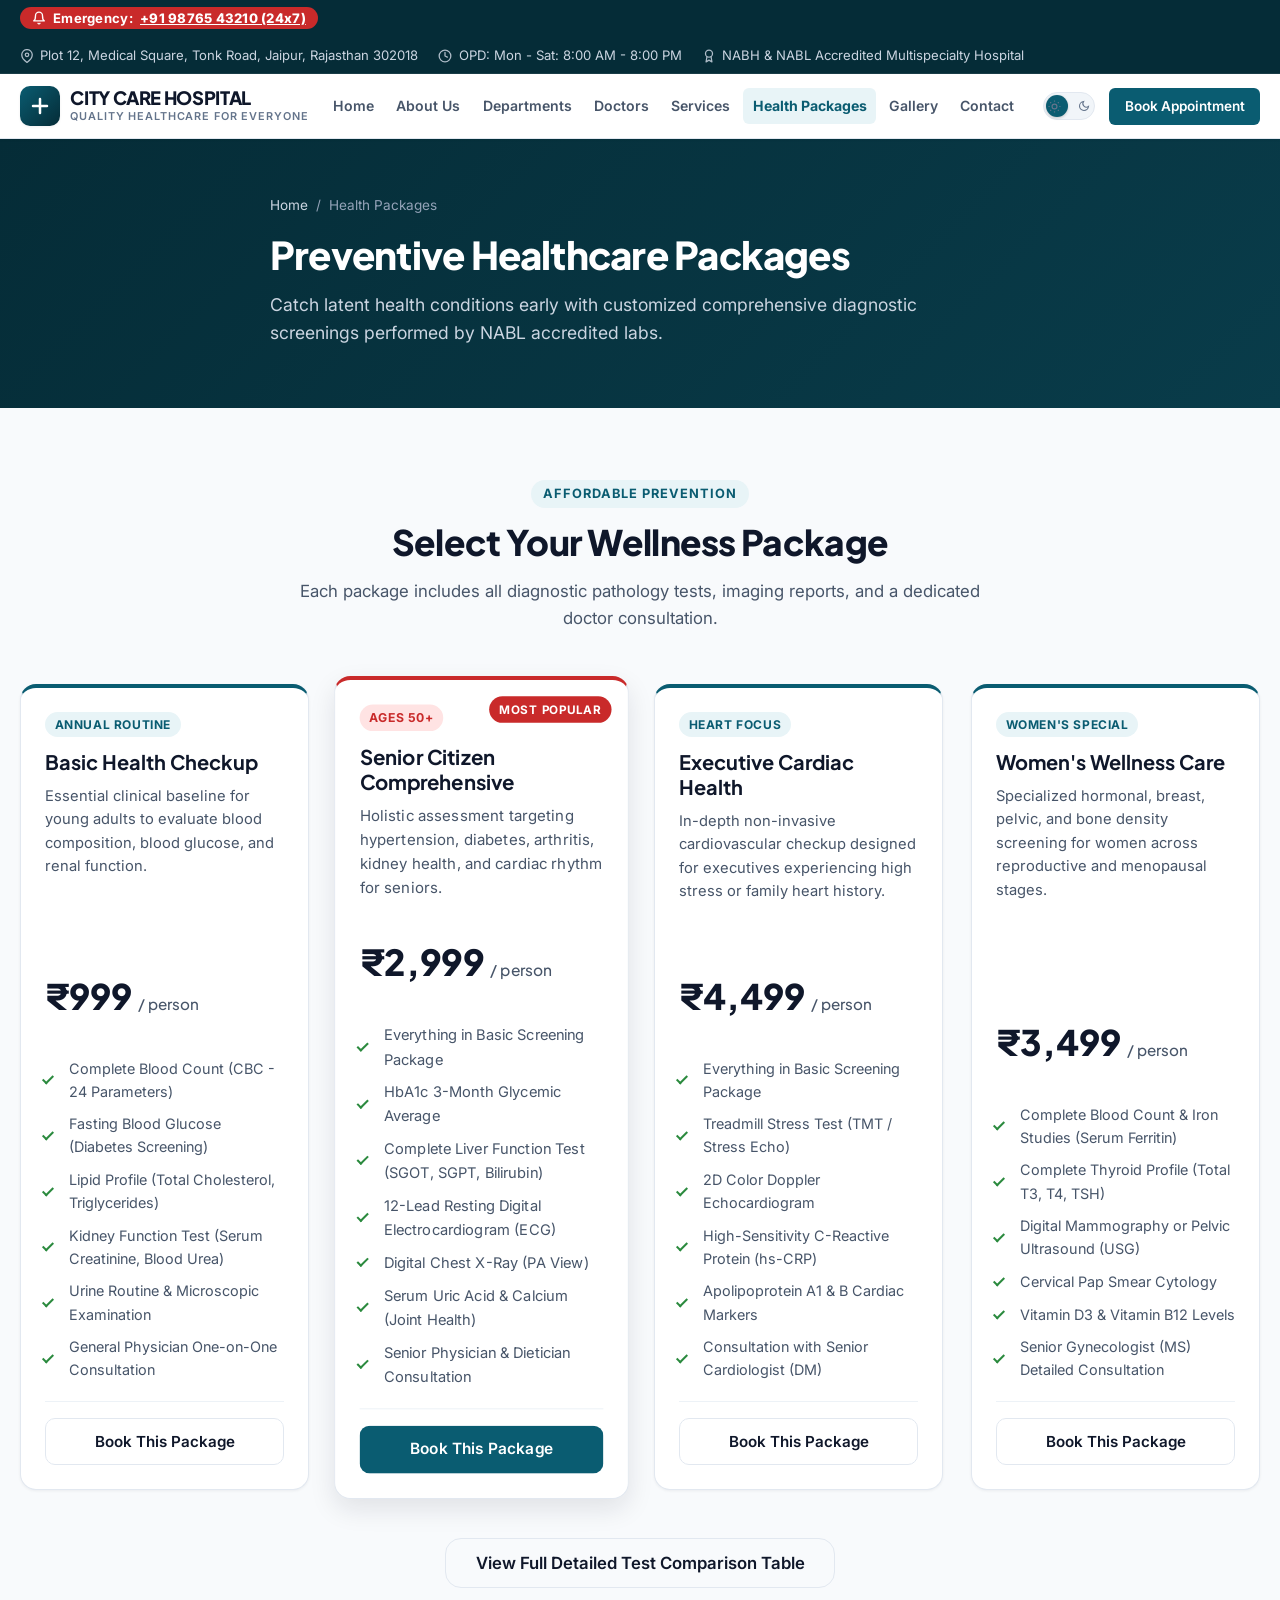
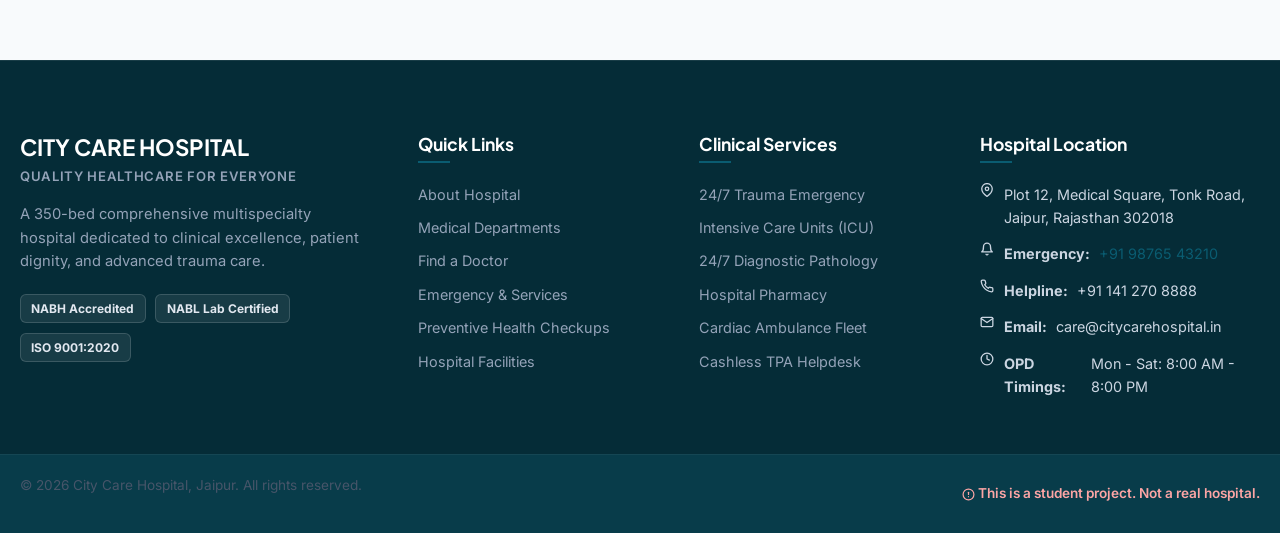
<file: health-packages.html>
<!DOCTYPE html>
<html lang="en">
<head>
  <meta charset="UTF-8">
  <meta name="viewport" content="width=device-width, initial-scale=1.0">
  <title>Preventive Health Packages | City Care Hospital, Jaipur</title>
  <meta name="description" content="Explore affordable preventive health checkup packages at City Care Hospital: Basic Screening, Senior Citizen Wellness, Executive Cardiac, and Women's Wellness.">
  <link rel="stylesheet" href="css/style.css">
</head>
<body>

    <!-- Top Emergency & Announcement Bar -->
  <aside class="top-bar" aria-label="Hospital emergency line and quick announcement">
    <div class="container top-bar-container">
      <div class="top-bar-emergency">
        <svg class="icon-svg" viewBox="0 0 24 24" width="14" height="14" fill="none" stroke="currentColor" stroke-width="2.3" stroke-linecap="round" stroke-linejoin="round" aria-hidden="true"><path d="M18 8A6 6 0 0 0 6 8c0 7-3 9-3 9h18s-3-2-3-9"></path><path d="M13.73 21a2 2 0 0 1-3.46 0"></path></svg>
        <span>Emergency:</span>
        <a href="tel:+919876543210">+91 98765 43210 (24x7)</a>
      </div>
      <div class="top-bar-info">
        <span><svg class="icon-svg" viewBox="0 0 24 24" width="14" height="14" fill="none" stroke="currentColor" stroke-width="2.2" stroke-linecap="round" stroke-linejoin="round" aria-hidden="true"><path d="M21 10c0 7-9 13-9 13s-9-6-9-13a9 9 0 0 1 18 0z"></path><circle cx="12" cy="10" r="3"></circle></svg> Plot 12, Medical Square, Tonk Road, Jaipur, Rajasthan 302018</span>
        <span><svg class="icon-svg" viewBox="0 0 24 24" width="14" height="14" fill="none" stroke="currentColor" stroke-width="2.2" stroke-linecap="round" stroke-linejoin="round" aria-hidden="true"><circle cx="12" cy="12" r="10"></circle><polyline points="12 6 12 12 16 14"></polyline></svg> OPD: Mon - Sat: 8:00 AM - 8:00 PM</span>
        <span><svg class="icon-svg" viewBox="0 0 24 24" width="14" height="14" fill="none" stroke="currentColor" stroke-width="2.2" stroke-linecap="round" stroke-linejoin="round" aria-hidden="true"><circle cx="12" cy="8" r="6"></circle><path d="M15.477 12.89 17 22l-5-3-5 3 1.523-9.11"></path></svg> NABH &amp; NABL Accredited Multispecialty Hospital</span>
      </div>
    </div>
  </aside>

  <!-- Sticky Site Navigation Header -->
  <header class="site-header">
    <div class="container nav-wrapper">
      <a href="index.html" class="brand" aria-label="City Care Hospital Home">
        <div class="brand-icon" aria-hidden="true">
          <svg viewBox="0 0 24 24" width="24" height="24" fill="none" stroke="currentColor" stroke-width="2.5" stroke-linecap="round" stroke-linejoin="round">
            <line x1="12" y1="5" x2="12" y2="19"></line>
            <line x1="5" y1="12" x2="19" y2="12"></line>
          </svg>
        </div>
        <div class="brand-text">
          <h1>CITY CARE HOSPITAL</h1>
          <p>Quality Healthcare for Everyone</p>
        </div>
      </a>

      <nav aria-label="Primary navigation">
        <ul class="nav-menu" id="navMenu">
          <li><a href="index.html" class="nav-link">Home</a></li>
          <li><a href="about.html" class="nav-link">About Us</a></li>
          <li><a href="departments.html" class="nav-link">Departments</a></li>
          <li><a href="doctors.html" class="nav-link">Doctors</a></li>
          <li><a href="services.html" class="nav-link">Services</a></li>
          <li><a href="health-packages.html" class="nav-link">Health Packages</a></li>
          <li><a href="gallery.html" class="nav-link">Gallery</a></li>
          <li><a href="contact.html" class="nav-link">Contact</a></li>
        </ul>
      </nav>

      <div class="header-actions">
        <button id="themeToggle" class="theme-switch" role="switch" aria-checked="false" aria-label="Switch visual theme" title="Toggle dark/light mode">
          <span class="switch-track">
            <span class="switch-icon" aria-hidden="true">
              <svg viewBox="0 0 24 24" width="13" height="13" fill="none" stroke="currentColor" stroke-width="2.2"><circle cx="12" cy="12" r="4.5"></circle><line x1="12" y1="1" x2="12" y2="3"></line><line x1="12" y1="21" x2="12" y2="23"></line><line x1="4.22" y1="4.22" x2="5.64" y2="5.64"></line><line x1="18.36" y1="18.36" x2="19.78" y2="19.78"></line><line x1="1" y1="12" x2="3" y2="12"></line><line x1="21" y1="12" x2="23" y2="12"></line><line x1="4.22" y1="19.78" x2="5.64" y2="18.36"></line><line x1="18.36" y1="5.64" x2="19.78" y2="4.22"></line></svg>
            </span>
            <span class="switch-icon" aria-hidden="true">
              <svg viewBox="0 0 24 24" width="12" height="12" fill="none" stroke="currentColor" stroke-width="2.2"><path d="M21 12.79A9 9 0 1 1 11.21 3 7 7 0 0 0 21 12.79z"></path></svg>
            </span>
            <span class="switch-thumb"></span>
          </span>
        </button>
        <a href="appointment.html" class="btn btn-primary btn-sm">Book Appointment</a>
        <button class="menu-toggle" id="menuToggle" aria-label="Toggle mobile menu" aria-expanded="false">
          <svg viewBox="0 0 24 24" fill="none" stroke="currentColor" stroke-width="2.2">
            <line x1="3" y1="12" x2="21" y2="12"></line><line x1="3" y1="6" x2="21" y2="6"></line><line x1="3" y1="18" x2="21" y2="18"></line>
          </svg>
        </button>
      </div>
    </div>
  </header>

  <main id="mainContent">

    <!-- Page Banner -->
    <section class="page-banner">
      <div class="container page-banner-content">
        <nav class="breadcrumb" aria-label="Breadcrumb">
          <a href="index.html">Home</a>
          <span>/</span>
          <span aria-current="page">Health Packages</span>
        </nav>
        <h1>Preventive Healthcare Packages</h1>
        <p>Catch latent health conditions early with customized comprehensive diagnostic screenings performed by NABL accredited labs.</p>
      </div>
    </section>

    <!-- Packages Grid Section -->
    <section class="section">
      <div class="container">
        <div class="section-header">
          <span class="section-tag">Affordable Prevention</span>
          <h2 class="section-title">Select Your Wellness Package</h2>
          <p class="section-desc">Each package includes all diagnostic pathology tests, imaging reports, and a dedicated doctor consultation.</p>
        </div>

        <div class="card-grid">

          <!-- Package 1: Basic Health Screening -->
          <article class="card package-card">
            <div class="card-body">
              <span class="card-badge">Annual Routine</span>
              <h3 class="card-title">Basic Health Checkup</h3>
              <p class="card-text">Essential clinical baseline for young adults to evaluate blood composition, blood glucose, and renal function.</p>
              
              <div class="package-price">₹999 <span>/ person</span></div>

              <ul class="package-features">
                <li>Complete Blood Count (CBC - 24 Parameters)</li>
                <li>Fasting Blood Glucose (Diabetes Screening)</li>
                <li>Lipid Profile (Total Cholesterol, Triglycerides)</li>
                <li>Kidney Function Test (Serum Creatinine, Blood Urea)</li>
                <li>Urine Routine &amp; Microscopic Examination</li>
                <li>General Physician One-on-One Consultation</li>
              </ul>

              <div class="card-footer">
                <a href="appointment.html?package=Basic-Health-Checkup&department=general-medicine" class="btn btn-outline btn-block">Book This Package</a>
              </div>
            </div>
          </article>

          <!-- Package 2: Senior Citizen Wellness (Featured) -->
          <article class="card package-card featured">
            <span class="package-popular-tag">Most Popular</span>
            <div class="card-body">
              <span class="card-badge" style="background-color: var(--accent-soft); color: var(--accent);">Ages 50+</span>
              <h3 class="card-title">Senior Citizen Comprehensive</h3>
              <p class="card-text">Holistic assessment targeting hypertension, diabetes, arthritis, kidney health, and cardiac rhythm for seniors.</p>
              
              <div class="package-price">₹2,999 <span>/ person</span></div>

              <ul class="package-features">
                <li>Everything in Basic Screening Package</li>
                <li>HbA1c 3-Month Glycemic Average</li>
                <li>Complete Liver Function Test (SGOT, SGPT, Bilirubin)</li>
                <li>12-Lead Resting Digital Electrocardiogram (ECG)</li>
                <li>Digital Chest X-Ray (PA View)</li>
                <li>Serum Uric Acid &amp; Calcium (Joint Health)</li>
                <li>Senior Physician &amp; Dietician Consultation</li>
              </ul>

              <div class="card-footer">
                <a href="appointment.html?package=Senior-Citizen-Wellness&department=general-medicine" class="btn btn-primary btn-block">Book This Package</a>
              </div>
            </div>
          </article>

          <!-- Package 3: Executive Cardiac Health -->
          <article class="card package-card">
            <div class="card-body">
              <span class="card-badge">Heart Focus</span>
              <h3 class="card-title">Executive Cardiac Health</h3>
              <p class="card-text">In-depth non-invasive cardiovascular checkup designed for executives experiencing high stress or family heart history.</p>
              
              <div class="package-price">₹4,499 <span>/ person</span></div>

              <ul class="package-features">
                <li>Everything in Basic Screening Package</li>
                <li>Treadmill Stress Test (TMT / Stress Echo)</li>
                <li>2D Color Doppler Echocardiogram</li>
                <li>High-Sensitivity C-Reactive Protein (hs-CRP)</li>
                <li>Apolipoprotein A1 &amp; B Cardiac Markers</li>
                <li>Consultation with Senior Cardiologist (DM)</li>
              </ul>

              <div class="card-footer">
                <a href="appointment.html?package=Executive-Cardiac-Health&department=cardiology&doctor=Dr.+Rajesh+Sharma" class="btn btn-outline btn-block">Book This Package</a>
              </div>
            </div>
          </article>

          <!-- Package 4: Women's Executive Wellness -->
          <article class="card package-card">
            <div class="card-body">
              <span class="card-badge">Women's Special</span>
              <h3 class="card-title">Women's Wellness Care</h3>
              <p class="card-text">Specialized hormonal, breast, pelvic, and bone density screening for women across reproductive and menopausal stages.</p>
              
              <div class="package-price">₹3,499 <span>/ person</span></div>

              <ul class="package-features">
                <li>Complete Blood Count &amp; Iron Studies (Serum Ferritin)</li>
                <li>Complete Thyroid Profile (Total T3, T4, TSH)</li>
                <li>Digital Mammography or Pelvic Ultrasound (USG)</li>
                <li>Cervical Pap Smear Cytology</li>
                <li>Vitamin D3 &amp; Vitamin B12 Levels</li>
                <li>Senior Gynecologist (MS) Detailed Consultation</li>
              </ul>

              <div class="card-footer">
                <a href="appointment.html?package=Womens-Wellness-Care&department=gynecology&doctor=Dr.+Sunita+Choudhary" class="btn btn-outline btn-block">Book This Package</a>
              </div>
            </div>
          </article>

        </div>

        <!-- Comparison Toggle Button -->
        <div style="text-align: center; margin-top: 3rem;">
          <button id="toggleComparisonBtn" class="btn btn-outline btn-lg" type="button">
            View Full Detailed Test Comparison Table
          </button>
        </div>

        <!-- Package Comparison Table (Initially Hidden, Toggled by JS) -->
        <div class="comparison-section" id="packageComparisonSection" style="display: none;">
          <div style="margin-bottom: 1.5rem; text-align: center;">
            <h3 style="font-size: 1.5rem;">Direct Test-by-Test Package Comparison</h3>
            <p style="font-size: 0.92rem; color: var(--text-muted);">See exactly what investigations are performed in each category.</p>
          </div>

          <div class="table-responsive">
            <table class="table">
              <thead>
                <tr>
                  <th>Investigation / Service</th>
                  <th>Basic Checkup (₹999)</th>
                  <th>Senior Citizen (₹2,999)</th>
                  <th>Cardiac Health (₹4,499)</th>
                  <th>Women's Care (₹3,499)</th>
                </tr>
              </thead>
              <tbody>
                <tr>
                  <td><strong>Complete Blood Count (CBC)</strong></td>
                  <td>Included (24 Tests)</td>
                  <td>Included (24 Tests)</td>
                  <td>Included (24 Tests)</td>
                  <td>Included (24 Tests)</td>
                </tr>
                <tr>
                  <td><strong>Blood Glucose (Fasting &amp; PP)</strong></td>
                  <td>Fasting Only</td>
                  <td>Fasting &amp; HbA1c</td>
                  <td>Fasting &amp; HbA1c</td>
                  <td>Fasting Only</td>
                </tr>
                <tr>
                  <td><strong>Lipid Profile (Cholesterol)</strong></td>
                  <td>Total Cholesterol</td>
                  <td>Complete Profile</td>
                  <td>Complete + hs-CRP</td>
                  <td>Complete Profile</td>
                </tr>
                <tr>
                  <td><strong>Kidney &amp; Liver Function Tests</strong></td>
                  <td>Creatinine only</td>
                  <td>Full KFT &amp; LFT</td>
                  <td>Full KFT &amp; LFT</td>
                  <td>Full KFT &amp; LFT</td>
                </tr>
                <tr>
                  <td><strong>12-Lead Resting ECG</strong></td>
                  <td>—</td>
                  <td>Included</td>
                  <td>Included</td>
                  <td>Included</td>
                </tr>
                <tr>
                  <td><strong>TMT (Treadmill Stress Test)</strong></td>
                  <td>—</td>
                  <td>—</td>
                  <td>Included</td>
                  <td>—</td>
                </tr>
                <tr>
                  <td><strong>2D Echo Doppler Study</strong></td>
                  <td>—</td>
                  <td>—</td>
                  <td>Included</td>
                  <td>—</td>
                </tr>
                <tr>
                  <td><strong>Thyroid Profile (T3, T4, TSH)</strong></td>
                  <td>—</td>
                  <td>—</td>
                  <td>—</td>
                  <td>Full Panel</td>
                </tr>
                <tr>
                  <td><strong>Mammography / Pelvic USG</strong></td>
                  <td>—</td>
                  <td>—</td>
                  <td>—</td>
                  <td>Included</td>
                </tr>
                <tr>
                  <td><strong>Physician Review</strong></td>
                  <td>General Physician</td>
                  <td>Senior Physician</td>
                  <td>Senior Cardiologist</td>
                  <td>Senior Gynecologist</td>
                </tr>
              </tbody>
            </table>
          </div>
        </div>

      </div>
    </section>

  </main>

  <!-- Shared Footer -->
  <footer class="site-footer">
    <div class="container">
      <div class="footer-grid">
        <div class="footer-brand">
          <h2>CITY CARE HOSPITAL</h2>
          <p class="footer-tagline">Quality Healthcare for Everyone</p>
          <p class="footer-desc">
            A 350-bed comprehensive multispecialty hospital dedicated to clinical excellence, patient dignity, and advanced trauma care.
          </p>
          <div class="footer-accreditations">
            <span class="accred-badge">NABH Accredited</span>
            <span class="accred-badge">NABL Lab Certified</span>
            <span class="accred-badge">ISO 9001:2020</span>
          </div>
        </div>

        <div class="footer-column">
          <h3>Quick Links</h3>
          <ul class="footer-links">
            <li><a href="about.html">About Hospital</a></li>
            <li><a href="departments.html">Medical Departments</a></li>
            <li><a href="doctors.html">Find a Doctor</a></li>
            <li><a href="services.html">Emergency &amp; Services</a></li>
            <li><a href="health-packages.html">Preventive Health Checkups</a></li>
            <li><a href="gallery.html">Hospital Facilities</a></li>
          </ul>
        </div>

        <div class="footer-column">
          <h3>Clinical Services</h3>
          <ul class="footer-links">
            <li><a href="services.html#emergency">24/7 Trauma Emergency</a></li>
            <li><a href="services.html#icu">Intensive Care Units (ICU)</a></li>
            <li><a href="services.html#lab">24/7 Diagnostic Pathology</a></li>
            <li><a href="services.html#pharmacy">Hospital Pharmacy</a></li>
            <li><a href="services.html#ambulance">Cardiac Ambulance Fleet</a></li>
            <li><a href="appointment.html">Cashless TPA Helpdesk</a></li>
          </ul>
        </div>

        <div class="footer-column">
          <h3>Hospital Location</h3>
                    <ul class="footer-contact-info">
            <li><svg class="icon-svg" viewBox="0 0 24 24" width="14" height="14" fill="none" stroke="currentColor" stroke-width="2.2" stroke-linecap="round" stroke-linejoin="round" aria-hidden="true"><path d="M21 10c0 7-9 13-9 13s-9-6-9-13a9 9 0 0 1 18 0z"></path><circle cx="12" cy="10" r="3"></circle></svg> <span>Plot 12, Medical Square, Tonk Road, Jaipur, Rajasthan 302018</span></li>
            <li><svg class="icon-svg" viewBox="0 0 24 24" width="14" height="14" fill="none" stroke="currentColor" stroke-width="2.3" stroke-linecap="round" stroke-linejoin="round" aria-hidden="true"><path d="M18 8A6 6 0 0 0 6 8c0 7-3 9-3 9h18s-3-2-3-9"></path><path d="M13.73 21a2 2 0 0 1-3.46 0"></path></svg> <strong>Emergency:</strong> <a href="tel:+919876543210">+91 98765 43210</a></li>
            <li><svg class="icon-svg" viewBox="0 0 24 24" width="14" height="14" fill="none" stroke="currentColor" stroke-width="2.2" stroke-linecap="round" stroke-linejoin="round" aria-hidden="true"><path d="M22 16.92v3a2 2 0 0 1-2.18 2 19.79 19.79 0 0 1-8.63-3.07 19.5 19.5 0 0 1-6-6 19.79 19.79 0 0 1-3.07-8.67A2 2 0 0 1 4.11 2h3a2 2 0 0 1 2 1.72 12.84 12.84 0 0 0 .7 2.81 2 2 0 0 1-.45 2.11L8.09 9.91a16 16 0 0 0 6 6l1.27-1.27a2 2 0 0 1 2.11-.45 12.84 12.84 0 0 0 2.81.7A2 2 0 0 1 22 16.92z"></path></svg> <strong>Helpline:</strong> +91 141 270 8888</li>
            <li><svg class="icon-svg" viewBox="0 0 24 24" width="14" height="14" fill="none" stroke="currentColor" stroke-width="2.2" stroke-linecap="round" stroke-linejoin="round" aria-hidden="true"><path d="M4 4h16c1.1 0 2 .9 2 2v12c0 1.1-.9 2-2 2H4c-1.1 0-2-.9-2-2V6c0-1.1.9-2 2-2z"></path><polyline points="22,6 12,13 2,6"></polyline></svg> <strong>Email:</strong> care@citycarehospital.in</li>
            <li><svg class="icon-svg" viewBox="0 0 24 24" width="14" height="14" fill="none" stroke="currentColor" stroke-width="2.2" stroke-linecap="round" stroke-linejoin="round" aria-hidden="true"><circle cx="12" cy="12" r="10"></circle><polyline points="12 6 12 12 16 14"></polyline></svg> <strong>OPD Timings:</strong> Mon - Sat: 8:00 AM - 8:00 PM</li>
          </ul>
        </div>
      </div>
    </div>

    <div class="footer-bottom">
      <div class="container">
        <p>© 2026 City Care Hospital, Jaipur. All rights reserved.</p>
        <p class="student-disclaimer"><svg class="icon-svg" viewBox="0 0 24 24" width="13" height="13" fill="none" stroke="currentColor" stroke-width="2.2" stroke-linecap="round" stroke-linejoin="round" aria-hidden="true"><circle cx="12" cy="12" r="10"></circle><line x1="12" y1="8" x2="12" y2="12"></line><line x1="12" y1="16" x2="12.01" y2="16"></line></svg> This is a student project. Not a real hospital.</p>
      </div>
    </div>
  </footer>

  <button id="backToTop" class="back-to-top" aria-label="Back to top of page">
    <svg viewBox="0 0 24 24" width="20" height="20" fill="none" stroke="currentColor" stroke-width="2.5" stroke-linecap="round" stroke-linejoin="round">
      <polyline points="18 15 12 9 6 15"></polyline>
    </svg>
  </button>

  <script src="js/script.js"></script>
</body>
</html>
</file>
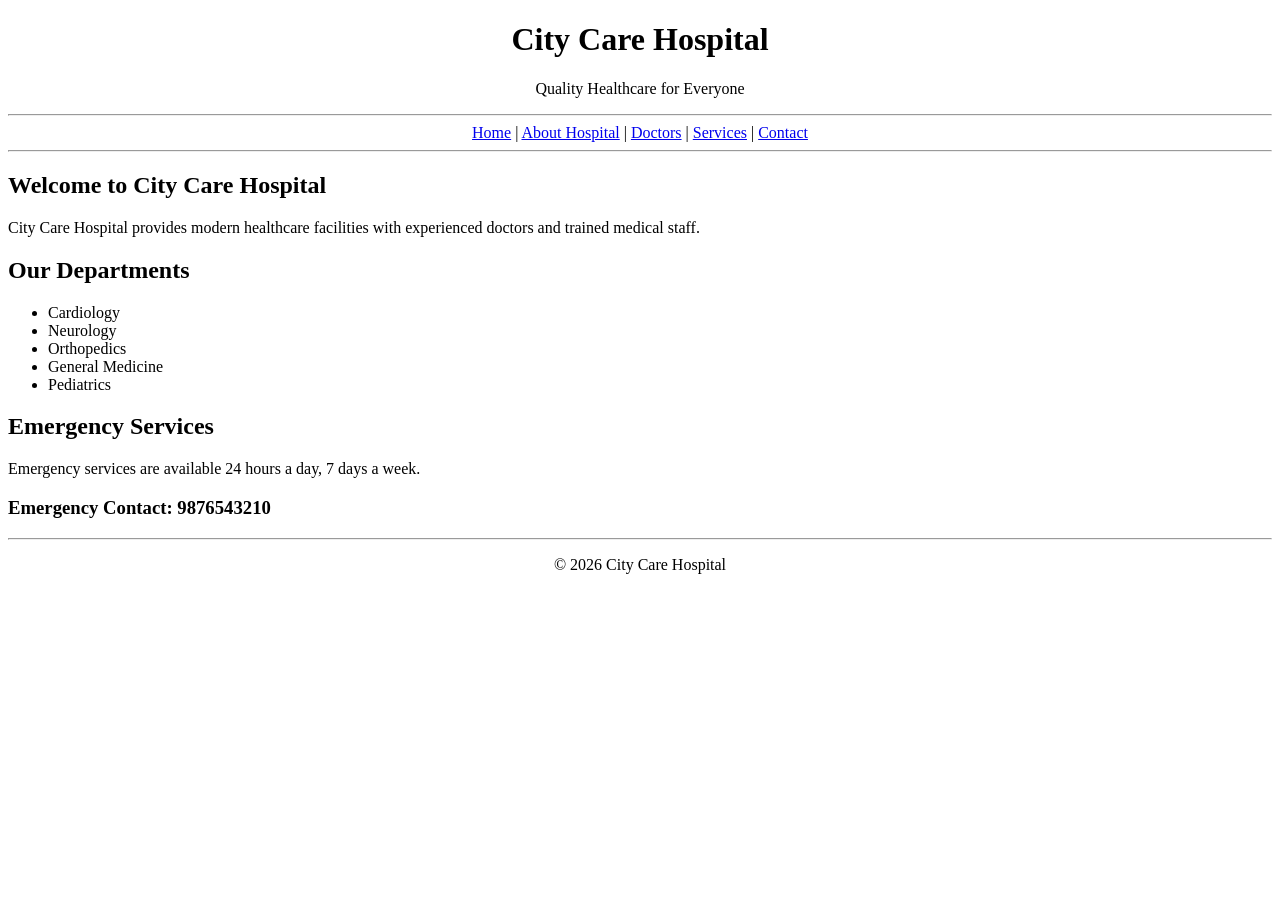
<file: P2.html>
<!DOCTYPE html>
<html>
<head>
    <title>City Care Hospital</title>
</head>

<body>

    <center>

        <h1>City Care Hospital</h1>
        <p>Quality Healthcare for Everyone</p>

        <hr>

        <a href="#">Home</a> |
        <a href="#">About Hospital</a> |
        <a href="#">Doctors</a> |
        <a href="#">Services</a> |
        <a href="#">Contact</a>

        <hr>

    </center>

    <h2>Welcome to City Care Hospital</h2>

    <p>
        City Care Hospital provides modern healthcare facilities
        with experienced doctors and trained medical staff.
    </p>

    <h2>Our Departments</h2>

    <ul>
        <li>Cardiology</li>
        <li>Neurology</li>
        <li>Orthopedics</li>
        <li>General Medicine</li>
        <li>Pediatrics</li>
    </ul>

    <h2>Emergency Services</h2>

    <p>
        Emergency services are available 24 hours a day,
        7 days a week.
    </p>

    <h3>Emergency Contact: 9876543210</h3>

    <hr>

    <center>
        <p>© 2026 City Care Hospital</p>
    </center>

</body>
</html>
</file>
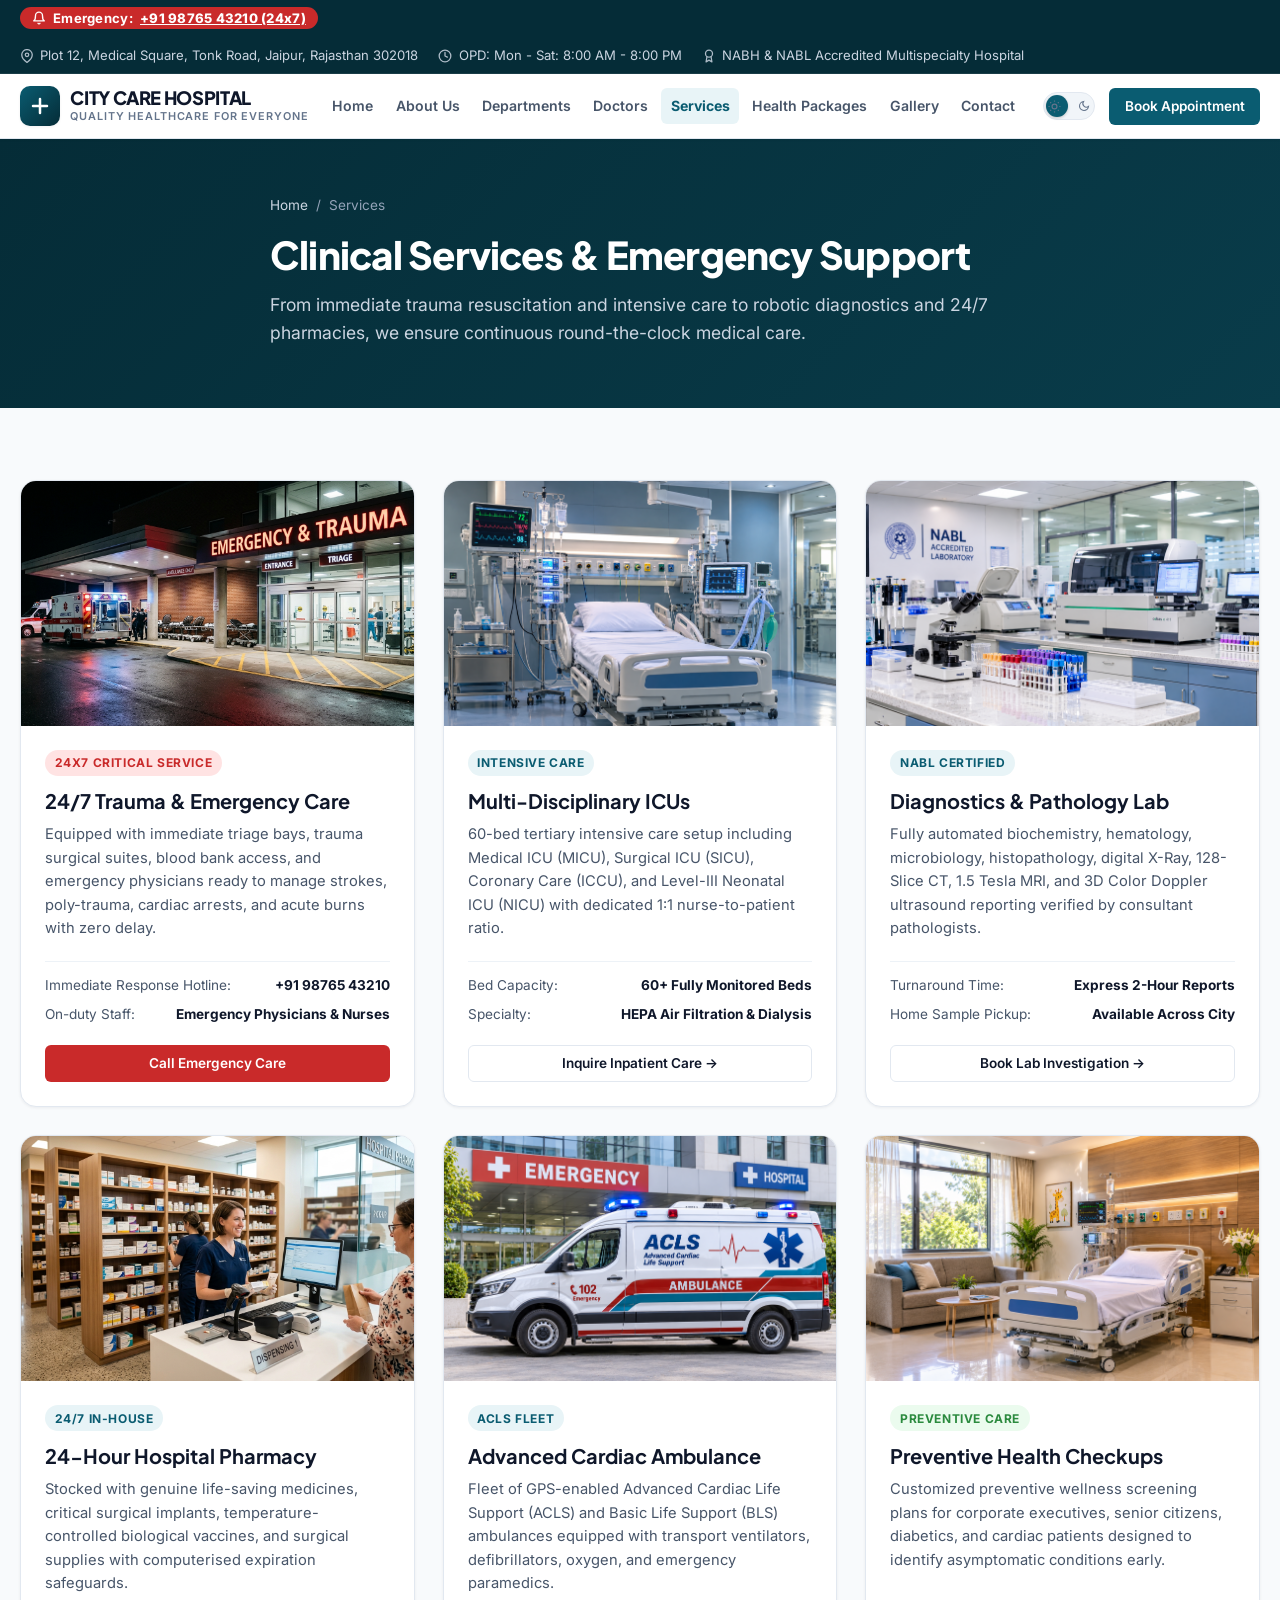
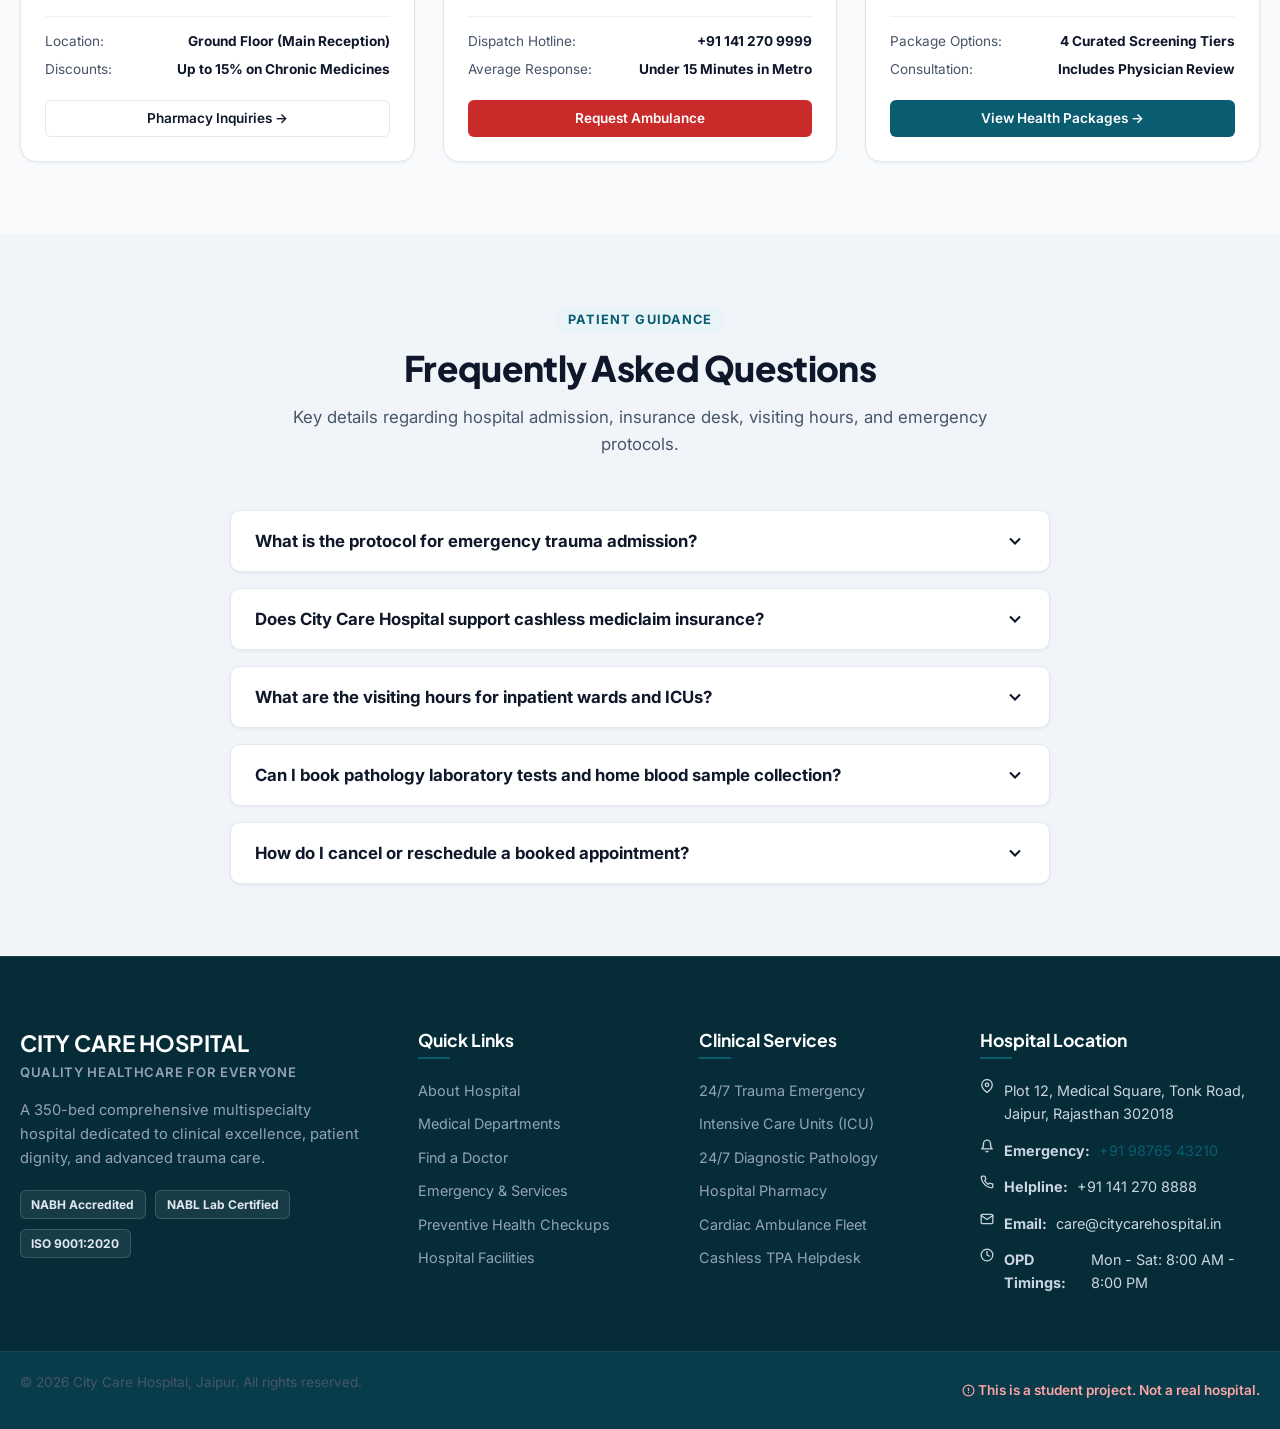
<file: services.html>
<!DOCTYPE html>
<html lang="en">
<head>
  <meta charset="UTF-8">
  <meta name="viewport" content="width=device-width, initial-scale=1.0">
  <title>Clinical Services &amp; Facilities | City Care Hospital, Jaipur</title>
  <meta name="description" content="24/7 Trauma Emergency, Intensive Care Units (ICU), Diagnostic Pathology Labs, Pharmacy, and Advanced Cardiac Ambulance Fleet at City Care Hospital.">
  <link rel="stylesheet" href="css/style.css">
</head>
<body>

    <!-- Top Emergency & Announcement Bar -->
  <aside class="top-bar" aria-label="Hospital emergency line and quick announcement">
    <div class="container top-bar-container">
      <div class="top-bar-emergency">
        <svg class="icon-svg" viewBox="0 0 24 24" width="14" height="14" fill="none" stroke="currentColor" stroke-width="2.3" stroke-linecap="round" stroke-linejoin="round" aria-hidden="true"><path d="M18 8A6 6 0 0 0 6 8c0 7-3 9-3 9h18s-3-2-3-9"></path><path d="M13.73 21a2 2 0 0 1-3.46 0"></path></svg>
        <span>Emergency:</span>
        <a href="tel:+919876543210">+91 98765 43210 (24x7)</a>
      </div>
      <div class="top-bar-info">
        <span><svg class="icon-svg" viewBox="0 0 24 24" width="14" height="14" fill="none" stroke="currentColor" stroke-width="2.2" stroke-linecap="round" stroke-linejoin="round" aria-hidden="true"><path d="M21 10c0 7-9 13-9 13s-9-6-9-13a9 9 0 0 1 18 0z"></path><circle cx="12" cy="10" r="3"></circle></svg> Plot 12, Medical Square, Tonk Road, Jaipur, Rajasthan 302018</span>
        <span><svg class="icon-svg" viewBox="0 0 24 24" width="14" height="14" fill="none" stroke="currentColor" stroke-width="2.2" stroke-linecap="round" stroke-linejoin="round" aria-hidden="true"><circle cx="12" cy="12" r="10"></circle><polyline points="12 6 12 12 16 14"></polyline></svg> OPD: Mon - Sat: 8:00 AM - 8:00 PM</span>
        <span><svg class="icon-svg" viewBox="0 0 24 24" width="14" height="14" fill="none" stroke="currentColor" stroke-width="2.2" stroke-linecap="round" stroke-linejoin="round" aria-hidden="true"><circle cx="12" cy="8" r="6"></circle><path d="M15.477 12.89 17 22l-5-3-5 3 1.523-9.11"></path></svg> NABH &amp; NABL Accredited Multispecialty Hospital</span>
      </div>
    </div>
  </aside>

  <!-- Sticky Site Navigation Header -->
  <header class="site-header">
    <div class="container nav-wrapper">
      <a href="index.html" class="brand" aria-label="City Care Hospital Home">
        <div class="brand-icon" aria-hidden="true">
          <svg viewBox="0 0 24 24" width="24" height="24" fill="none" stroke="currentColor" stroke-width="2.5" stroke-linecap="round" stroke-linejoin="round">
            <line x1="12" y1="5" x2="12" y2="19"></line>
            <line x1="5" y1="12" x2="19" y2="12"></line>
          </svg>
        </div>
        <div class="brand-text">
          <h1>CITY CARE HOSPITAL</h1>
          <p>Quality Healthcare for Everyone</p>
        </div>
      </a>

      <nav aria-label="Primary navigation">
        <ul class="nav-menu" id="navMenu">
          <li><a href="index.html" class="nav-link">Home</a></li>
          <li><a href="about.html" class="nav-link">About Us</a></li>
          <li><a href="departments.html" class="nav-link">Departments</a></li>
          <li><a href="doctors.html" class="nav-link">Doctors</a></li>
          <li><a href="services.html" class="nav-link">Services</a></li>
          <li><a href="health-packages.html" class="nav-link">Health Packages</a></li>
          <li><a href="gallery.html" class="nav-link">Gallery</a></li>
          <li><a href="contact.html" class="nav-link">Contact</a></li>
        </ul>
      </nav>

      <div class="header-actions">
        <button id="themeToggle" class="theme-switch" role="switch" aria-checked="false" aria-label="Switch visual theme" title="Toggle dark/light mode">
          <span class="switch-track">
            <span class="switch-icon" aria-hidden="true">
              <svg viewBox="0 0 24 24" width="13" height="13" fill="none" stroke="currentColor" stroke-width="2.2"><circle cx="12" cy="12" r="4.5"></circle><line x1="12" y1="1" x2="12" y2="3"></line><line x1="12" y1="21" x2="12" y2="23"></line><line x1="4.22" y1="4.22" x2="5.64" y2="5.64"></line><line x1="18.36" y1="18.36" x2="19.78" y2="19.78"></line><line x1="1" y1="12" x2="3" y2="12"></line><line x1="21" y1="12" x2="23" y2="12"></line><line x1="4.22" y1="19.78" x2="5.64" y2="18.36"></line><line x1="18.36" y1="5.64" x2="19.78" y2="4.22"></line></svg>
            </span>
            <span class="switch-icon" aria-hidden="true">
              <svg viewBox="0 0 24 24" width="12" height="12" fill="none" stroke="currentColor" stroke-width="2.2"><path d="M21 12.79A9 9 0 1 1 11.21 3 7 7 0 0 0 21 12.79z"></path></svg>
            </span>
            <span class="switch-thumb"></span>
          </span>
        </button>
        <a href="appointment.html" class="btn btn-primary btn-sm">Book Appointment</a>
        <button class="menu-toggle" id="menuToggle" aria-label="Toggle mobile menu" aria-expanded="false">
          <svg viewBox="0 0 24 24" fill="none" stroke="currentColor" stroke-width="2.2">
            <line x1="3" y1="12" x2="21" y2="12"></line><line x1="3" y1="6" x2="21" y2="6"></line><line x1="3" y1="18" x2="21" y2="18"></line>
          </svg>
        </button>
      </div>
    </div>
  </header>

  <main id="mainContent">

    <!-- Page Banner -->
    <section class="page-banner">
      <div class="container page-banner-content">
        <nav class="breadcrumb" aria-label="Breadcrumb">
          <a href="index.html">Home</a>
          <span>/</span>
          <span aria-current="page">Services</span>
        </nav>
        <h1>Clinical Services &amp; Emergency Support</h1>
        <p>From immediate trauma resuscitation and intensive care to robotic diagnostics and 24/7 pharmacies, we ensure continuous round-the-clock medical care.</p>
      </div>
    </section>

    <!-- Services Grid Section -->
    <section class="section">
      <div class="container">
        <div class="card-grid-3">

          <!-- 1. Emergency Trauma -->
          <article class="card" id="emergency">
            <div class="card-img-wrap">
              <img src="images/emergency.jpg" alt="24/7 Emergency and Trauma Resuscitation Wing" loading="lazy">
            </div>
            <div class="card-body">
              <span class="card-badge" style="background-color: var(--accent-soft); color: var(--accent);">24x7 Critical Service</span>
              <h3 class="card-title">24/7 Trauma &amp; Emergency Care</h3>
              <p class="card-text">
                Equipped with immediate triage bays, trauma surgical suites, blood bank access, and emergency physicians ready to manage strokes, poly-trauma, cardiac arrests, and acute burns with zero delay.
              </p>
              <ul class="card-meta-list">
                <li><span>Immediate Response Hotline:</span> <strong>+91 98765 43210</strong></li>
                <li><span>On-duty Staff:</span> <strong>Emergency Physicians &amp; Nurses</strong></li>
              </ul>
              <a href="tel:+919876543210" class="btn btn-accent btn-sm btn-block">Call Emergency Care</a>
            </div>
          </article>

          <!-- 2. ICU -->
          <article class="card" id="icu">
            <div class="card-img-wrap">
              <img src="images/icu.jpg" alt="Modern Intensive Care Unit" loading="lazy">
            </div>
            <div class="card-body">
              <span class="card-badge">Intensive Care</span>
              <h3 class="card-title">Multi-Disciplinary ICUs</h3>
              <p class="card-text">
                60-bed tertiary intensive care setup including Medical ICU (MICU), Surgical ICU (SICU), Coronary Care (ICCU), and Level-III Neonatal ICU (NICU) with dedicated 1:1 nurse-to-patient ratio.
              </p>
              <ul class="card-meta-list">
                <li><span>Bed Capacity:</span> <strong>60+ Fully Monitored Beds</strong></li>
                <li><span>Specialty:</span> <strong>HEPA Air Filtration &amp; Dialysis</strong></li>
              </ul>
              <a href="appointment.html" class="btn btn-outline btn-sm btn-block">Inquire Inpatient Care →</a>
            </div>
          </article>

          <!-- 3. Diagnostics Lab -->
          <article class="card" id="lab">
            <div class="card-img-wrap">
              <img src="images/lab.jpg" alt="Automated Diagnostic Pathology Laboratory" loading="lazy">
            </div>
            <div class="card-body">
              <span class="card-badge">NABL Certified</span>
              <h3 class="card-title">Diagnostics &amp; Pathology Lab</h3>
              <p class="card-text">
                Fully automated biochemistry, hematology, microbiology, histopathology, digital X-Ray, 128-Slice CT, 1.5 Tesla MRI, and 3D Color Doppler ultrasound reporting verified by consultant pathologists.
              </p>
              <ul class="card-meta-list">
                <li><span>Turnaround Time:</span> <strong>Express 2-Hour Reports</strong></li>
                <li><span>Home Sample Pickup:</span> <strong>Available Across City</strong></li>
              </ul>
              <a href="contact.html" class="btn btn-outline btn-sm btn-block">Book Lab Investigation →</a>
            </div>
          </article>

          <!-- 4. Pharmacy -->
          <article class="card" id="pharmacy">
            <div class="card-img-wrap">
              <img src="images/pharmacy.jpg" alt="24/7 In-House Hospital Pharmacy" loading="lazy">
            </div>
            <div class="card-body">
              <span class="card-badge">24/7 In-House</span>
              <h3 class="card-title">24-Hour Hospital Pharmacy</h3>
              <p class="card-text">
                Stocked with genuine life-saving medicines, critical surgical implants, temperature-controlled biological vaccines, and surgical supplies with computerised expiration safeguards.
              </p>
              <ul class="card-meta-list">
                <li><span>Location:</span> <strong>Ground Floor (Main Reception)</strong></li>
                <li><span>Discounts:</span> <strong>Up to 15% on Chronic Medicines</strong></li>
              </ul>
              <a href="contact.html" class="btn btn-outline btn-sm btn-block">Pharmacy Inquiries →</a>
            </div>
          </article>

          <!-- 5. Ambulance -->
          <article class="card" id="ambulance">
            <div class="card-img-wrap">
              <img src="images/ambulance.jpg" alt="Advanced Cardiac Life Support Ambulance" loading="lazy">
            </div>
            <div class="card-body">
              <span class="card-badge">ACLS Fleet</span>
              <h3 class="card-title">Advanced Cardiac Ambulance</h3>
              <p class="card-text">
                Fleet of GPS-enabled Advanced Cardiac Life Support (ACLS) and Basic Life Support (BLS) ambulances equipped with transport ventilators, defibrillators, oxygen, and emergency paramedics.
              </p>
              <ul class="card-meta-list">
                <li><span>Dispatch Hotline:</span> <strong>+91 141 270 9999</strong></li>
                <li><span>Average Response:</span> <strong>Under 15 Minutes in Metro</strong></li>
              </ul>
              <a href="tel:+911412709999" class="btn btn-accent btn-sm btn-block">Request Ambulance</a>
            </div>
          </article>

          <!-- 6. Preventive Health Checkups -->
          <article class="card" id="checkups">
            <div class="card-img-wrap">
              <img src="images/patient-room.jpg" alt="Preventive Health Lounge" loading="lazy">
            </div>
            <div class="card-body">
              <span class="card-badge" style="background-color: var(--health-green-soft); color: var(--health-green);">Preventive Care</span>
              <h3 class="card-title">Preventive Health Checkups</h3>
              <p class="card-text">
                Customized preventive wellness screening plans for corporate executives, senior citizens, diabetics, and cardiac patients designed to identify asymptomatic conditions early.
              </p>
              <ul class="card-meta-list">
                <li><span>Package Options:</span> <strong>4 Curated Screening Tiers</strong></li>
                <li><span>Consultation:</span> <strong>Includes Physician Review</strong></li>
              </ul>
              <a href="health-packages.html" class="btn btn-primary btn-sm btn-block">View Health Packages →</a>
            </div>
          </article>

        </div>
      </div>
    </section>

    <!-- Hospital FAQ Accordion Section -->
    <section class="section section-muted" aria-label="Frequently Asked Questions">
      <div class="container">
        <div class="section-header">
          <span class="section-tag">Patient Guidance</span>
          <h2 class="section-title">Frequently Asked Questions</h2>
          <p class="section-desc">Key details regarding hospital admission, insurance desk, visiting hours, and emergency protocols.</p>
        </div>

        <div class="faq-list">

          <!-- FAQ Item 1 -->
          <div class="faq-item">
            <button class="faq-question" type="button" aria-expanded="false">
              <span>What is the protocol for emergency trauma admission?</span>
              <svg class="faq-icon" viewBox="0 0 24 24" fill="none" stroke="currentColor" stroke-width="2.5"><polyline points="6 9 12 15 18 9"></polyline></svg>
            </button>
            <div class="faq-answer">
              <p>Emergency patients are brought directly to our 24/7 Casualty Wing at Gate 1. Initial triage, resuscitation, and pain management begin immediately without demanding upfront paperwork or financial clearance. Family members can complete registration paperwork once the patient is stabilized.</p>
            </div>
          </div>

          <!-- FAQ Item 2 -->
          <div class="faq-item">
            <button class="faq-question" type="button" aria-expanded="false">
              <span>Does City Care Hospital support cashless mediclaim insurance?</span>
              <svg class="faq-icon" viewBox="0 0 24 24" fill="none" stroke="currentColor" stroke-width="2.5"><polyline points="6 9 12 15 18 9"></polyline></svg>
            </button>
            <div class="faq-answer">
              <p>Yes. We are empaneled with all prominent Third-Party Administrators (TPAs) and health insurers including Star Health, HDFC ERGO, ICICI Lombard, Max Bupa, Care Health, and government employee health schemes. Our dedicated TPA desk on the Ground Floor operates from 8:00 AM to 8:00 PM to facilitate pre-authorization.</p>
            </div>
          </div>

          <!-- FAQ Item 3 -->
          <div class="faq-item">
            <button class="faq-question" type="button" aria-expanded="false">
              <span>What are the visiting hours for inpatient wards and ICUs?</span>
              <svg class="faq-icon" viewBox="0 0 24 24" fill="none" stroke="currentColor" stroke-width="2.5"><polyline points="6 9 12 15 18 9"></polyline></svg>
            </button>
            <div class="faq-answer">
              <p>To ensure strict infection control and undisturbed patient recovery: General and private ward visiting hours are 05:00 PM to 07:00 PM daily. In Intensive Care Units (ICUs), only one immediate relative is permitted between 05:30 PM and 06:30 PM with sanitized gowns and protective shoe covers.</p>
            </div>
          </div>

          <!-- FAQ Item 4 -->
          <div class="faq-item">
            <button class="faq-question" type="button" aria-expanded="false">
              <span>Can I book pathology laboratory tests and home blood sample collection?</span>
              <svg class="faq-icon" viewBox="0 0 24 24" fill="none" stroke="currentColor" stroke-width="2.5"><polyline points="6 9 12 15 18 9"></polyline></svg>
            </button>
            <div class="faq-answer">
              <p>Yes, our NABL-accredited diagnostic laboratory offers phlebotomist visits at home anywhere in the city. You can schedule sample pickup by calling our diagnostic helpline at +91 141 270 8888. Verified digital reports are delivered via email and WhatsApp within 4 to 8 hours.</p>
            </div>
          </div>

          <!-- FAQ Item 5 -->
          <div class="faq-item">
            <button class="faq-question" type="button" aria-expanded="false">
              <span>How do I cancel or reschedule a booked appointment?</span>
              <svg class="faq-icon" viewBox="0 0 24 24" fill="none" stroke="currentColor" stroke-width="2.5"><polyline points="6 9 12 15 18 9"></polyline></svg>
            </button>
            <div class="faq-answer">
              <p>You can view and cancel any active consultation directly through our website on the <a href="appointment.html">Appointment Page</a> under the "My Scheduled Appointments" manager, or by calling our OPD desk at least two hours prior to your scheduled time.</p>
            </div>
          </div>

        </div>
      </div>
    </section>

  </main>

  <!-- Shared Footer -->
  <footer class="site-footer">
    <div class="container">
      <div class="footer-grid">
        <div class="footer-brand">
          <h2>CITY CARE HOSPITAL</h2>
          <p class="footer-tagline">Quality Healthcare for Everyone</p>
          <p class="footer-desc">
            A 350-bed comprehensive multispecialty hospital dedicated to clinical excellence, patient dignity, and advanced trauma care.
          </p>
          <div class="footer-accreditations">
            <span class="accred-badge">NABH Accredited</span>
            <span class="accred-badge">NABL Lab Certified</span>
            <span class="accred-badge">ISO 9001:2020</span>
          </div>
        </div>

        <div class="footer-column">
          <h3>Quick Links</h3>
          <ul class="footer-links">
            <li><a href="about.html">About Hospital</a></li>
            <li><a href="departments.html">Medical Departments</a></li>
            <li><a href="doctors.html">Find a Doctor</a></li>
            <li><a href="services.html">Emergency &amp; Services</a></li>
            <li><a href="health-packages.html">Preventive Health Checkups</a></li>
            <li><a href="gallery.html">Hospital Facilities</a></li>
          </ul>
        </div>

        <div class="footer-column">
          <h3>Clinical Services</h3>
          <ul class="footer-links">
            <li><a href="services.html#emergency">24/7 Trauma Emergency</a></li>
            <li><a href="services.html#icu">Intensive Care Units (ICU)</a></li>
            <li><a href="services.html#lab">24/7 Diagnostic Pathology</a></li>
            <li><a href="services.html#pharmacy">Hospital Pharmacy</a></li>
            <li><a href="services.html#ambulance">Cardiac Ambulance Fleet</a></li>
            <li><a href="appointment.html">Cashless TPA Helpdesk</a></li>
          </ul>
        </div>

        <div class="footer-column">
          <h3>Hospital Location</h3>
                    <ul class="footer-contact-info">
            <li><svg class="icon-svg" viewBox="0 0 24 24" width="14" height="14" fill="none" stroke="currentColor" stroke-width="2.2" stroke-linecap="round" stroke-linejoin="round" aria-hidden="true"><path d="M21 10c0 7-9 13-9 13s-9-6-9-13a9 9 0 0 1 18 0z"></path><circle cx="12" cy="10" r="3"></circle></svg> <span>Plot 12, Medical Square, Tonk Road, Jaipur, Rajasthan 302018</span></li>
            <li><svg class="icon-svg" viewBox="0 0 24 24" width="14" height="14" fill="none" stroke="currentColor" stroke-width="2.3" stroke-linecap="round" stroke-linejoin="round" aria-hidden="true"><path d="M18 8A6 6 0 0 0 6 8c0 7-3 9-3 9h18s-3-2-3-9"></path><path d="M13.73 21a2 2 0 0 1-3.46 0"></path></svg> <strong>Emergency:</strong> <a href="tel:+919876543210">+91 98765 43210</a></li>
            <li><svg class="icon-svg" viewBox="0 0 24 24" width="14" height="14" fill="none" stroke="currentColor" stroke-width="2.2" stroke-linecap="round" stroke-linejoin="round" aria-hidden="true"><path d="M22 16.92v3a2 2 0 0 1-2.18 2 19.79 19.79 0 0 1-8.63-3.07 19.5 19.5 0 0 1-6-6 19.79 19.79 0 0 1-3.07-8.67A2 2 0 0 1 4.11 2h3a2 2 0 0 1 2 1.72 12.84 12.84 0 0 0 .7 2.81 2 2 0 0 1-.45 2.11L8.09 9.91a16 16 0 0 0 6 6l1.27-1.27a2 2 0 0 1 2.11-.45 12.84 12.84 0 0 0 2.81.7A2 2 0 0 1 22 16.92z"></path></svg> <strong>Helpline:</strong> +91 141 270 8888</li>
            <li><svg class="icon-svg" viewBox="0 0 24 24" width="14" height="14" fill="none" stroke="currentColor" stroke-width="2.2" stroke-linecap="round" stroke-linejoin="round" aria-hidden="true"><path d="M4 4h16c1.1 0 2 .9 2 2v12c0 1.1-.9 2-2 2H4c-1.1 0-2-.9-2-2V6c0-1.1.9-2 2-2z"></path><polyline points="22,6 12,13 2,6"></polyline></svg> <strong>Email:</strong> care@citycarehospital.in</li>
            <li><svg class="icon-svg" viewBox="0 0 24 24" width="14" height="14" fill="none" stroke="currentColor" stroke-width="2.2" stroke-linecap="round" stroke-linejoin="round" aria-hidden="true"><circle cx="12" cy="12" r="10"></circle><polyline points="12 6 12 12 16 14"></polyline></svg> <strong>OPD Timings:</strong> Mon - Sat: 8:00 AM - 8:00 PM</li>
          </ul>
        </div>
      </div>
    </div>

    <div class="footer-bottom">
      <div class="container">
        <p>© 2026 City Care Hospital, Jaipur. All rights reserved.</p>
        <p class="student-disclaimer"><svg class="icon-svg" viewBox="0 0 24 24" width="13" height="13" fill="none" stroke="currentColor" stroke-width="2.2" stroke-linecap="round" stroke-linejoin="round" aria-hidden="true"><circle cx="12" cy="12" r="10"></circle><line x1="12" y1="8" x2="12" y2="12"></line><line x1="12" y1="16" x2="12.01" y2="16"></line></svg> This is a student project. Not a real hospital.</p>
      </div>
    </div>
  </footer>

  <button id="backToTop" class="back-to-top" aria-label="Back to top of page">
    <svg viewBox="0 0 24 24" width="20" height="20" fill="none" stroke="currentColor" stroke-width="2.5" stroke-linecap="round" stroke-linejoin="round">
      <polyline points="18 15 12 9 6 15"></polyline>
    </svg>
  </button>

  <script src="js/script.js"></script>
</body>
</html>
</file>
<file: css/style.css>
/* ==========================================================================
   CITY CARE HOSPITAL — MASTER STYLESHEET
   Pure Vanilla CSS (No Frameworks)
   Impeccable Healthcare Design Standard | WCAG AA Compliant
   ========================================================================== */

@import url('https://fonts.googleapis.com/css2?family=Inter:wght@400;500;600;700&family=Plus+Jakarta+Sans:wght@500;600;700;800&display=swap');

/* --- CSS Variables & Design Tokens --- */
:root {
  --font-headings: 'Plus Jakarta Sans', system-ui, -apple-system, sans-serif;
  --font-body: 'Inter', system-ui, -apple-system, sans-serif;

  /* Primary Clinical Palette */
  --primary: #0a5c71;
  --primary-hover: #084859;
  --primary-dark: #052c37;
  --primary-light: #e8f4f7;
  --primary-tint: #d0ecf2;

  /* Emergency / Accent Palette (High Contrast) */
  --accent: #c92a2a;
  --accent-hover: #a61e1e;
  --accent-soft: #ffe3e3;
  --accent-text: #860909;

  /* Secondary Health Green */
  --health-green: #2b8a3e;
  --health-green-soft: #ebfbee;

  /* Neutral Light Surfaces */
  --bg: #f8fafc;
  --surface: #ffffff;
  --surface-alt: #f1f5f9;
  --surface-card: #ffffff;
  --border: #e2e8f0;
  --border-subtle: #edf2f7;
  --border-focus: #0a5c71;
  --footer-bg: #052c37;
  --footer-surface: #083c4a;

  /* Typography Colors */
  --text-main: #0f172a;
  --text-muted: #475569;
  --text-subtle: #64748b;
  --text-inverse: #ffffff;

  /* Shadows (Soft & Realistic Blur) */
  --shadow-sm: 0 1px 3px rgba(15, 23, 42, 0.06);
  --shadow-md: 0 4px 14px rgba(15, 23, 42, 0.08);
  --shadow-lg: 0 10px 25px rgba(15, 23, 42, 0.10);
  --shadow-xl: 0 20px 35px rgba(15, 23, 42, 0.12);

  /* Radius & Transitions */
  --radius-sm: 6px;
  --radius-md: 10px;
  --radius-lg: 16px;
  --radius-full: 9999px;
  --transition: all 0.25s cubic-bezier(0.16, 1, 0.3, 1);
}

/* --- Eye-Soothing Dark Mode (Low Blue Fatigue) --- */
[data-theme="dark"] {
  --primary: #38bdf8;
  --primary-hover: #7dd3fc;
  --primary-dark: #04141a;
  --primary-light: rgba(56, 189, 248, 0.12);
  --primary-tint: rgba(56, 189, 248, 0.2);

  --accent: #ff6b6b;
  --accent-hover: #ff8787;
  --accent-soft: rgba(255, 107, 107, 0.15);
  --accent-text: #ffc9c9;

  --health-green: #51cf66;
  --health-green-soft: rgba(81, 207, 102, 0.15);

  --bg: #0b111e;
  --surface: #111928;
  --surface-alt: #172235;
  --surface-card: #141e30;
  --border: rgba(255, 255, 255, 0.09);
  --border-subtle: rgba(255, 255, 255, 0.05);
  --border-focus: #38bdf8;
  --footer-bg: #060b13;
  --footer-surface: #0a111c;

  --text-main: #f1f5f9;
  --text-muted: #94a3b8;
  --text-subtle: #64748b;
  --text-inverse: #0b111e;

  --shadow-sm: 0 1px 3px rgba(0, 0, 0, 0.5);
  --shadow-md: 0 4px 16px rgba(0, 0, 0, 0.6);
  --shadow-lg: 0 10px 28px rgba(0, 0, 0, 0.7);
  --shadow-xl: 0 20px 40px rgba(0, 0, 0, 0.85);
}

/* --- Global Reset & Foundation --- */
*, *::before, *::after {
  box-sizing: border-box;
  margin: 0;
  padding: 0;
}

html {
  font-size: 16px;
  scroll-behavior: smooth;
}

body {
  font-family: var(--font-body);
  font-weight: 400;
  background-color: var(--bg);
  color: var(--text-main);
  line-height: 1.6;
  min-height: 100vh;
  display: flex;
  flex-direction: column;
  -webkit-font-smoothing: antialiased;
}

/* Fallback image styling for when photo files are not yet placed */
img {
  display: block;
  max-width: 100%;
  height: auto;
  object-fit: cover;
  background-color: var(--surface-alt);
  color: var(--text-muted);
  font-size: 0.85rem;
  font-weight: 500;
  text-align: center;
  position: relative;
  overflow: hidden;
}

img::before {
  content: '';
  display: block;
  position: absolute;
  top: 0; left: 0; width: 100%; height: 100%;
  background: var(--surface-alt);
}

img::after {
  content: attr(alt);
  display: flex;
  align-items: center;
  justify-content: center;
  padding: 1rem;
  position: absolute;
  top: 0; left: 0; width: 100%; height: 100%;
  color: var(--text-subtle);
  background: var(--surface-alt);
  border: 1px dashed var(--border);
  box-sizing: border-box;
}

a {
  color: var(--primary);
  text-decoration: none;
  transition: var(--transition);
}

a:hover {
  text-decoration: none;
}

h1, h2, h3, h4, h5, h6 {
  font-family: var(--font-headings);
  color: var(--text-main);
  line-height: 1.25;
  font-weight: 700;
}

p {
  color: var(--text-muted);
  margin-bottom: 1rem;
}

p:last-child {
  margin-bottom: 0;
}

ul, ol {
  list-style: none;
}

button, input, select, textarea {
  font-family: inherit;
  font-size: inherit;
  color: inherit;
}

/* Accessibility Focus Ring */
:focus-visible {
  outline: 2px solid var(--border-focus);
  outline-offset: 3px;
}

.sr-only {
  position: absolute;
  width: 1px;
  height: 1px;
  padding: 0;
  margin: -1px;
  overflow: hidden;
  clip: rect(0, 0, 0, 0);
  white-space: nowrap;
  border: 0;
}

.container {
  width: 100%;
  max-width: 1340px;
  margin-left: auto;
  margin-right: auto;
  padding-left: 1.25rem;
  padding-right: 1.25rem;
  box-sizing: border-box;
}

/* --- Top Emergency & Announcement Bar --- */
.top-bar {
  background-color: var(--primary-dark);
  color: #e2e8f0;
  font-size: 0.82rem;
  padding: 0.45rem 0;
  border-bottom: 1px solid rgba(255, 255, 255, 0.08);
  position: relative;
  z-index: 100;
  width: 100%;
}

.top-bar-container {
  display: flex;
  align-items: center;
  justify-content: space-between;
  gap: 1rem;
  flex-wrap: wrap;
}

.top-bar-emergency {
  display: inline-flex;
  align-items: center;
  gap: 0.45rem;
  font-weight: 700;
  color: #ffffff;
  background-color: var(--accent);
  padding: 0.25rem 0.75rem;
  border-radius: var(--radius-full);
  font-size: 0.82rem;
  letter-spacing: 0.02em;
  white-space: nowrap;
  flex-shrink: 0;
  line-height: 1;
}

.top-bar-emergency svg {
  flex-shrink: 0;
}

.top-bar-emergency a {
  color: #ffffff;
  font-weight: 800;
  text-decoration: underline;
}

.top-bar-emergency a:hover {
  color: #ffe3e3;
}

.top-bar-info {
  display: flex;
  align-items: center;
  gap: 1.25rem;
  flex-wrap: wrap;
  font-size: 0.82rem;
  color: #cbd5e1;
}

.top-bar-info span {
  display: inline-flex;
  align-items: center;
  gap: 0.4rem;
  white-space: nowrap;
}

.top-bar-info span svg {
  flex-shrink: 0;
  opacity: 0.85;
}

/* --- Site Header & Navigation --- */
.site-header {
  background-color: var(--surface);
  border-bottom: 1px solid var(--border);
  position: sticky;
  top: 0;
  z-index: 99;
  transition: background-color 0.25s ease, border-color 0.25s ease;
  box-shadow: var(--shadow-sm);
  width: 100%;
}

.nav-wrapper {
  display: flex;
  align-items: center;
  justify-content: space-between;
  gap: 0.75rem;
  padding-top: 0.55rem;
  padding-bottom: 0.55rem;
  min-height: 64px;
}

.brand {
  display: flex;
  align-items: center;
  gap: 0.65rem;
  text-decoration: none;
  flex-shrink: 0;
}

.brand-icon {
  width: 40px;
  height: 40px;
  flex-shrink: 0;
  background: linear-gradient(135deg, var(--primary), var(--primary-dark));
  color: #ffffff;
  display: flex;
  align-items: center;
  justify-content: center;
  border-radius: var(--radius-md);
  box-shadow: var(--shadow-sm);
}

[data-theme="dark"] .brand-icon {
  background: linear-gradient(135deg, #0284c7, var(--primary));
  color: #0b111e;
}

.brand-text h1 {
  font-size: 1.15rem;
  font-weight: 800;
  letter-spacing: -0.02em;
  color: var(--text-main);
  line-height: 1.15;
  white-space: nowrap;
}

.brand-text p {
  font-size: 0.68rem;
  font-weight: 600;
  color: var(--text-subtle);
  letter-spacing: 0.08em;
  text-transform: uppercase;
  margin: 0;
  white-space: nowrap;
}

.nav-menu {
  display: flex;
  align-items: center;
  gap: 0.2rem;
  list-style: none;
  margin: 0;
  padding: 0;
  flex-wrap: nowrap;
}

.nav-menu li {
  display: flex;
  align-items: center;
}

.nav-link {
  display: inline-flex;
  align-items: center;
  justify-content: center;
  white-space: nowrap;
  font-size: 0.88rem;
  font-weight: 600;
  color: var(--text-muted);
  padding: 0.45rem 0.6rem;
  border-radius: var(--radius-sm);
  transition: var(--transition);
  line-height: 1;
  height: 36px;
  text-decoration: none;
  box-sizing: border-box;
}

.nav-link:hover {
  color: var(--primary);
  background-color: var(--primary-light);
}

.nav-link.active {
  color: var(--primary);
  background-color: var(--primary-light);
  font-weight: 700;
}

[data-theme="dark"] .nav-link.active {
  color: var(--primary);
  background-color: var(--primary-light);
}

.header-actions {
  display: flex;
  align-items: center;
  gap: 0.65rem;
  flex-shrink: 0;
}

/* Theme Switcher */
.theme-switch {
  background: none;
  border: none;
  cursor: pointer;
  padding: 0.25rem;
  display: inline-flex;
  align-items: center;
  justify-content: center;
  color: var(--text-muted);
  border-radius: var(--radius-full);
}

.switch-track {
  width: 52px;
  height: 28px;
  background-color: var(--surface-alt);
  border: 1px solid var(--border);
  border-radius: var(--radius-full);
  display: flex;
  align-items: center;
  justify-content: space-between;
  padding: 0 4px;
  position: relative;
  transition: var(--transition);
}

.switch-icon {
  display: flex;
  align-items: center;
  justify-content: center;
  color: var(--text-subtle);
  z-index: 1;
}

.switch-thumb {
  position: absolute;
  left: 2px;
  width: 22px;
  height: 22px;
  background-color: var(--primary);
  border-radius: 50%;
  transition: transform 0.25s cubic-bezier(0.16, 1, 0.3, 1);
  box-shadow: 0 1px 3px rgba(0, 0, 0, 0.2);
}

[data-theme="dark"] .switch-thumb {
  transform: translateX(24px);
  background-color: var(--primary);
}

/* Icon Utilities */
.icon-svg {
  display: inline-block;
  vertical-align: middle;
  flex-shrink: 0;
}

.why-us-icon-box {
  width: 52px;
  height: 52px;
  border-radius: var(--radius-md);
  background-color: var(--surface-alt);
  border: 1px solid var(--border);
  display: flex;
  align-items: center;
  justify-content: center;
  margin-bottom: 1rem;
}

.why-us-icon-box svg {
  width: 26px;
  height: 26px;
}

.health-tip-icon {
  width: 42px;
  height: 42px;
  border-radius: var(--radius-md);
  background-color: var(--primary-light);
  display: flex;
  align-items: center;
  justify-content: center;
  flex-shrink: 0;
}

.health-tip-icon svg {
  width: 22px;
  height: 22px;
}

/* Hamburger Menu Toggle Button */
.menu-toggle {
  display: none;
  background: none;
  border: 1px solid var(--border);
  border-radius: var(--radius-sm);
  padding: 0.45rem;
  cursor: pointer;
  color: var(--text-main);
}

.menu-toggle svg {
  width: 22px;
  height: 22px;
  display: block;
}

/* Buttons */
.btn {
  display: inline-flex;
  align-items: center;
  justify-content: center;
  gap: 0.5rem;
  font-weight: 600;
  font-size: 0.95rem;
  padding: 0.65rem 1.35rem;
  border-radius: var(--radius-md);
  border: 1px solid transparent;
  cursor: pointer;
  transition: var(--transition);
  text-align: center;
  white-space: nowrap;
}

.btn-sm {
  padding: 0.4rem 0.9rem;
  font-size: 0.85rem;
  border-radius: var(--radius-sm);
}

.btn-lg {
  padding: 0.85rem 1.85rem;
  font-size: 1.05rem;
  border-radius: var(--radius-lg);
}

.btn-primary {
  background-color: var(--primary);
  color: #ffffff;
}

.btn-primary:hover {
  background-color: var(--primary-hover);
  color: #ffffff;
  transform: translateY(-1px);
  box-shadow: var(--shadow-md);
}

[data-theme="dark"] .btn-primary {
  background-color: var(--primary);
  color: #0b111e;
  font-weight: 700;
}

[data-theme="dark"] .btn-primary:hover {
  background-color: var(--primary-hover);
  color: #0b111e;
}

.btn-accent {
  background-color: var(--accent);
  color: #ffffff;
}

.btn-accent:hover {
  background-color: var(--accent-hover);
  color: #ffffff;
  transform: translateY(-1px);
  box-shadow: var(--shadow-md);
}

.btn-outline {
  background-color: transparent;
  border-color: var(--border);
  color: var(--text-main);
}

.btn-outline:hover {
  border-color: var(--primary);
  color: var(--primary);
  background-color: var(--primary-light);
}

.btn-white {
  background-color: #ffffff;
  color: var(--primary-dark);
  border-color: #ffffff;
}

.btn-white:hover {
  background-color: #f1f5f9;
  color: var(--primary-dark);
  transform: translateY(-1px);
}

.btn-block {
  width: 100%;
}

/* --- Section Layout & Shared Headers --- */
.section {
  padding: 4.5rem 0;
}

.section-muted {
  background-color: var(--surface-alt);
}

.section-header {
  text-align: center;
  max-width: 720px;
  margin: 0 auto 3.25rem auto;
}

.section-tag {
  display: inline-block;
  font-size: 0.8rem;
  font-weight: 700;
  text-transform: uppercase;
  letter-spacing: 0.08em;
  color: var(--primary);
  background-color: var(--primary-light);
  padding: 0.25rem 0.75rem;
  border-radius: var(--radius-full);
  margin-bottom: 0.75rem;
}

.section-title {
  font-size: 2.2rem;
  font-weight: 800;
  letter-spacing: -0.02em;
  margin-bottom: 0.85rem;
  color: var(--text-main);
}

.section-desc {
  font-size: 1.05rem;
  color: var(--text-muted);
  line-height: 1.6;
}

/* Page Banner (for subpages) */
.page-banner {
  background: linear-gradient(135deg, var(--primary-dark), #093c4a);
  color: #ffffff;
  padding: 3.5rem 0 3.8rem;
  position: relative;
  overflow: hidden;
}

[data-theme="dark"] .page-banner {
  background: linear-gradient(135deg, #061118, #0e2230);
}

.page-banner-content {
  max-width: 780px;
}

.breadcrumb {
  display: flex;
  align-items: center;
  gap: 0.5rem;
  font-size: 0.85rem;
  color: #94a3b8;
  margin-bottom: 0.85rem;
}

.breadcrumb a {
  color: #cbd5e1;
}

.breadcrumb a:hover {
  color: #ffffff;
  text-decoration: underline;
}

.page-banner h1 {
  font-size: 2.4rem;
  font-weight: 800;
  color: #ffffff;
  margin-bottom: 0.75rem;
  letter-spacing: -0.02em;
}

.page-banner p {
  font-size: 1.1rem;
  color: #cbd5e1;
  line-height: 1.6;
}

/* --- Hero Section (Home) --- */
.hero-section {
  position: relative;
  background: linear-gradient(135deg, rgba(5, 44, 55, 0.94), rgba(8, 72, 89, 0.88)), url('../images/hero-hospital.jpg');
  background-size: cover;
  background-position: center;
  color: #ffffff;
  padding: 5.5rem 0 5rem;
  overflow: hidden;
}

[data-theme="dark"] .hero-section {
  background: linear-gradient(135deg, rgba(6, 17, 24, 0.96), rgba(11, 28, 42, 0.92)), url('../images/hero-hospital.jpg');
  background-size: cover;
  background-position: center;
}

.hero-grid {
  display: grid;
  grid-template-columns: 1.2fr 0.8fr;
  gap: 3.5rem;
  align-items: center;
}

.hero-tag {
  display: inline-flex;
  align-items: center;
  gap: 0.5rem;
  background: rgba(255, 255, 255, 0.12);
  border: 1px solid rgba(255, 255, 255, 0.2);
  backdrop-filter: blur(6px);
  color: #ffffff;
  font-size: 0.82rem;
  font-weight: 700;
  padding: 0.35rem 0.9rem;
  border-radius: var(--radius-full);
  margin-bottom: 1.25rem;
  letter-spacing: 0.04em;
  text-transform: uppercase;
}

.hero-content h1 {
  font-size: 3rem;
  font-weight: 800;
  color: #ffffff;
  line-height: 1.15;
  letter-spacing: -0.02em;
  margin-bottom: 1.25rem;
}

.hero-desc {
  font-size: 1.15rem;
  color: #e2e8f0;
  line-height: 1.65;
  margin-bottom: 2rem;
  max-width: 600px;
}

.hero-actions {
  display: flex;
  flex-wrap: wrap;
  gap: 1rem;
  align-items: center;
}

.hero-card {
  background: rgba(255, 255, 255, 0.96);
  color: var(--text-main);
  padding: 2rem;
  border-radius: var(--radius-lg);
  box-shadow: var(--shadow-xl);
  border: 1px solid rgba(255, 255, 255, 0.4);
}

[data-theme="dark"] .hero-card {
  background: rgba(17, 25, 40, 0.96);
  border-color: rgba(255, 255, 255, 0.1);
  color: var(--text-main);
}

.hero-card h3 {
  font-size: 1.35rem;
  margin-bottom: 0.5rem;
}

.hero-card p {
  font-size: 0.9rem;
  margin-bottom: 1.25rem;
}

.quick-contact-box {
  background: var(--surface-alt);
  padding: 1rem;
  border-radius: var(--radius-md);
  margin-bottom: 1.25rem;
  display: flex;
  flex-direction: column;
  gap: 0.5rem;
  font-size: 0.9rem;
}

.quick-contact-box strong {
  color: var(--text-main);
}

/* --- Stats Banner (Counter Section) --- */
.stats-banner {
  background-color: var(--surface);
  border-bottom: 1px solid var(--border);
  padding: 2.75rem 0;
  box-shadow: var(--shadow-sm);
}

.stats-grid {
  display: grid;
  grid-template-columns: repeat(4, 1fr);
  gap: 1.5rem;
  text-align: center;
}

.stat-item {
  padding: 1rem;
  border-right: 1px solid var(--border);
}

.stat-item:last-child {
  border-right: none;
}

.stat-value {
  font-family: var(--font-headings);
  font-size: 2.75rem;
  font-weight: 800;
  color: var(--primary);
  line-height: 1.1;
  margin-bottom: 0.35rem;
}

[data-theme="dark"] .stat-value {
  color: var(--primary);
}

.stat-label {
  font-size: 0.95rem;
  font-weight: 600;
  color: var(--text-muted);
  text-transform: uppercase;
  letter-spacing: 0.04em;
  margin: 0;
}

/* --- Cards Grids (Departments, Services, Doctors) --- */
.card-grid {
  display: grid;
  grid-template-columns: repeat(auto-fill, minmax(280px, 1fr));
  gap: 1.75rem;
}

.card-grid-3 {
  display: grid;
  grid-template-columns: repeat(auto-fill, minmax(340px, 1fr));
  gap: 1.75rem;
}

.card {
  background-color: var(--surface-card);
  border: 1px solid var(--border);
  border-radius: var(--radius-lg);
  overflow: hidden;
  box-shadow: var(--shadow-sm);
  transition: var(--transition);
  display: flex;
  flex-direction: column;
}

.card:hover {
  transform: translateY(-4px);
  box-shadow: var(--shadow-lg);
  border-color: var(--border-focus);
}

.card-img-wrap {
  position: relative;
  aspect-ratio: 16 / 10;
  overflow: hidden;
  background-color: var(--surface-alt);
}

.card-img-wrap img {
  width: 100%;
  height: 100%;
  object-fit: cover;
  transition: transform 0.4s ease;
}

.card:hover .card-img-wrap img {
  transform: scale(1.04);
}

.card-body {
  padding: 1.5rem;
  display: flex;
  flex-direction: column;
  flex-grow: 1;
}

.card-badge {
  display: inline-block;
  align-self: flex-start;
  font-size: 0.75rem;
  font-weight: 700;
  text-transform: uppercase;
  letter-spacing: 0.05em;
  color: var(--primary);
  background-color: var(--primary-light);
  padding: 0.2rem 0.6rem;
  border-radius: var(--radius-full);
  margin-bottom: 0.75rem;
}

.card-title {
  font-size: 1.25rem;
  font-weight: 700;
  margin-bottom: 0.65rem;
  color: var(--text-main);
}

.card-text {
  font-size: 0.92rem;
  color: var(--text-muted);
  line-height: 1.6;
  margin-bottom: 1.25rem;
  flex-grow: 1;
}

.card-meta-list {
  border-top: 1px solid var(--border-subtle);
  padding-top: 0.85rem;
  margin-bottom: 1.25rem;
  display: flex;
  flex-direction: column;
  gap: 0.4rem;
  font-size: 0.85rem;
}

.card-meta-list li {
  display: flex;
  justify-content: space-between;
  align-items: center;
  color: var(--text-muted);
}

.card-meta-list strong {
  color: var(--text-main);
}

.card-footer {
  margin-top: auto;
  border-top: 1px solid var(--border-subtle);
  padding-top: 1rem;
}

/* Department Expandable Drawer */
.dept-expandable {
  margin-top: 0.75rem;
  padding-top: 0.75rem;
  border-top: 1px dashed var(--border);
  display: none;
}

.dept-expandable.active {
  display: block;
  animation: fadeIn 0.3s ease;
}

.dept-toggle-btn {
  background: none;
  border: none;
  color: var(--primary);
  font-weight: 600;
  font-size: 0.88rem;
  cursor: pointer;
  display: inline-flex;
  align-items: center;
  gap: 0.35rem;
  padding: 0;
  margin-top: 0.5rem;
}

.dept-toggle-btn:hover {
  text-decoration: underline;
}

/* Doctor Specific Card */
.doctor-card {
  text-align: center;
  padding: 1.75rem 1.5rem;
}

.doctor-avatar-wrap {
  width: 140px;
  height: 140px;
  margin: 0 auto 1.25rem;
  border-radius: 50%;
  overflow: hidden;
  border: 4px solid var(--primary-light);
  box-shadow: var(--shadow-sm);
  background-color: var(--surface-alt);
}

.doctor-avatar-wrap img {
  width: 100%;
  height: 100%;
  object-fit: cover;
}

.doctor-name {
  font-size: 1.25rem;
  font-weight: 700;
  color: var(--text-main);
  margin-bottom: 0.25rem;
}

.doctor-spec {
  color: var(--primary);
  font-weight: 600;
  font-size: 0.9rem;
  margin-bottom: 0.5rem;
}

.doctor-qual {
  font-size: 0.82rem;
  color: var(--text-muted);
  margin-bottom: 0.85rem;
}

.doctor-details-pill {
  background-color: var(--surface-alt);
  padding: 0.6rem 0.85rem;
  border-radius: var(--radius-md);
  font-size: 0.82rem;
  text-align: left;
  margin-bottom: 1.25rem;
  display: flex;
  flex-direction: column;
  gap: 0.35rem;
}

.doctor-details-pill div {
  display: flex;
  justify-content: space-between;
}

/* Health Packages Cards */
.package-card {
  border-top: 4px solid var(--primary);
  position: relative;
}

.package-card.featured {
  border-top: 4px solid var(--accent);
  box-shadow: var(--shadow-lg);
  transform: scale(1.02);
}

.package-popular-tag {
  position: absolute;
  top: 1rem;
  right: 1rem;
  background-color: var(--accent);
  color: #ffffff;
  font-size: 0.72rem;
  font-weight: 700;
  text-transform: uppercase;
  letter-spacing: 0.05em;
  padding: 0.25rem 0.6rem;
  border-radius: var(--radius-full);
}

.package-price {
  font-family: var(--font-headings);
  font-size: 2.2rem;
  font-weight: 800;
  color: var(--text-main);
  margin: 0.75rem 0;
}

.package-price span {
  font-size: 0.95rem;
  font-weight: 500;
  color: var(--text-muted);
}

.package-features {
  margin: 1.25rem 0;
  display: flex;
  flex-direction: column;
  gap: 0.6rem;
  font-size: 0.9rem;
}

.package-features li {
  display: flex;
  align-items: center;
  gap: 0.5rem;
  color: var(--text-muted);
}

.package-features li::before {
  content: '';
  display: inline-block;
  width: 6px;
  height: 11px;
  border: solid var(--health-green);
  border-width: 0 2.5px 2.5px 0;
  transform: rotate(45deg);
  margin-right: 0.6rem;
  margin-bottom: 2px;
  flex-shrink: 0;
}

/* Package Comparison Table */
.comparison-section {
  margin-top: 3.5rem;
}

.table-responsive {
  width: 100%;
  overflow-x: auto;
  border: 1px solid var(--border);
  border-radius: var(--radius-lg);
  background-color: var(--surface);
  box-shadow: var(--shadow-sm);
}

.table {
  width: 100%;
  border-collapse: collapse;
  text-align: left;
  font-size: 0.92rem;
}

.table th, .table td {
  padding: 1rem 1.25rem;
  border-bottom: 1px solid var(--border);
}

.table th {
  background-color: var(--surface-alt);
  font-weight: 700;
  color: var(--text-main);
}

.table tr:last-child td {
  border-bottom: none;
}

.table tbody tr:hover {
  background-color: var(--primary-light);
}

/* --- Filter & Search Bar Controls --- */
.filter-controls-wrapper {
  background-color: var(--surface);
  border: 1px solid var(--border);
  padding: 1.25rem;
  border-radius: var(--radius-lg);
  margin-bottom: 2.5rem;
  display: flex;
  flex-wrap: wrap;
  gap: 1rem;
  align-items: center;
  justify-content: space-between;
  box-shadow: var(--shadow-sm);
}

.search-box {
  position: relative;
  flex: 1 1 280px;
}

.search-box input {
  width: 100%;
  padding: 0.65rem 1rem 0.65rem 2.5rem;
  border: 1px solid var(--border);
  border-radius: var(--radius-md);
  background-color: var(--bg);
  color: var(--text-main);
  font-size: 0.92rem;
  transition: var(--transition);
}

.search-box input:focus {
  border-color: var(--border-focus);
  background-color: var(--surface);
}

.search-box svg {
  position: absolute;
  left: 0.85rem;
  top: 50%;
  transform: translateY(-50%);
  color: var(--text-subtle);
  pointer-events: none;
}

.filter-buttons {
  display: flex;
  flex-wrap: wrap;
  gap: 0.5rem;
}

.filter-btn {
  background-color: var(--surface-alt);
  border: 1px solid var(--border);
  color: var(--text-muted);
  padding: 0.45rem 0.95rem;
  border-radius: var(--radius-full);
  font-size: 0.85rem;
  font-weight: 600;
  cursor: pointer;
  transition: var(--transition);
}

.filter-btn:hover {
  color: var(--primary);
  border-color: var(--primary);
}

.filter-btn.active {
  background-color: var(--primary);
  color: #ffffff;
  border-color: var(--primary);
}

[data-theme="dark"] .filter-btn.active {
  color: #0b111e;
}

/* --- Interactive Forms & Inputs --- */
.form-card {
  background-color: var(--surface);
  border: 1px solid var(--border);
  border-radius: var(--radius-lg);
  padding: 2.25rem;
  box-shadow: var(--shadow-md);
}

.form-grid {
  display: grid;
  grid-template-columns: repeat(2, 1fr);
  gap: 1.25rem;
}

.form-group-full {
  grid-column: 1 / -1;
}

.form-group {
  display: flex;
  flex-direction: column;
  gap: 0.35rem;
  position: relative;
}

.form-label {
  font-size: 0.88rem;
  font-weight: 600;
  color: var(--text-main);
}

.form-label span.req {
  color: var(--accent);
}

.form-control {
  padding: 0.7rem 0.95rem;
  border: 1px solid var(--border);
  border-radius: var(--radius-md);
  background-color: var(--bg);
  color: var(--text-main);
  font-size: 0.95rem;
  transition: var(--transition);
}

.form-control:focus {
  border-color: var(--border-focus);
  background-color: var(--surface);
  box-shadow: 0 0 0 3px var(--primary-light);
}

.form-control.is-invalid {
  border-color: var(--accent);
  background-color: var(--accent-soft);
}

.field-error {
  color: var(--accent);
  font-size: 0.78rem;
  font-weight: 500;
  display: none;
  margin-top: 0.15rem;
}

.field-error.active {
  display: block;
}

/* Time Slot Radio Selection Grid */
.slot-grid {
  display: grid;
  grid-template-columns: repeat(auto-fill, minmax(105px, 1fr));
  gap: 0.6rem;
  margin-top: 0.35rem;
}

.slot-label {
  display: flex;
  align-items: center;
  justify-content: center;
  padding: 0.55rem;
  border: 1px solid var(--border);
  border-radius: var(--radius-sm);
  background-color: var(--bg);
  font-size: 0.85rem;
  font-weight: 600;
  cursor: pointer;
  transition: var(--transition);
  text-align: center;
}

.slot-radio:checked + .slot-label {
  background-color: var(--primary);
  color: #ffffff;
  border-color: var(--primary);
}

[data-theme="dark"] .slot-radio:checked + .slot-label {
  color: #0b111e;
}

/* Booking Confirmation Alert Card */
.confirmation-card {
  display: none;
  background-color: var(--health-green-soft);
  border: 2px solid var(--health-green);
  border-radius: var(--radius-lg);
  padding: 1.75rem;
  margin-bottom: 2rem;
  animation: fadeIn 0.4s ease;
}

.confirmation-card.active {
  display: block;
}

.confirmation-header {
  display: flex;
  align-items: center;
  gap: 0.75rem;
  margin-bottom: 1rem;
}

.confirmation-ref-badge {
  font-family: var(--font-headings);
  font-size: 1.3rem;
  font-weight: 800;
  color: var(--health-green);
  background-color: var(--surface);
  padding: 0.35rem 0.85rem;
  border-radius: var(--radius-md);
  border: 1px solid var(--health-green);
  display: inline-block;
  margin: 0.5rem 0;
}

/* My Bookings Table */
.my-bookings-container {
  margin-top: 3.5rem;
}

.booking-item-card {
  background-color: var(--surface);
  border: 1px solid var(--border);
  border-radius: var(--radius-md);
  padding: 1.25rem;
  margin-bottom: 1rem;
  display: flex;
  justify-content: space-between;
  align-items: center;
  flex-wrap: wrap;
  gap: 1rem;
  box-shadow: var(--shadow-sm);
}

.booking-status {
  display: inline-block;
  padding: 0.2rem 0.65rem;
  border-radius: var(--radius-full);
  font-size: 0.75rem;
  font-weight: 700;
  text-transform: uppercase;
}

.booking-status.confirmed {
  background-color: var(--health-green-soft);
  color: var(--health-green);
}

/* --- Interactive BMI Calculator Widget --- */
.bmi-widget-card {
  background: linear-gradient(135deg, var(--surface), var(--surface-alt));
  border: 1px solid var(--border);
  border-radius: var(--radius-lg);
  padding: 2.25rem;
  box-shadow: var(--shadow-md);
}

.bmi-result-box {
  margin-top: 1.5rem;
  padding: 1.25rem;
  border-radius: var(--radius-md);
  background-color: var(--surface);
  border: 1px solid var(--border);
  text-align: center;
  display: none;
}

.bmi-result-box.active {
  display: block;
  animation: fadeIn 0.3s ease;
}

.bmi-score-number {
  font-family: var(--font-headings);
  font-size: 2.5rem;
  font-weight: 800;
  color: var(--primary);
  margin-bottom: 0.25rem;
}

.bmi-category-badge {
  display: inline-block;
  font-size: 0.9rem;
  font-weight: 700;
  padding: 0.25rem 0.85rem;
  border-radius: var(--radius-full);
}

.bmi-cat-under { background-color: #fef08a; color: #854d0e; }
.bmi-cat-normal { background-color: var(--health-green-soft); color: var(--health-green); }
.bmi-cat-over { background-color: #fed7aa; color: #9a3412; }
.bmi-cat-obese { background-color: var(--accent-soft); color: var(--accent); }

/* --- Testimonials Slider --- */
.testimonial-slider {
  position: relative;
  max-width: 840px;
  margin: 0 auto;
  overflow: hidden;
  padding: 1rem 0;
}

.slide {
  display: none;
  text-align: center;
  padding: 1rem 2rem;
  animation: fadeIn 0.5s ease;
}

.slide.active {
  display: block;
}

.slide-avatar {
  width: 72px;
  height: 72px;
  border-radius: 50%;
  margin: 0 auto 1.25rem;
  border: 3px solid var(--primary);
  overflow: hidden;
}

.slide-avatar img {
  width: 100%;
  height: 100%;
  object-fit: cover;
}

.slide-quote {
  font-size: 1.2rem;
  font-style: italic;
  color: var(--text-main);
  line-height: 1.65;
  margin-bottom: 1.25rem;
  position: relative;
}

.slide-author h3 {
  font-size: 1.1rem;
  margin-bottom: 0.25rem;
}

.slide-author p {
  font-size: 0.85rem;
  color: var(--primary);
  font-weight: 600;
}

.slider-controls {
  display: flex;
  align-items: center;
  justify-content: center;
  gap: 1rem;
  margin-top: 1.5rem;
}

.slider-btn {
  background-color: var(--surface);
  border: 1px solid var(--border);
  color: var(--text-main);
  width: 42px;
  height: 42px;
  border-radius: 50%;
  display: flex;
  align-items: center;
  justify-content: center;
  cursor: pointer;
  transition: var(--transition);
}

.slider-btn:hover {
  background-color: var(--primary);
  color: #ffffff;
  border-color: var(--primary);
}

.slider-dots {
  display: flex;
  gap: 0.5rem;
}

.slider-dot {
  width: 10px;
  height: 10px;
  border-radius: 50%;
  background-color: var(--border);
  border: none;
  cursor: pointer;
  transition: var(--transition);
}

.slider-dot.active {
  background-color: var(--primary);
  width: 24px;
  border-radius: var(--radius-full);
}

/* --- Gallery Grid & Lightbox Modal --- */
.gallery-grid {
  display: grid;
  grid-template-columns: repeat(auto-fill, minmax(300px, 1fr));
  gap: 1.5rem;
}

.gallery-card {
  position: relative;
  border-radius: var(--radius-lg);
  overflow: hidden;
  aspect-ratio: 4 / 3;
  cursor: pointer;
  background-color: var(--surface-alt);
  border: 1px solid var(--border);
  box-shadow: var(--shadow-sm);
}

.gallery-card img {
  width: 100%;
  height: 100%;
  object-fit: cover;
  transition: transform 0.4s ease;
}

.gallery-card:hover img {
  transform: scale(1.05);
}

.gallery-caption {
  position: absolute;
  bottom: 0;
  left: 0;
  right: 0;
  padding: 1.25rem 1rem 0.85rem;
  background: linear-gradient(to top, rgba(0, 0, 0, 0.85), transparent);
  color: #ffffff;
  font-weight: 600;
  font-size: 0.95rem;
  display: flex;
  align-items: center;
  justify-content: space-between;
}

/* Lightbox Modal */
.lightbox {
  display: none;
  position: fixed;
  top: 0; left: 0; width: 100%; height: 100%;
  background: rgba(5, 15, 25, 0.92);
  backdrop-filter: blur(8px);
  z-index: 1000;
  align-items: center;
  justify-content: center;
  padding: 1.5rem;
}

.lightbox.active {
  display: flex;
  animation: fadeIn 0.25s ease;
}

.lightbox-content {
  position: relative;
  max-width: 900px;
  max-height: 85vh;
  display: flex;
  flex-direction: column;
  align-items: center;
}

.lightbox-img {
  max-width: 100%;
  max-height: 75vh;
  border-radius: var(--radius-md);
  box-shadow: var(--shadow-xl);
  object-fit: contain;
}

.lightbox-caption {
  color: #ffffff;
  margin-top: 0.85rem;
  font-size: 1.05rem;
  font-weight: 600;
  text-align: center;
}

.lightbox-close {
  position: absolute;
  top: -45px;
  right: 0;
  background: none;
  border: none;
  color: #ffffff;
  font-size: 2rem;
  cursor: pointer;
  line-height: 1;
}

.lightbox-nav {
  position: absolute;
  top: 50%;
  transform: translateY(-50%);
  background: rgba(255, 255, 255, 0.2);
  border: none;
  color: #ffffff;
  width: 48px;
  height: 48px;
  border-radius: 50%;
  display: flex;
  align-items: center;
  justify-content: center;
  cursor: pointer;
  transition: var(--transition);
}

.lightbox-nav:hover {
  background: rgba(255, 255, 255, 0.4);
}

.lightbox-prev { left: -65px; }
.lightbox-next { right: -65px; }

/* --- FAQ Accordion --- */
.faq-list {
  max-width: 820px;
  margin: 0 auto;
  display: flex;
  flex-direction: column;
  gap: 1rem;
}

.faq-item {
  background-color: var(--surface);
  border: 1px solid var(--border);
  border-radius: var(--radius-md);
  overflow: hidden;
  box-shadow: var(--shadow-sm);
}

.faq-question {
  width: 100%;
  padding: 1.25rem 1.5rem;
  text-align: left;
  background: none;
  border: none;
  display: flex;
  justify-content: space-between;
  align-items: center;
  font-size: 1.05rem;
  font-weight: 700;
  color: var(--text-main);
  cursor: pointer;
  transition: var(--transition);
}

.faq-question:hover {
  background-color: var(--surface-alt);
}

.faq-icon {
  width: 20px;
  height: 20px;
  transition: transform 0.3s ease;
  flex-shrink: 0;
}

.faq-item.active .faq-icon {
  transform: rotate(180deg);
}

.faq-answer {
  max-height: 0;
  overflow: hidden;
  transition: max-height 0.35s cubic-bezier(0.16, 1, 0.3, 1);
  padding: 0 1.5rem;
}

.faq-item.active .faq-answer {
  max-height: 400px;
  padding: 0 1.5rem 1.25rem 1.5rem;
}

/* --- Floating Back-To-Top Button --- */
.back-to-top {
  position: fixed;
  bottom: 2rem;
  right: 2rem;
  width: 44px;
  height: 44px;
  background-color: var(--primary);
  color: #ffffff;
  border: none;
  border-radius: 50%;
  display: flex;
  align-items: center;
  justify-content: center;
  cursor: pointer;
  opacity: 0;
  visibility: hidden;
  transition: var(--transition);
  box-shadow: var(--shadow-lg);
  z-index: 95;
}

.back-to-top.active {
  opacity: 1;
  visibility: visible;
}

.back-to-top:hover {
  transform: translateY(-3px);
  background-color: var(--primary-hover);
}

/* --- Shared Footer --- */
.site-footer {
  background-color: var(--footer-bg);
  color: #cbd5e1;
  padding-top: 4.5rem;
  margin-top: auto;
  border-top: 1px solid rgba(255, 255, 255, 0.08);
}

.footer-grid {
  display: grid;
  grid-template-columns: 1.5fr 1fr 1fr 1.2fr;
  gap: 3rem;
  margin-bottom: 3.5rem;
}

.footer-brand h2 {
  color: #ffffff;
  font-size: 1.4rem;
  margin-bottom: 0.35rem;
}

.footer-tagline {
  color: #94a3b8;
  font-size: 0.82rem;
  font-weight: 600;
  text-transform: uppercase;
  letter-spacing: 0.05em;
  margin-bottom: 1rem;
}

.footer-desc {
  font-size: 0.92rem;
  color: #94a3b8;
  line-height: 1.6;
  margin-bottom: 1.25rem;
}

.footer-accreditations {
  display: flex;
  gap: 0.6rem;
  flex-wrap: wrap;
}

.accred-badge {
  background-color: rgba(255, 255, 255, 0.08);
  border: 1px solid rgba(255, 255, 255, 0.15);
  padding: 0.25rem 0.65rem;
  border-radius: var(--radius-sm);
  font-size: 0.75rem;
  font-weight: 700;
  color: #e2e8f0;
}

.footer-column h3 {
  color: #ffffff;
  font-size: 1.1rem;
  font-weight: 700;
  margin-bottom: 1.25rem;
  position: relative;
  padding-bottom: 0.5rem;
}

.footer-column h3::after {
  content: '';
  position: absolute;
  bottom: 0;
  left: 0;
  width: 32px;
  height: 2px;
  background-color: var(--primary);
}

.footer-links {
  display: flex;
  flex-direction: column;
  gap: 0.65rem;
  font-size: 0.9rem;
}

.footer-links a {
  color: #94a3b8;
  transition: var(--transition);
}

.footer-links a:hover {
  color: #ffffff;
  padding-left: 4px;
}

.footer-contact-info {
  display: flex;
  flex-direction: column;
  gap: 0.85rem;
  font-size: 0.9rem;
  color: #cbd5e1;
}

.footer-contact-info li {
  display: flex;
  align-items: flex-start;
  gap: 0.6rem;
}

.footer-bottom {
  background-color: var(--footer-surface);
  padding: 1.25rem 0;
  border-top: 1px solid rgba(255, 255, 255, 0.05);
  font-size: 0.85rem;
  color: #94a3b8;
}

.footer-bottom .container {
  display: flex;
  flex-wrap: wrap;
  align-items: center;
  justify-content: space-between;
  gap: 0.75rem;
}

.student-disclaimer {
  color: #fca5a5;
  font-weight: 600;
}

/* --- Keyframe Animations --- */
@keyframes fadeIn {
  from { opacity: 0; transform: translateY(6px); }
  to { opacity: 1; transform: translateY(0); }
}

/* --- Responsive Media Queries (Mobile First Refinement) --- */
@media (max-width: 1024px) {
  .hero-grid {
    grid-template-columns: 1fr;
    gap: 2.5rem;
  }
  .footer-grid {
    grid-template-columns: 1fr 1fr;
    gap: 2.5rem;
  }
  .stats-grid {
    grid-template-columns: repeat(2, 1fr);
  }
  .stat-item:nth-child(2) {
    border-right: none;
  }
  .stat-item {
    border-bottom: 1px solid var(--border);
  }
  .stat-item:nth-child(3), .stat-item:nth-child(4) {
    border-bottom: none;
  }
}

@media (max-width: 1150px) {
  .menu-toggle {
    display: block;
  }
  .nav-menu {
    position: fixed;
    top: 64px;
    left: 0;
    width: 100%;
    max-height: calc(100vh - 64px);
    overflow-y: auto;
    background-color: var(--surface);
    border-bottom: 1px solid var(--border);
    flex-direction: column;
    align-items: stretch;
    padding: 1.25rem 1.5rem;
    gap: 0.4rem;
    box-shadow: var(--shadow-xl);
    transform: translateY(-150%);
    opacity: 0;
    pointer-events: none;
    transition: transform 0.3s cubic-bezier(0.16, 1, 0.3, 1), opacity 0.3s ease;
  }
  .nav-menu.active {
    transform: translateY(0);
    opacity: 1;
    pointer-events: auto;
  }
  .nav-link {
    height: auto;
    padding: 0.75rem 1rem;
    justify-content: flex-start;
    font-size: 0.95rem;
  }
}

@media (max-width: 768px) {
  .section {
    padding: 3.5rem 0;
  }
  .section-title {
    font-size: 1.85rem;
  }
  .hero-content h1 {
    font-size: 2.2rem;
  }
  .form-grid {
    grid-template-columns: 1fr;
  }
  .stats-grid {
    grid-template-columns: 1fr;
  }
  .stat-item {
    border-right: none !important;
    border-bottom: 1px solid var(--border);
  }
  .stat-item:last-child {
    border-bottom: none;
  }
  .lightbox-prev { left: 10px; }
  .lightbox-next { right: 10px; }
  .footer-grid {
    grid-template-columns: 1fr;
    gap: 2rem;
  }
  .top-bar .top-bar-container {
    flex-direction: column;
    align-items: flex-start;
    gap: 0.5rem;
  }
}

@media (max-width: 480px) {
  .hero-actions {
    flex-direction: column;
    align-items: stretch;
  }
  .btn-block-mobile {
    width: 100%;
  }
  .card-grid-3, .card-grid {
    grid-template-columns: 1fr;
  }
}
</file>
